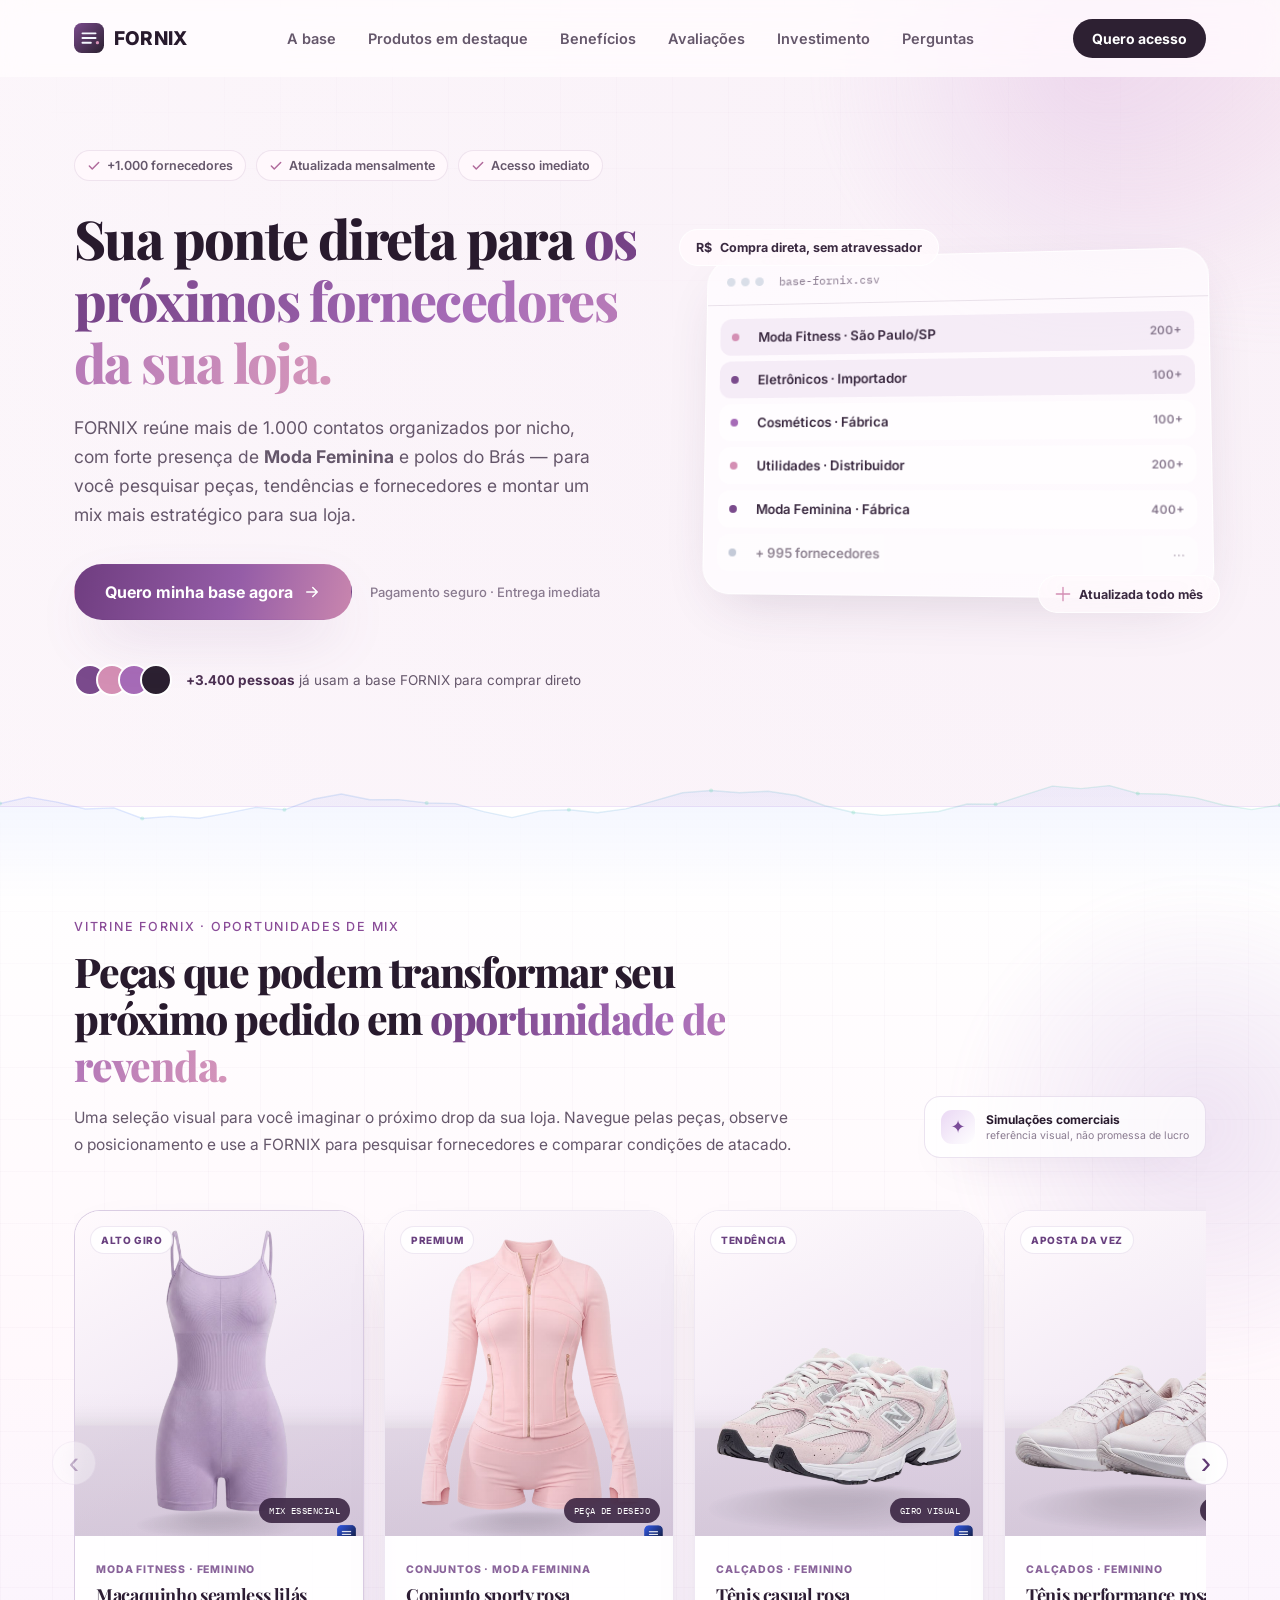
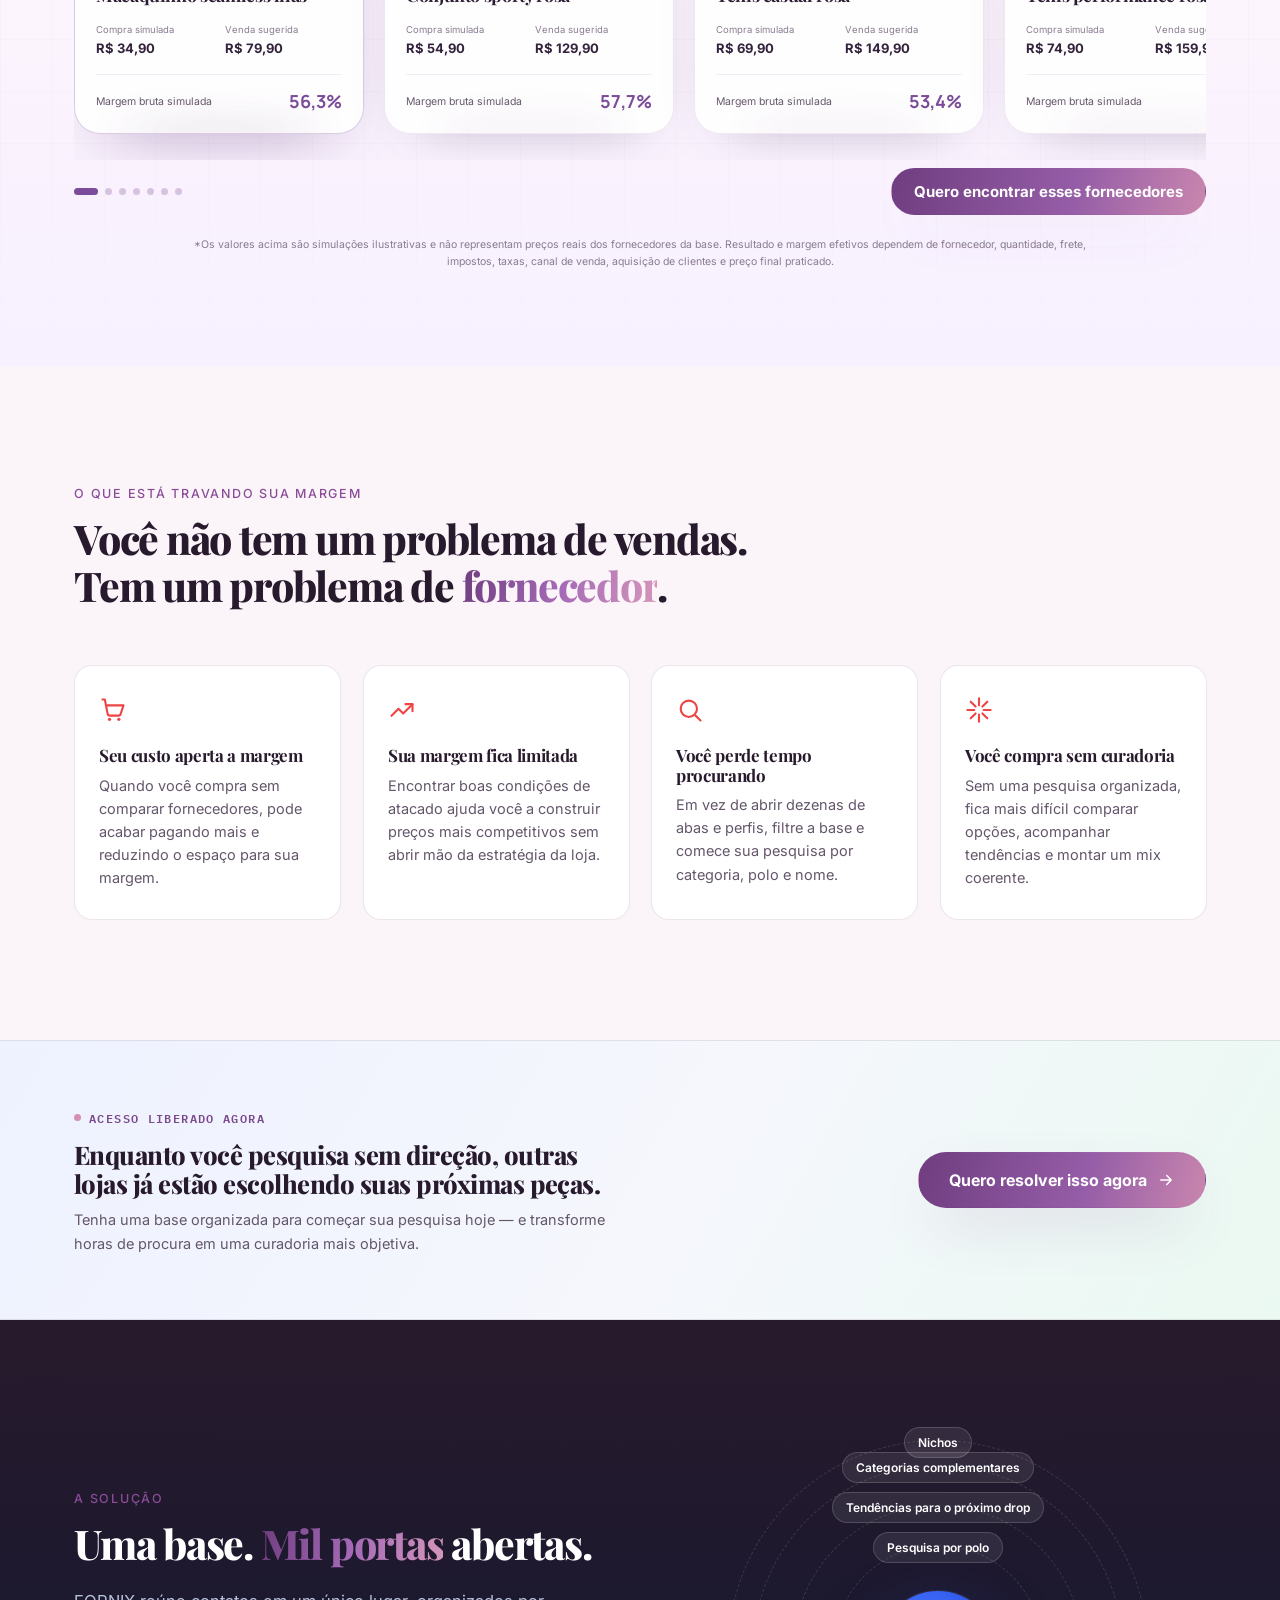
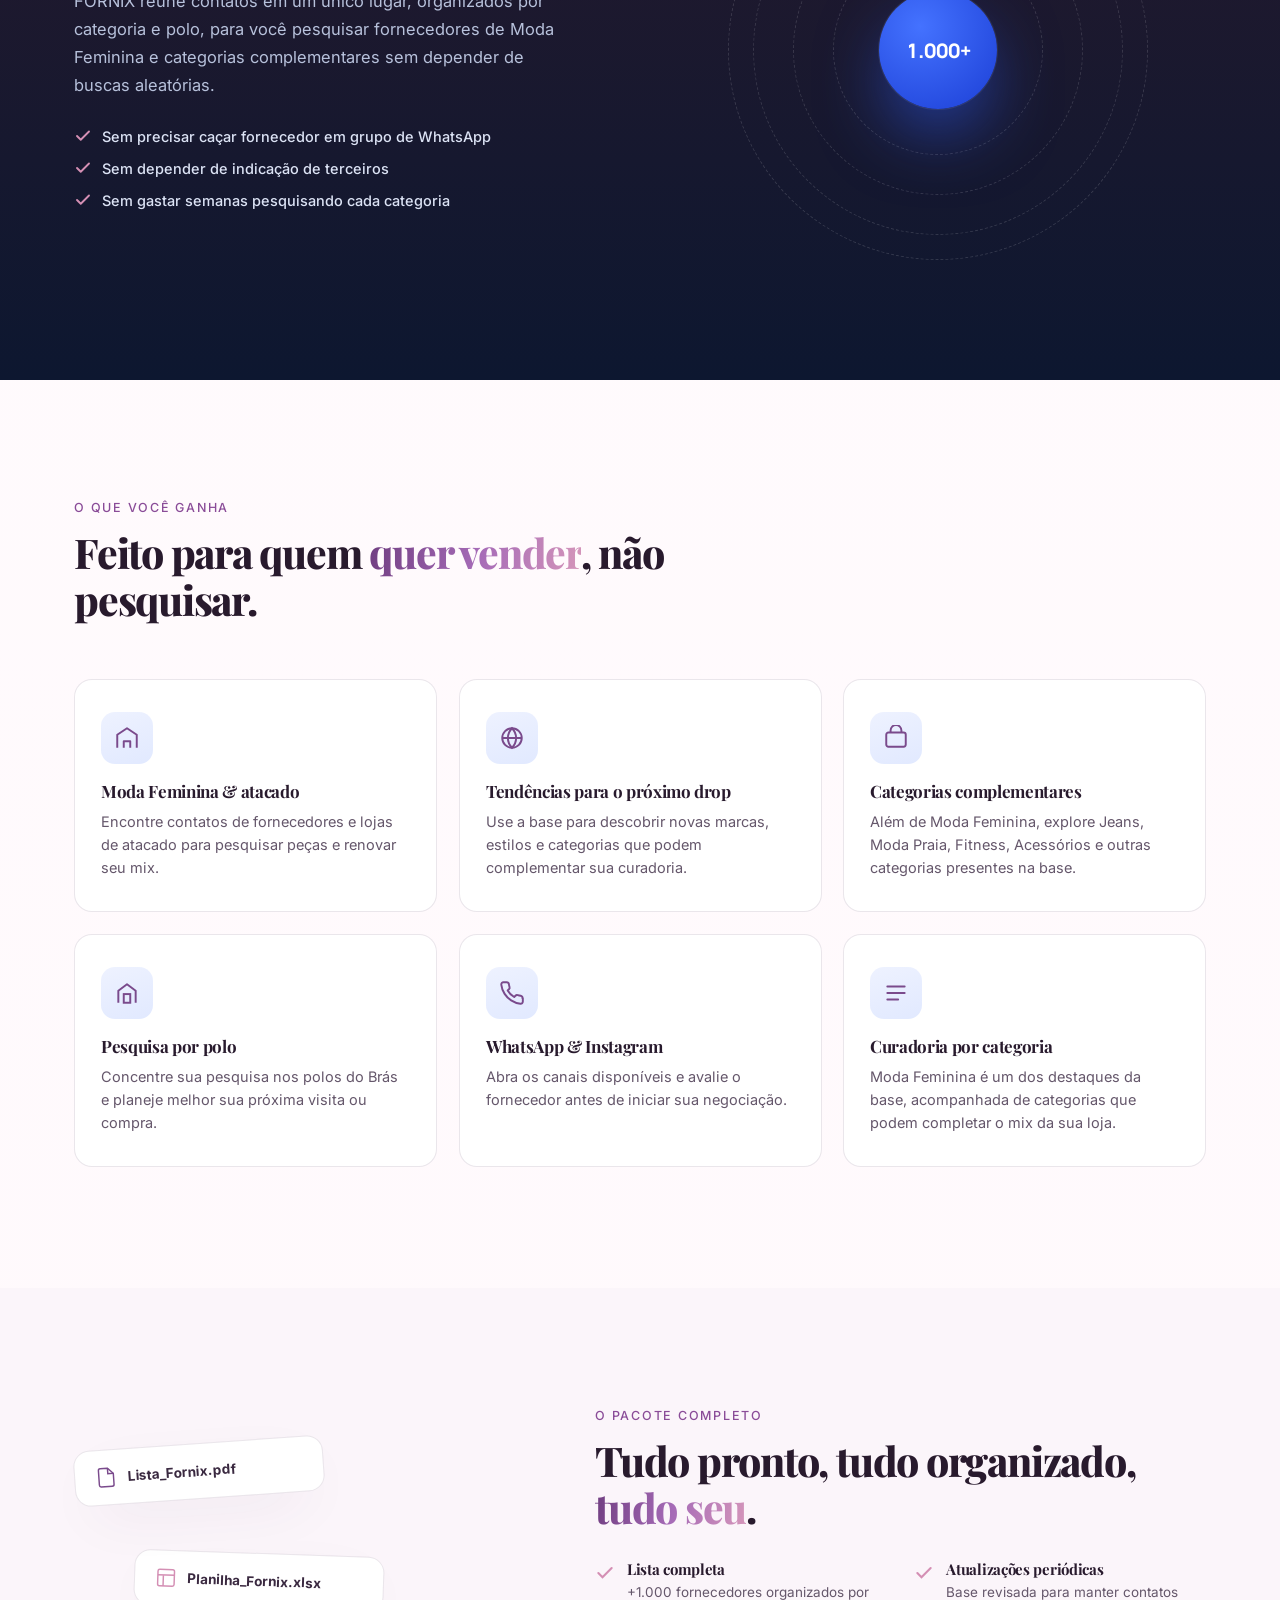
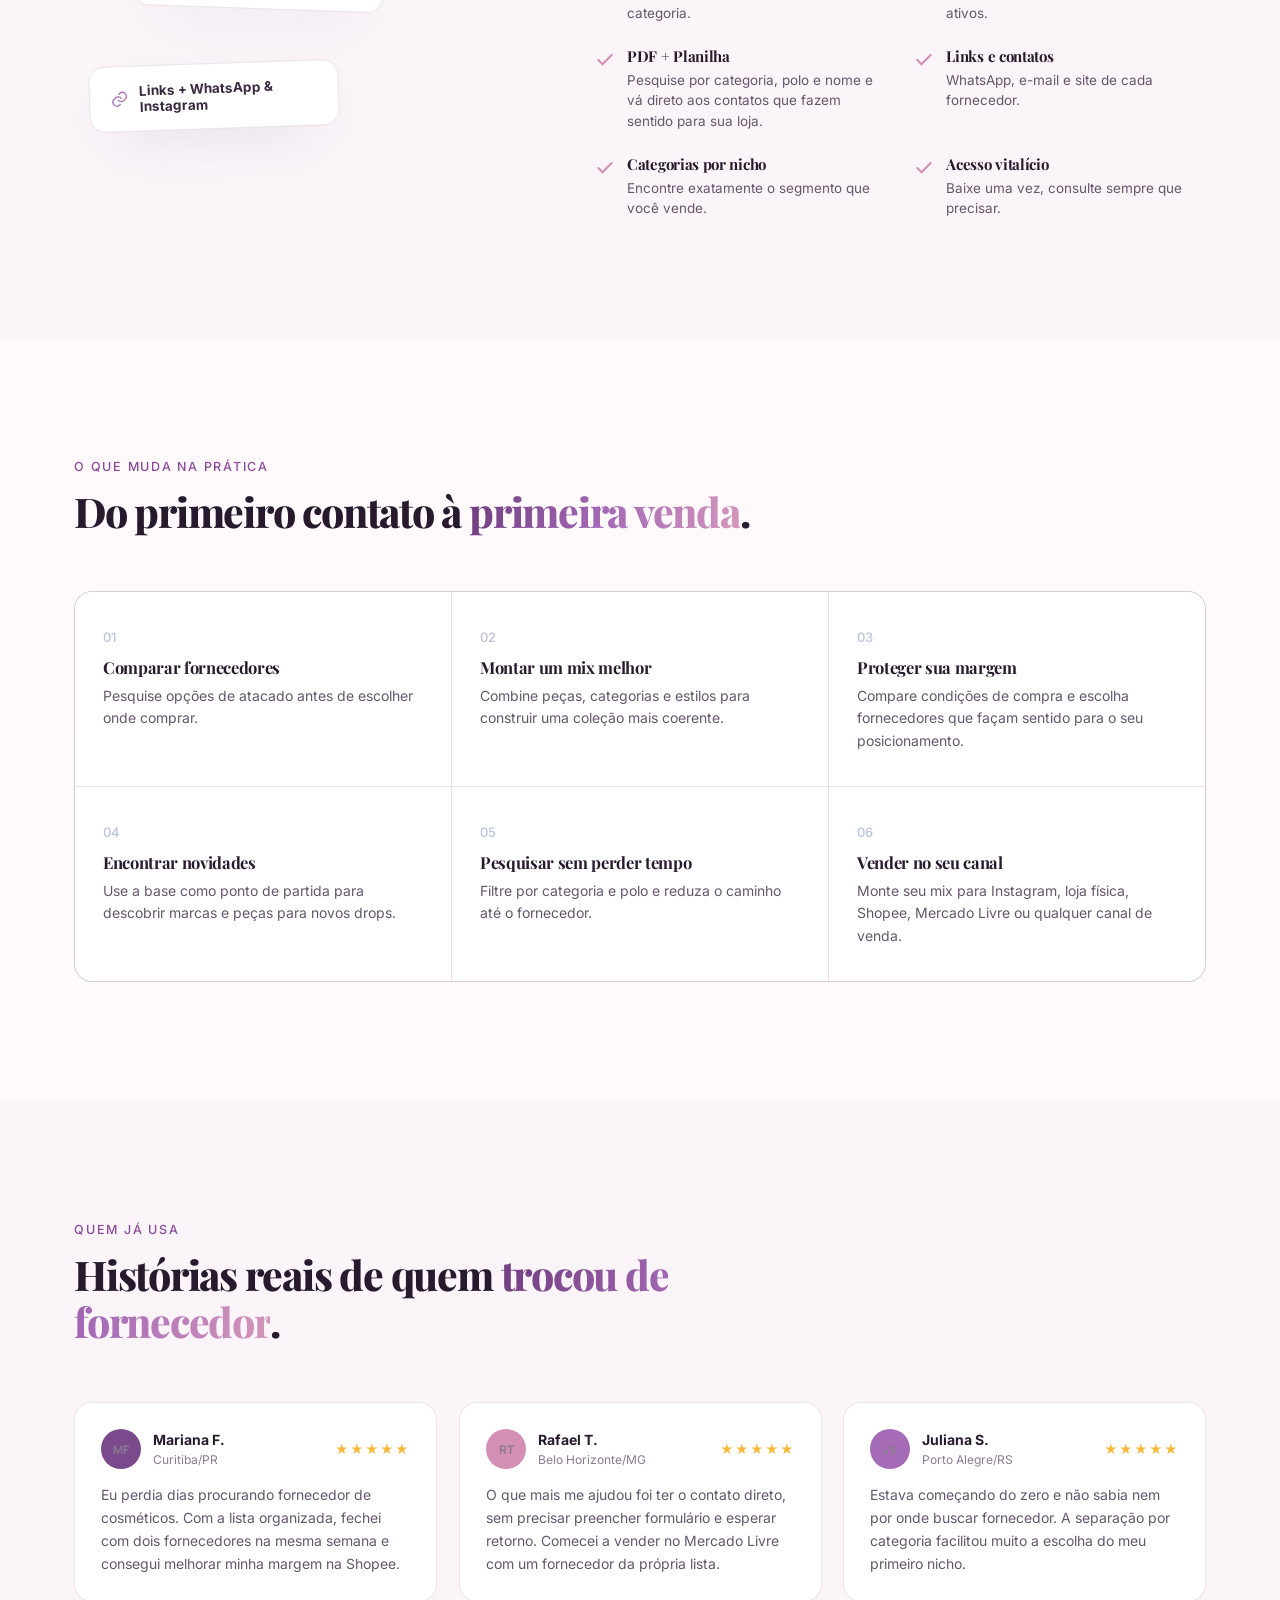
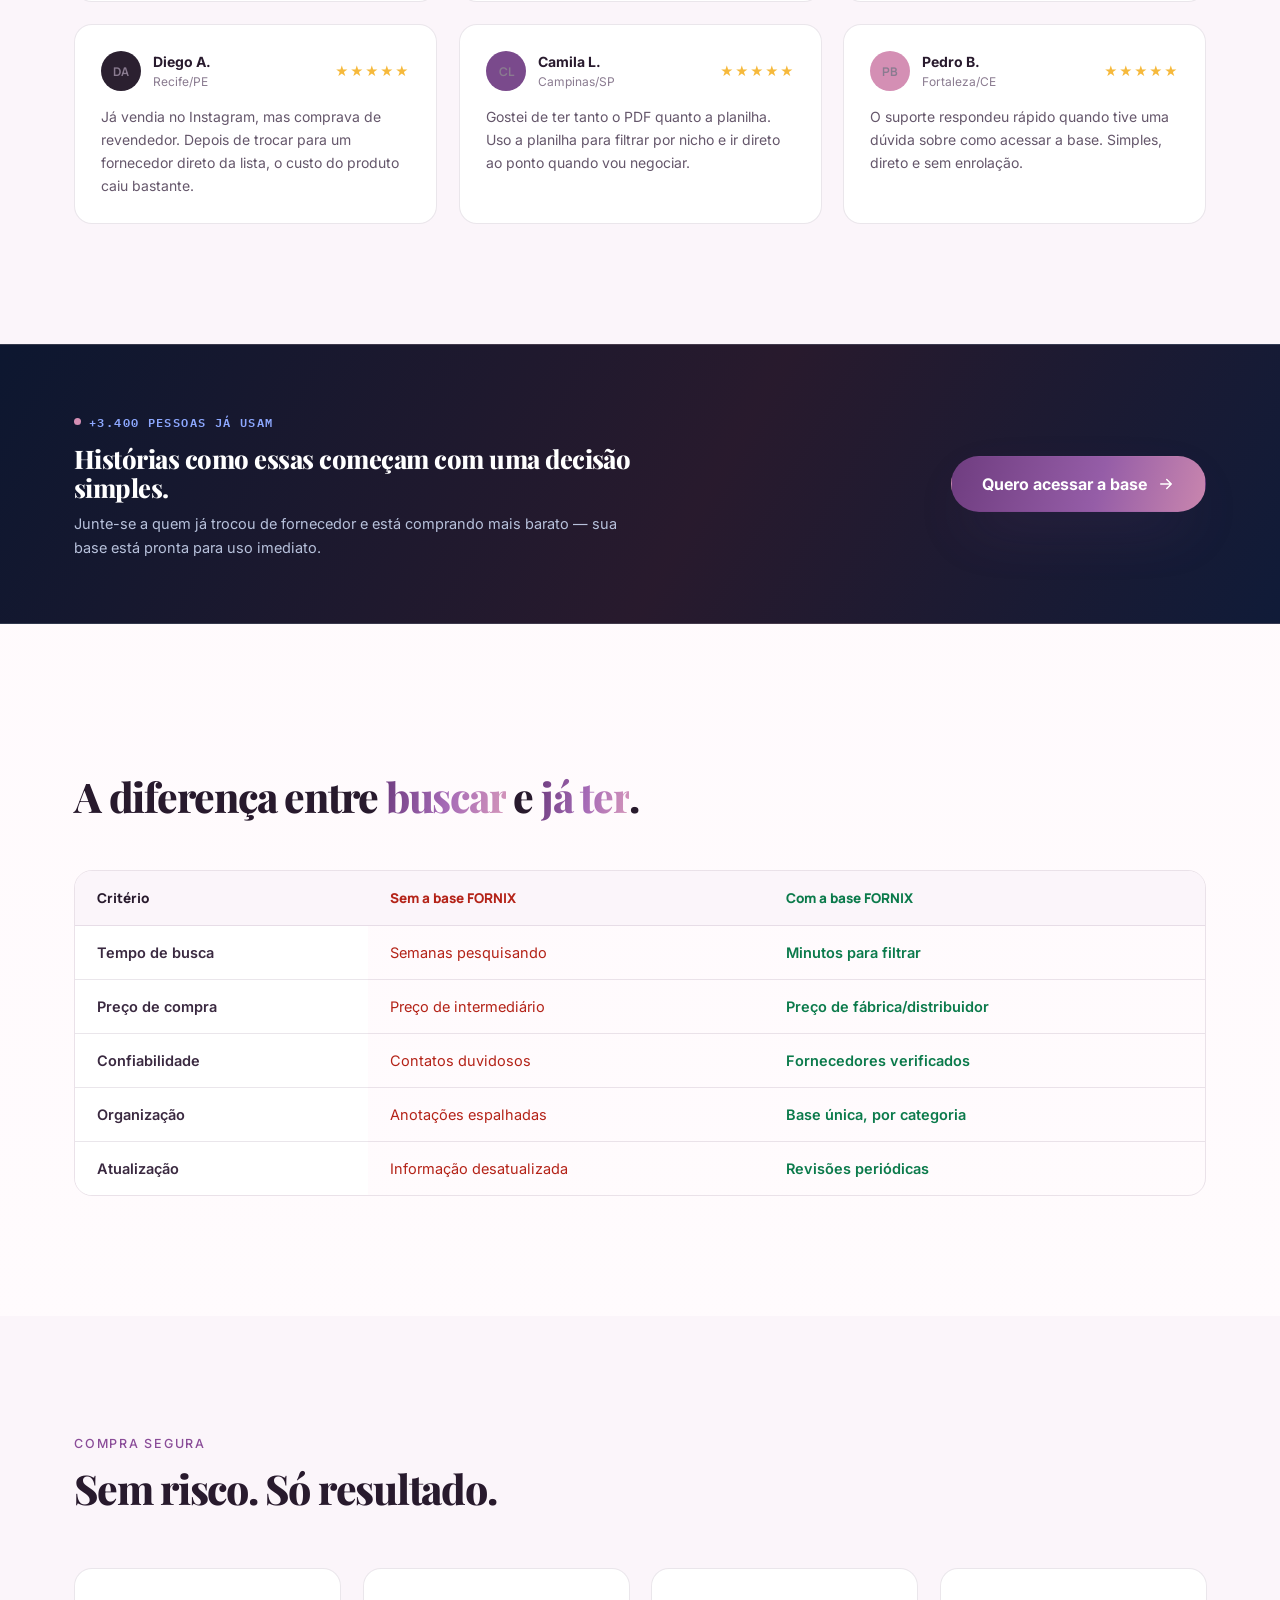
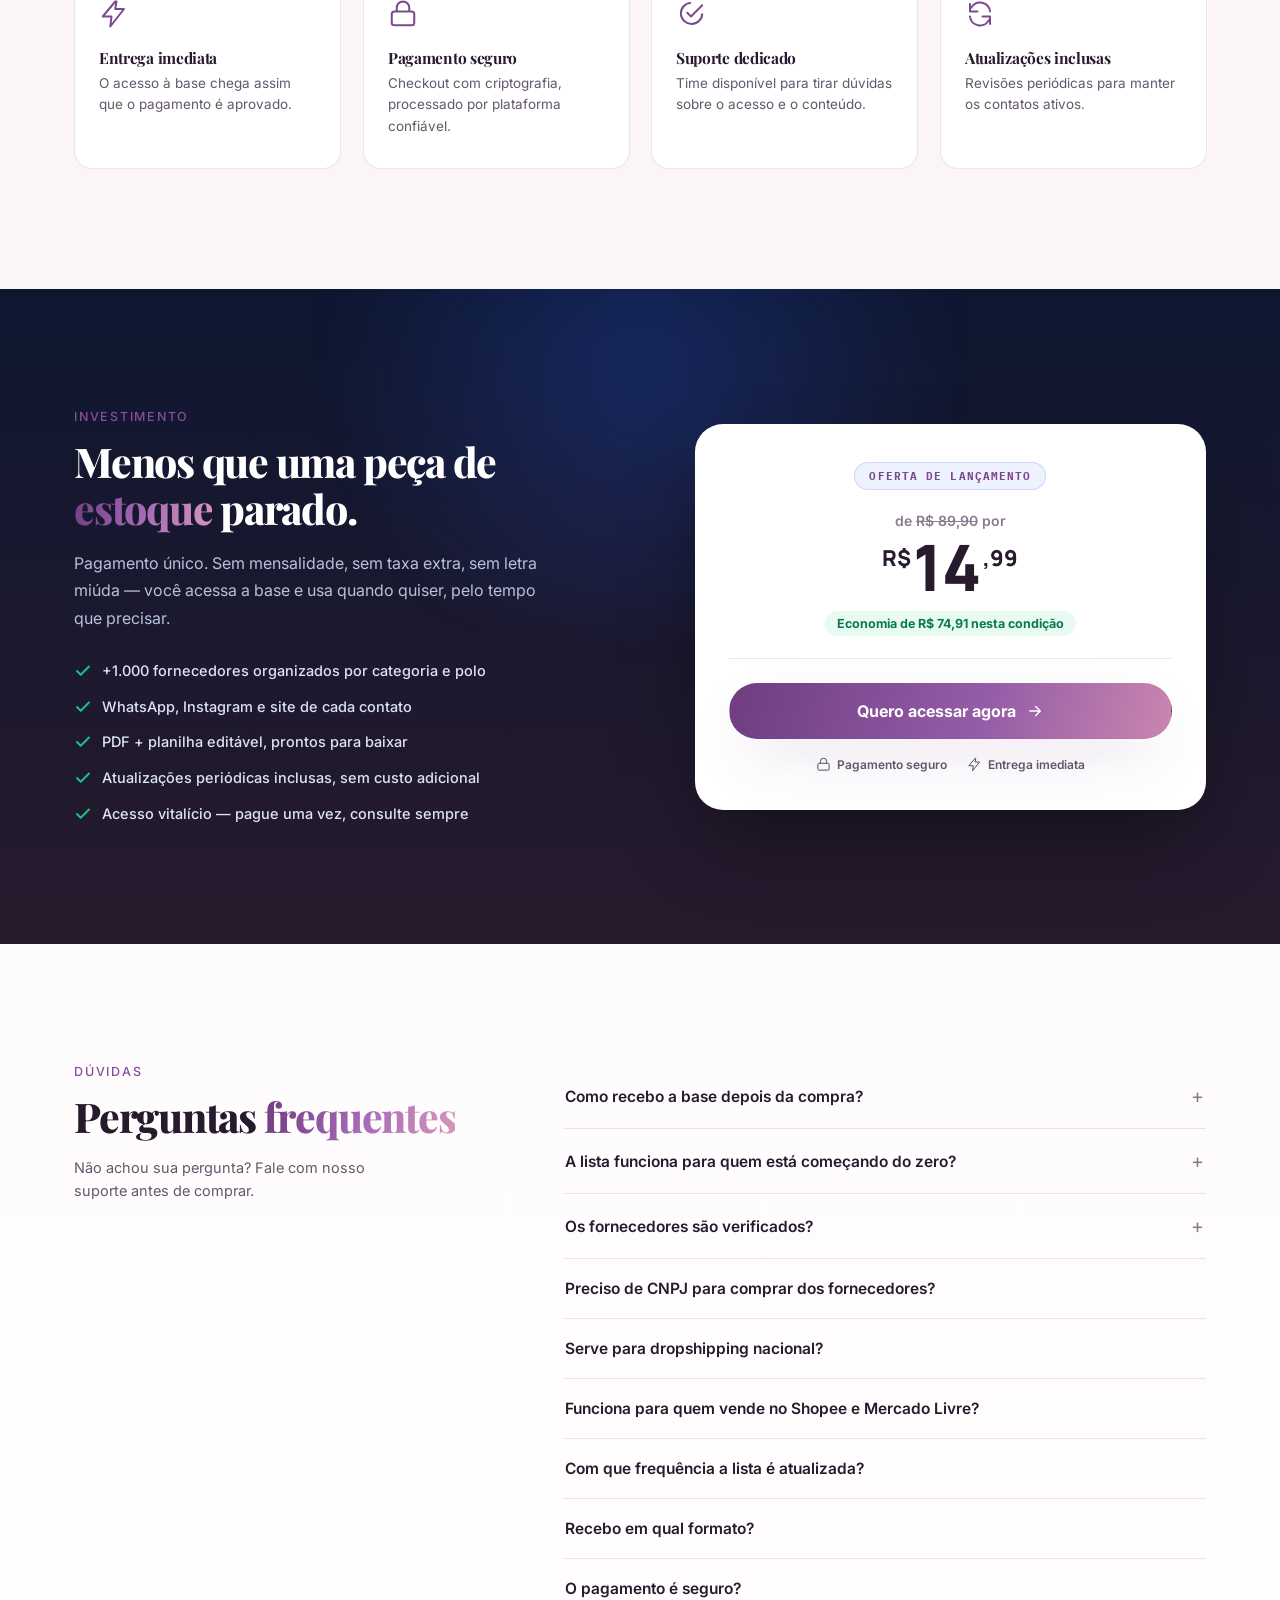
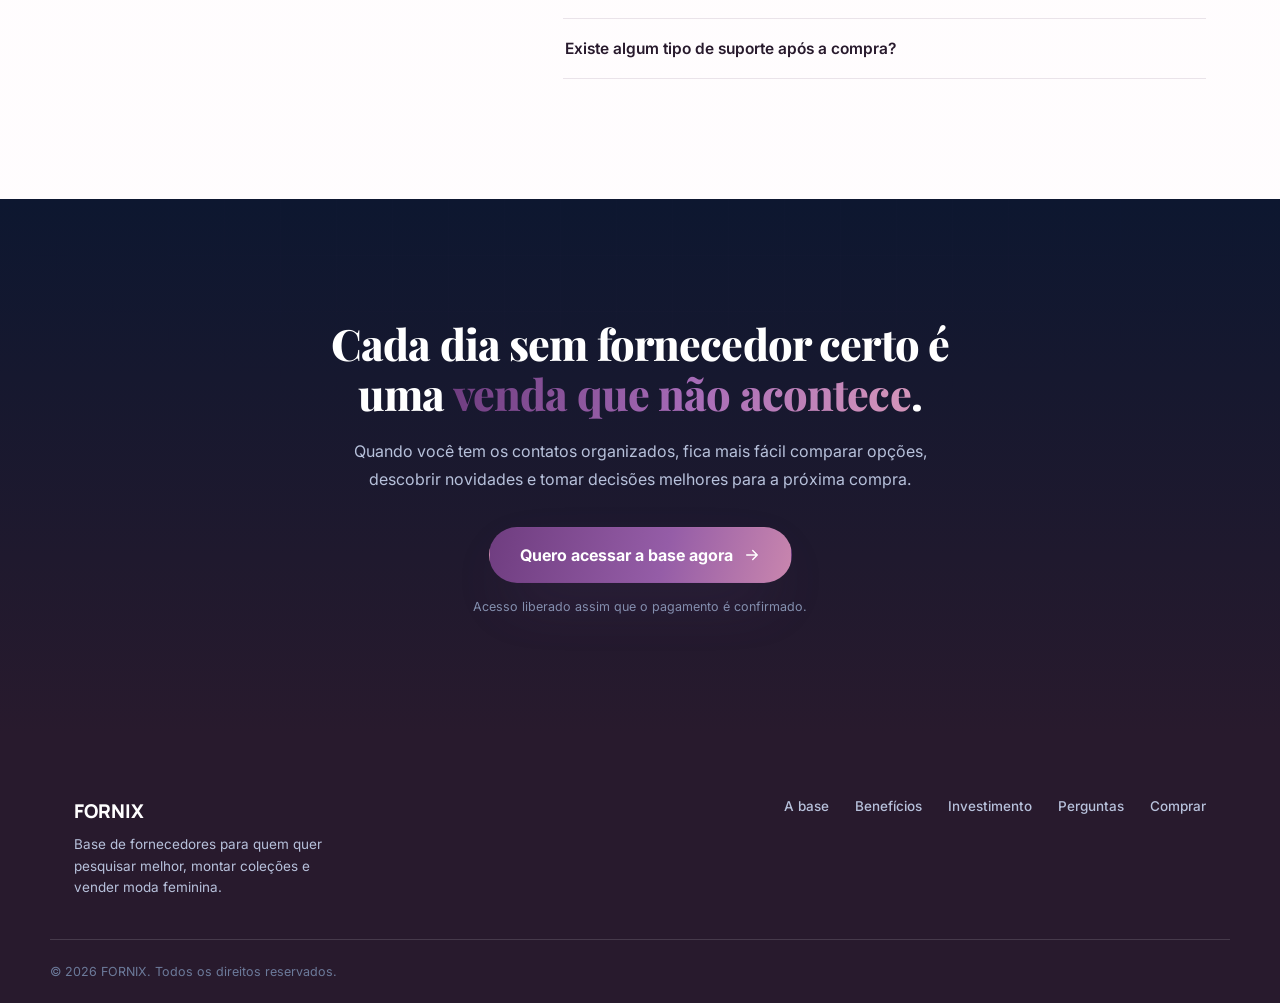
<file: index.html>
<!DOCTYPE html>
<html lang="pt-BR">
<head>
<meta charset="UTF-8">
<meta name="viewport" content="width=device-width, initial-scale=1.0">
<title>FORNIX — Fornecedores de Moda Feminina | Base para sua Loja</title>
<meta name="description" content="Acesse a base FORNIX com mais de 1.000 fornecedores, fábricas, importadores e distribuidores verificados. Compre direto, sem intermediários, e revenda com mais margem no Shopee, Mercado Livre e Instagram.">
<meta name="keywords" content="moda feminina, fornecedores de moda, atacado feminino, roupas femininas, Brás, fornecedores para loja, revenda">
<meta name="robots" content="index, follow">
<link rel="canonical" href="https://SEU-DOMINIO-AQUI.com/">

<!-- Open Graph -->
<meta property="og:type" content="website">
<meta property="og:title" content="FORNIX — Fornecedores de Moda Feminina">
<meta property="og:description" content="Compre direto de fábricas, importadoras e distribuidoras. Mais de 1.000 contatos verificados e organizados por nicho, prontos para você economizar e lucrar mais.">
<meta property="og:image" content="assets/images/og-cover.jpg">
<meta property="og:url" content="https://SEU-DOMINIO-AQUI.com/">
<meta property="og:locale" content="pt_BR">

<!-- Twitter -->
<meta name="twitter:card" content="summary_large_image">
<meta name="twitter:title" content="FORNIX — Fornecedores de Moda Feminina">
<meta name="twitter:description" content="Compre direto de fábricas, importadoras e distribuidoras verificadas. Organize seu negócio com uma base atualizada.">

<!-- Favicons -->
<link rel="icon" type="image/svg+xml" href="favicon.svg">
<link rel="apple-touch-icon" href="favicon.svg">

<!-- Fonts -->
<link rel="preconnect" href="https://fonts.googleapis.com">
<link rel="preconnect" href="https://fonts.gstatic.com" crossorigin>
<link href="https://fonts.googleapis.com/css2?family=Inter:wght@400;500;600;700&family=Manrope:wght@500;700;800&family=IBM+Plex+Mono:wght@400;500&family=Playfair+Display:wght@500;600;700&display=swap" rel="stylesheet">

<link rel="stylesheet" href="style.css">

<!-- Schema.org: Product -->
<script type="application/ld+json">
{
  "@context": "https://schema.org",
  "@type": "Product",
  "name": "FORNIX — Base de Fornecedores",
  "description": "Base digital com mais de 1.000 fornecedores, fábricas, importadores e distribuidores verificados para compra direta e revenda.",
  "brand": { "@type": "Brand", "name": "FORNIX" },
  "offers": {
    "@type": "Offer",
    "priceCurrency": "BRL",
    "availability": "https://schema.org/InStock",
    "url": "https://pay.kiwify.com.br/vUJjeey"
  }
}
</script>

<!-- Schema.org: FAQ -->
<script type="application/ld+json">
{
  "@context": "https://schema.org",
  "@type": "FAQPage",
  "mainEntity": [
    {"@type":"Question","name":"Como recebo a base FORNIX depois da compra?","acceptedAnswer":{"@type":"Answer","text":"O acesso é liberado imediatamente após a confirmação do pagamento, por e-mail e em uma área de acesso exclusiva."}},
    {"@type":"Question","name":"A lista funciona para quem está começando do zero?","acceptedAnswer":{"@type":"Answer","text":"Sim. A base foi organizada por categoria e nível de investimento inicial, facilitando para quem nunca comprou de fornecedor antes."}}
  ]
}
</script>
</head>
<body>

<!-- ===================== FUNDO: gráfico em expansão + progresso ===================== -->
<canvas id="bgChart" aria-hidden="true"></canvas>
<div class="scroll-progress" id="scrollProgress" aria-hidden="true"></div>

<!-- ===================== NAV ===================== -->
<header class="nav" id="nav">
  <div class="container nav__inner">
    <a href="#topo" class="nav__brand" aria-label="FORNIX — página inicial">
      <svg width="30" height="30" viewBox="0 0 64 64" fill="none" aria-hidden="true">
        <rect width="64" height="64" rx="16" fill="url(#navGrad)"/>
        <path d="M18 22h28M18 32h28M18 42h18" stroke="#F4F7FF" stroke-width="4" stroke-linecap="round"/>
        <circle cx="50" cy="42" r="3.5" fill="#D48FB4"/>
        <defs><linearGradient id="navGrad" x1="0" y1="0" x2="1" y2="1">
          <stop offset="0%" stop-color="#7A4A8C"/><stop offset="100%" stop-color="#2B2030"/>
        </linearGradient></defs>
      </svg>
      <span>FORNIX</span>
    </a>
    <nav class="nav__links" aria-label="Navegação principal">
      <a href="#solucao">A base</a>
      <a href="#produtos">Produtos em destaque</a>
      <a href="#beneficios">Benefícios</a>
      <a href="#avaliacoes">Avaliações</a>
      <a href="#preco">Investimento</a>
      <a href="#faq">Perguntas</a>
    </nav>
    <a href="https://pay.kiwify.com.br/vUJjeey" class="btn btn--nav" data-cta="nav">Quero acesso</a>
  </div>
</header>

<main id="topo">

<!-- ===================== 1. HERO ===================== -->
<section class="hero" aria-label="Apresentação">
  <div class="hero__glow" aria-hidden="true"></div>
  <div class="hero__grid" aria-hidden="true"></div>

  <div class="container hero__inner">
    <div class="hero__copy" data-reveal="fade-right">
      <div class="badge-row">
        <span class="badge"><svg width="14" height="14" viewBox="0 0 24 24" fill="none"><path d="M20 6L9 17l-5-5" stroke="#D48FB4" stroke-width="2.5" stroke-linecap="round" stroke-linejoin="round"/></svg>+1.000 fornecedores</span>
        <span class="badge"><svg width="14" height="14" viewBox="0 0 24 24" fill="none"><path d="M20 6L9 17l-5-5" stroke="#D48FB4" stroke-width="2.5" stroke-linecap="round" stroke-linejoin="round"/></svg>Atualizada mensalmente</span>
        <span class="badge"><svg width="14" height="14" viewBox="0 0 24 24" fill="none"><path d="M20 6L9 17l-5-5" stroke="#D48FB4" stroke-width="2.5" stroke-linecap="round" stroke-linejoin="round"/></svg>Acesso imediato</span>
      </div>

      <h1 class="hero__title">Sua ponte direta para <span class="grad-text">os próximos fornecedores da sua loja.</span></h1>
      <p class="hero__subtitle">FORNIX reúne mais de 1.000 contatos organizados por nicho, com forte presença de <b>Moda Feminina</b> e polos do Brás — para você pesquisar peças, tendências e fornecedores e montar um mix mais estratégico para sua loja.</p>

      <div class="hero__actions">
        <a href="https://pay.kiwify.com.br/vUJjeey" class="btn btn--primary btn--lg" data-cta="hero">
          <span>Quero minha base agora</span>
          <svg width="18" height="18" viewBox="0 0 24 24" fill="none"><path d="M5 12h14M13 6l6 6-6 6" stroke="currentColor" stroke-width="2" stroke-linecap="round" stroke-linejoin="round"/></svg>
        </a>
        <span class="hero__hint">Pagamento seguro · Entrega imediata</span>
      </div>

      <div class="hero__proof">
        <div class="avatars" aria-hidden="true">
          <span class="avatar" style="--c:#7A4A8C"></span>
          <span class="avatar" style="--c:#D48FB4"></span>
          <span class="avatar" style="--c:#A66BB7"></span>
          <span class="avatar" style="--c:#2B2030"></span>
        </div>
        <p><strong>+<span class="counter" data-target="3400">3.400</span> pessoas</strong> já usam a base FORNIX para comprar direto</p>
      </div>
    </div>

    <div class="hero__visual" data-reveal="fade-left">
      <div class="dash-card tilt" id="dashCard">
        <div class="dash-card__bar">
          <div class="dash-card__dots"><span></span><span></span><span></span></div>
          <span class="dash-card__title">base-fornix.csv</span>
        </div>
        <div class="dash-card__rows" id="dashRows">
          <div class="dash-row"><span class="dot" style="--c:#D48FB4"></span><span>Moda Fitness · São Paulo/SP</span><span class="mono">200+</span></div>
          <div class="dash-row"><span class="dot" style="--c:#7A4A8C"></span><span>Eletrônicos · Importador</span><span class="mono">100+</span></div>
          <div class="dash-row"><span class="dot" style="--c:#A66BB7"></span><span>Cosméticos · Fábrica</span><span class="mono">100+</span></div>
          <div class="dash-row"><span class="dot" style="--c:#D48FB4"></span><span>Utilidades · Distribuidor</span><span class="mono">200+</span></div>
          <div class="dash-row"><span class="dot" style="--c:#7A4A8C"></span><span>Moda Feminina · Fábrica</span><span class="mono">400+</span></div>
          <div class="dash-row dash-row--ghost"><span class="dot" style="--c:#94A3B8"></span><span>+ 995 fornecedores</span><span class="mono">···</span></div>
        </div>
      </div>
      <div class="float-chip float-chip--top" aria-hidden="true">
        <span class="mono">R$</span> Compra direta, sem atravessador
      </div>
      <div class="float-chip float-chip--bottom" aria-hidden="true">
        <svg width="16" height="16" viewBox="0 0 24 24" fill="none"><path d="M12 2v20M2 12h20" stroke="#D48FB4" stroke-width="2" stroke-linecap="round"/></svg>
        Atualizada todo mês
      </div>
    </div>
  </div>
</section>

<!-- ===================== 2. PRODUTOS EM DESTAQUE ===================== -->
<section class="produtos-showcase" id="produtos" aria-label="Vitrine de produtos com potencial de revenda">
  <div class="produtos-showcase__glow" aria-hidden="true"></div>
  <div class="container">
    <div class="produtos-showcase__head" data-reveal="fade-up">
      <div>
        <p class="eyebrow">Vitrine FORNIX · oportunidades de mix</p>
        <h2 class="section-title">Peças que podem transformar seu próximo pedido em <span class="grad-text">oportunidade de revenda.</span></h2>
        <p class="produtos-showcase__sub">Uma seleção visual para você imaginar o próximo drop da sua loja. Navegue pelas peças, observe o posicionamento e use a FORNIX para pesquisar fornecedores e comparar condições de atacado.</p>
      </div>
      <div class="produtos-showcase__note">
        <span class="produtos-showcase__note-icon">✦</span>
        <span><strong>Simulações comerciais</strong><small>referência visual, não promessa de lucro</small></span>
      </div>
    </div>

    <div class="produtos-carousel" data-product-carousel>
      <button class="produtos-carousel__arrow produtos-carousel__arrow--prev" type="button" aria-label="Produto anterior" data-carousel-prev>‹</button>
      <div class="produtos-carousel__track" data-carousel-track tabindex="0" aria-label="Carrossel de produtos">

        <article class="produto-card produto-card--featured" data-reveal="fade-up">
          <div class="produto-card__visual">
            <span class="produto-card__tag">Alto giro</span>
            <img src="assets/images/products/produto-2.png" alt="Macaquinho fitness lilás feminino" loading="lazy">
            <span class="produto-card__float">MIX ESSENCIAL</span>
          </div>
          <div class="produto-card__body">
            <span class="produto-card__category">Moda Fitness · Feminino</span>
            <h3>Macaquinho seamless lilás</h3>
            <div class="produto-card__numbers"><span>Compra simulada <strong>R$ 34,90</strong></span><span>Venda sugerida <strong>R$ 79,90</strong></span></div>
            <div class="produto-card__margin"><span>Margem bruta simulada</span><strong>56,3%</strong></div>
          </div>
        </article>

        <article class="produto-card" data-reveal="fade-up">
          <div class="produto-card__visual">
            <span class="produto-card__tag">Premium</span>
            <img src="assets/images/products/produto-3.png" alt="Conjunto feminino rosa com jaqueta e short" loading="lazy">
            <span class="produto-card__float">PEÇA DE DESEJO</span>
          </div>
          <div class="produto-card__body">
            <span class="produto-card__category">Conjuntos · Moda Feminina</span>
            <h3>Conjunto sporty rosa</h3>
            <div class="produto-card__numbers"><span>Compra simulada <strong>R$ 54,90</strong></span><span>Venda sugerida <strong>R$ 129,90</strong></span></div>
            <div class="produto-card__margin"><span>Margem bruta simulada</span><strong>57,7%</strong></div>
          </div>
        </article>

        <article class="produto-card" data-reveal="fade-up">
          <div class="produto-card__visual">
            <span class="produto-card__tag">Tendência</span>
            <img src="assets/images/products/produto-4.png" alt="Tênis feminino rosa claro" loading="lazy">
            <span class="produto-card__float">GIRO VISUAL</span>
          </div>
          <div class="produto-card__body">
            <span class="produto-card__category">Calçados · Feminino</span>
            <h3>Tênis casual rosa</h3>
            <div class="produto-card__numbers"><span>Compra simulada <strong>R$ 69,90</strong></span><span>Venda sugerida <strong>R$ 149,90</strong></span></div>
            <div class="produto-card__margin"><span>Margem bruta simulada</span><strong>53,4%</strong></div>
          </div>
        </article>

        <article class="produto-card" data-reveal="fade-up">
          <div class="produto-card__visual">
            <span class="produto-card__tag">Aposta da vez</span>
            <img src="assets/images/products/produto-5.png" alt="Tênis esportivo feminino rosa claro" loading="lazy">
            <span class="produto-card__float">SPORTY CHIC</span>
          </div>
          <div class="produto-card__body">
            <span class="produto-card__category">Calçados · Feminino</span>
            <h3>Tênis performance rosa</h3>
            <div class="produto-card__numbers"><span>Compra simulada <strong>R$ 74,90</strong></span><span>Venda sugerida <strong>R$ 159,90</strong></span></div>
            <div class="produto-card__margin"><span>Margem bruta simulada</span><strong>53,2%</strong></div>
          </div>
        </article>

        <article class="produto-card" data-reveal="fade-up">
          <div class="produto-card__visual">
            <span class="produto-card__tag">Alto giro</span>
            <img src="assets/images/products/produto-6.png" alt="Saia preta feminina em camadas" loading="lazy">
            <span class="produto-card__float">LOOK DE IMPACTO</span>
          </div>
          <div class="produto-card__body">
            <span class="produto-card__category">Saias · Moda Feminina</span>
            <h3>Saia preta em camadas</h3>
            <div class="produto-card__numbers"><span>Compra simulada <strong>R$ 29,90</strong></span><span>Venda sugerida <strong>R$ 69,90</strong></span></div>
            <div class="produto-card__margin"><span>Margem bruta simulada</span><strong>57,2%</strong></div>
          </div>
        </article>

        <article class="produto-card" data-reveal="fade-up">
          <div class="produto-card__visual">
            <span class="produto-card__tag">Fashion</span>
            <img src="assets/images/products/produto-7.png" alt="Vestido curto marrom frente única feminino" loading="lazy">
            <span class="produto-card__float">PEÇA DE DESEJO</span>
          </div>
          <div class="produto-card__body">
            <span class="produto-card__category">Vestidos · Moda Feminina</span>
            <h3>Vestido halter chocolate</h3>
            <div class="produto-card__numbers"><span>Compra simulada <strong>R$ 39,90</strong></span><span>Venda sugerida <strong>R$ 94,90</strong></span></div>
            <div class="produto-card__margin"><span>Margem bruta simulada</span><strong>58,0%</strong></div>
          </div>
        </article>

        <article class="produto-card" data-reveal="fade-up">
          <div class="produto-card__visual">
            <span class="produto-card__tag">Versátil</span>
            <img src="assets/images/products/produto-8.png" alt="Blusa preta feminina com amarração lateral" loading="lazy">
            <span class="produto-card__float">BÁSICO PREMIUM</span>
          </div>
          <div class="produto-card__body">
            <span class="produto-card__category">Blusas · Moda Feminina</span>
            <h3>Blusa drapeada com faixa</h3>
            <div class="produto-card__numbers"><span>Compra simulada <strong>R$ 24,90</strong></span><span>Venda sugerida <strong>R$ 64,90</strong></span></div>
            <div class="produto-card__margin"><span>Margem bruta simulada</span><strong>61,6%</strong></div>
          </div>
        </article>

        <article class="produto-card" data-reveal="fade-up">
          <div class="produto-card__visual">
            <span class="produto-card__tag">Mix essencial</span>
            <img src="assets/images/products/produto-9.png" alt="Calça preta wide leg feminina" loading="lazy">
            <span class="produto-card__float">FÁCIL DE VENDER</span>
          </div>
          <div class="produto-card__body">
            <span class="produto-card__category">Calças · Moda Feminina</span>
            <h3>Calça wide leg alfaiatada</h3>
            <div class="produto-card__numbers"><span>Compra simulada <strong>R$ 44,90</strong></span><span>Venda sugerida <strong>R$ 99,90</strong></span></div>
            <div class="produto-card__margin"><span>Margem bruta simulada</span><strong>55,1%</strong></div>
          </div>
        </article>

        <article class="produto-card" data-reveal="fade-up">
          <div class="produto-card__visual">
            <span class="produto-card__tag">Premium</span>
            <img src="assets/images/products/produto-10.png" alt="Vestido longo azul marinho de um ombro feminino" loading="lazy">
            <span class="produto-card__float">VALOR PERCEBIDO</span>
          </div>
          <div class="produto-card__body">
            <span class="produto-card__category">Vestidos · Moda Feminina</span>
            <h3>Vestido longo assimétrico</h3>
            <div class="produto-card__numbers"><span>Compra simulada <strong>R$ 59,90</strong></span><span>Venda sugerida <strong>R$ 139,90</strong></span></div>
            <div class="produto-card__margin"><span>Margem bruta simulada</span><strong>57,2%</strong></div>
          </div>
        </article>
      </div>
      <button class="produtos-carousel__arrow produtos-carousel__arrow--next" type="button" aria-label="Próximo produto" data-carousel-next>›</button>
    </div>

    <div class="produtos-carousel__footer">
      <div class="produtos-carousel__dots" data-carousel-dots aria-label="Navegação do carrossel"></div>
      <a href="https://pay.kiwify.com.br/vUJjeey" class="btn btn--primary" data-cta="produtos-destaque">Quero encontrar esses fornecedores</a>
    </div>
    <p class="produtos-showcase__disclaimer">*Os valores acima são simulações ilustrativas e não representam preços reais dos fornecedores da base. Resultado e margem efetivos dependem de fornecedor, quantidade, frete, impostos, taxas, canal de venda, aquisição de clientes e preço final praticado.</p>
  </div>
</section>

<!-- ===================== 2. PROBLEMA ===================== -->
<section class="problema" id="problema" aria-label="O problema">
  <div class="container">
    <p class="eyebrow" data-reveal="fade-up">O que está travando sua margem</p>
    <h2 class="section-title" data-reveal="fade-up">Você não tem um problema de vendas. Tem um problema de <span class="grad-text">fornecedor</span>.</h2>

    <div class="problema__grid">
      <div class="problema__card" data-reveal="fade-up">
        <svg width="28" height="28" viewBox="0 0 24 24" fill="none"><path d="M3 3h2l2.4 12.2a2 2 0 0 0 2 1.6h7.2a2 2 0 0 0 2-1.6L21 8H6" stroke="#EF4444" stroke-width="1.8" stroke-linecap="round" stroke-linejoin="round"/><circle cx="9" cy="20" r="1.4" fill="#EF4444"/><circle cx="17" cy="20" r="1.4" fill="#EF4444"/></svg>
        <h3>Seu custo aperta a margem</h3>
        <p>Quando você compra sem comparar fornecedores, pode acabar pagando mais e reduzindo o espaço para sua margem.</p>
      </div>
      <div class="problema__card" data-reveal="fade-up">
        <svg width="28" height="28" viewBox="0 0 24 24" fill="none"><path d="M3 17l6-6 4 4 8-8" stroke="#EF4444" stroke-width="1.8" stroke-linecap="round" stroke-linejoin="round"/><path d="M15 7h6v6" stroke="#EF4444" stroke-width="1.8" stroke-linecap="round" stroke-linejoin="round"/></svg>
        <h3>Sua margem fica limitada</h3>
        <p>Encontrar boas condições de atacado ajuda você a construir preços mais competitivos sem abrir mão da estratégia da loja.</p>
      </div>
      <div class="problema__card" data-reveal="fade-up">
        <svg width="28" height="28" viewBox="0 0 24 24" fill="none"><circle cx="11" cy="11" r="7" stroke="#EF4444" stroke-width="1.8"/><path d="M21 21l-4.3-4.3" stroke="#EF4444" stroke-width="1.8" stroke-linecap="round"/></svg>
        <h3>Você perde tempo procurando</h3>
        <p>Em vez de abrir dezenas de abas e perfis, filtre a base e comece sua pesquisa por categoria, polo e nome.</p>
      </div>
      <div class="problema__card" data-reveal="fade-up">
        <svg width="28" height="28" viewBox="0 0 24 24" fill="none"><path d="M12 2v6M12 16v6M4.9 4.9l4.2 4.2M14.9 14.9l4.2 4.2M2 12h6M16 12h6M4.9 19.1l4.2-4.2M14.9 9.1l4.2-4.2" stroke="#EF4444" stroke-width="1.8" stroke-linecap="round"/></svg>
        <h3>Você compra sem curadoria</h3>
        <p>Sem uma pesquisa organizada, fica mais difícil comparar opções, acompanhar tendências e montar um mix coerente.</p>
      </div>
    </div>
  </div>
</section>

<!-- ===================== CTA INTERMEDIÁRIA 1 ===================== -->
<section class="cta-strip" aria-label="Chamada para ação">
  <div class="container cta-strip__inner" data-reveal="fade-up">
    <div class="cta-strip__copy">
      <span class="cta-strip__badge"><span class="cta-strip__pulse" aria-hidden="true"></span>Acesso liberado agora</span>
      <h3>Enquanto você pesquisa sem direção, outras lojas já estão escolhendo suas próximas peças.</h3>
      <p>Tenha uma base organizada para começar sua pesquisa hoje — e transforme horas de procura em uma curadoria mais objetiva.</p>
    </div>
    <a href="https://pay.kiwify.com.br/vUJjeey" class="btn btn--primary btn--lg" data-cta="meio-problema">
      <span>Quero resolver isso agora</span>
      <svg width="18" height="18" viewBox="0 0 24 24" fill="none"><path d="M5 12h14M13 6l6 6-6 6" stroke="currentColor" stroke-width="2" stroke-linecap="round" stroke-linejoin="round"/></svg>
    </a>
  </div>
</section>

<!-- ===================== 3. SOLUÇÃO ===================== -->
<section class="solucao" id="solucao" aria-label="A solução">
  <div class="hero__grid hero__grid--dark" aria-hidden="true"></div>
  <div class="container solucao__inner">
    <div data-reveal="fade-right">
      <p class="eyebrow eyebrow--light">A solução</p>
      <h2 class="section-title section-title--light">Uma base. <span class="grad-text">Mil portas</span> abertas.</h2>
      <p class="solucao__text">FORNIX reúne contatos em um único lugar, organizados por categoria e polo, para você pesquisar fornecedores de Moda Feminina e categorias complementares sem depender de buscas aleatórias.</p>
      <ul class="solucao__list">
        <li><svg width="18" height="18" viewBox="0 0 24 24" fill="none"><path d="M20 6L9 17l-5-5" stroke="#D48FB4" stroke-width="2.5" stroke-linecap="round" stroke-linejoin="round"/></svg>Sem precisar caçar fornecedor em grupo de WhatsApp</li>
        <li><svg width="18" height="18" viewBox="0 0 24 24" fill="none"><path d="M20 6L9 17l-5-5" stroke="#D48FB4" stroke-width="2.5" stroke-linecap="round" stroke-linejoin="round"/></svg>Sem depender de indicação de terceiros</li>
        <li><svg width="18" height="18" viewBox="0 0 24 24" fill="none"><path d="M20 6L9 17l-5-5" stroke="#D48FB4" stroke-width="2.5" stroke-linecap="round" stroke-linejoin="round"/></svg>Sem gastar semanas pesquisando cada categoria</li>
      </ul>
    </div>
    <div class="solucao__visual" data-reveal="fade-left">
      <div class="orbit-wrap" id="orbitWrap">
        <div class="orbit-core"><span class="counter" data-target="1000">1.000</span>+</div>
        <div class="orbit orbit--1"><span class="orbit-node">Pesquisa por polo</span></div>
        <div class="orbit orbit--2"><span class="orbit-node">Tendências para o próximo drop</span></div>
        <div class="orbit orbit--3"><span class="orbit-node">Categorias complementares</span></div>
        <div class="orbit orbit--4"><span class="orbit-node">Nichos</span></div>
      </div>
    </div>
  </div>
</section>

<!-- ===================== 4. BENEFÍCIOS ===================== -->
<section class="beneficios" id="beneficios" aria-label="Benefícios">
  <div class="container">
    <p class="eyebrow" data-reveal="fade-up">O que você ganha</p>
    <h2 class="section-title" data-reveal="fade-up">Feito para quem <span class="grad-text">quer vender</span>, não pesquisar.</h2>

    <div class="cards-grid">
      <div class="benefit-card tilt" data-reveal="fade-up">
        <div class="benefit-card__icon"><svg width="26" height="26" viewBox="0 0 24 24" fill="none"><path d="M3 21V9l9-6 9 6v12" stroke="#7A4A8C" stroke-width="1.8" stroke-linejoin="round"/><path d="M9 21v-6h6v6" stroke="#7A4A8C" stroke-width="1.8" stroke-linejoin="round"/></svg></div>
        <h3>Moda Feminina & atacado</h3>
        <p>Encontre contatos de fornecedores e lojas de atacado para pesquisar peças e renovar seu mix.</p>
      </div>
      <div class="benefit-card tilt" data-reveal="fade-up">
        <div class="benefit-card__icon"><svg width="26" height="26" viewBox="0 0 24 24" fill="none"><circle cx="12" cy="12" r="9" stroke="#7A4A8C" stroke-width="1.8"/><path d="M3 12h18M12 3c2.5 2.6 3.8 5.8 3.8 9s-1.3 6.4-3.8 9c-2.5-2.6-3.8-5.8-3.8-9S9.5 5.6 12 3z" stroke="#7A4A8C" stroke-width="1.8"/></svg></div>
        <h3>Tendências para o próximo drop</h3>
        <p>Use a base para descobrir novas marcas, estilos e categorias que podem complementar sua curadoria.</p>
      </div>
      <div class="benefit-card tilt" data-reveal="fade-up">
        <div class="benefit-card__icon"><svg width="26" height="26" viewBox="0 0 24 24" fill="none"><rect x="3" y="7" width="18" height="13" rx="2" stroke="#7A4A8C" stroke-width="1.8"/><path d="M7 7V5a5 5 0 0 1 10 0v2" stroke="#7A4A8C" stroke-width="1.8"/></svg></div>
        <h3>Categorias complementares</h3>
        <p>Além de Moda Feminina, explore Jeans, Moda Praia, Fitness, Acessórios e outras categorias presentes na base.</p>
      </div>
      <div class="benefit-card tilt" data-reveal="fade-up">
        <div class="benefit-card__icon"><svg width="26" height="26" viewBox="0 0 24 24" fill="none"><path d="M4 21V10l8-6 8 6v11" stroke="#7A4A8C" stroke-width="1.8" stroke-linejoin="round"/><rect x="9" y="13" width="6" height="8" stroke="#7A4A8C" stroke-width="1.8"/></svg></div>
        <h3>Pesquisa por polo</h3>
        <p>Concentre sua pesquisa nos polos do Brás e planeje melhor sua próxima visita ou compra.</p>
      </div>
      <div class="benefit-card tilt" data-reveal="fade-up">
        <div class="benefit-card__icon"><svg width="26" height="26" viewBox="0 0 24 24" fill="none"><path d="M22 16.9v3a2 2 0 0 1-2.2 2 19.8 19.8 0 0 1-8.6-3.1 19.5 19.5 0 0 1-6-6A19.8 19.8 0 0 1 2.1 4.2 2 2 0 0 1 4.1 2h3a2 2 0 0 1 2 1.7c.1.9.3 1.8.6 2.7a2 2 0 0 1-.5 2.1L8 9.7a16 16 0 0 0 6 6l1.2-1.2a2 2 0 0 1 2.1-.5c.9.3 1.8.5 2.7.6a2 2 0 0 1 1.7 2.3z" stroke="#7A4A8C" stroke-width="1.8" stroke-linejoin="round"/></svg></div>
        <h3>WhatsApp & Instagram</h3>
        <p>Abra os canais disponíveis e avalie o fornecedor antes de iniciar sua negociação.</p>
      </div>
      <div class="benefit-card tilt" data-reveal="fade-up">
        <div class="benefit-card__icon"><svg width="26" height="26" viewBox="0 0 24 24" fill="none"><path d="M4 6h16M4 12h16M4 18h10" stroke="#7A4A8C" stroke-width="1.8" stroke-linecap="round"/></svg></div>
        <h3>Curadoria por categoria</h3>
        <p>Moda Feminina é um dos destaques da base, acompanhada de categorias que podem completar o mix da sua loja.</p>
      </div>
    </div>
  </div>
</section>

<!-- ===================== 5. O QUE VOCÊ RECEBE ===================== -->
<section class="recebe" id="recebe" aria-label="O que você recebe">
  <div class="container recebe__inner">
    <div class="recebe__visual" data-reveal="fade-right">
      <div class="stack-card stack-card--1">
        <svg width="22" height="22" viewBox="0 0 24 24" fill="none"><path d="M14 2H6a2 2 0 0 0-2 2v16a2 2 0 0 0 2 2h12a2 2 0 0 0 2-2V8z" stroke="#7A4A8C" stroke-width="1.6"/><path d="M14 2v6h6" stroke="#7A4A8C" stroke-width="1.6"/></svg>
        <span>Lista_Fornix.pdf</span>
      </div>
      <div class="stack-card stack-card--2">
        <svg width="22" height="22" viewBox="0 0 24 24" fill="none"><rect x="3" y="3" width="18" height="18" rx="2" stroke="#D48FB4" stroke-width="1.6"/><path d="M3 9h18M9 21V9" stroke="#D48FB4" stroke-width="1.6"/></svg>
        <span>Planilha_Fornix.xlsx</span>
      </div>
      <div class="stack-card stack-card--3">
        <svg width="22" height="22" viewBox="0 0 24 24" fill="none"><path d="M10 13a5 5 0 0 0 7.5.5l2-2a5 5 0 0 0-7-7l-1.2 1.1" stroke="#A66BB7" stroke-width="1.6" stroke-linecap="round"/><path d="M14 11a5 5 0 0 0-7.5-.5l-2 2a5 5 0 0 0 7 7l1.1-1.1" stroke="#A66BB7" stroke-width="1.6" stroke-linecap="round"/></svg>
        <span>Links + WhatsApp & Instagram</span>
      </div>
    </div>
    <div data-reveal="fade-left">
      <p class="eyebrow">O pacote completo</p>
      <h2 class="section-title">Tudo pronto, tudo organizado, <span class="grad-text">tudo seu</span>.</h2>
      <div class="recebe__grid">
        <div class="recebe__item">
          <svg width="20" height="20" viewBox="0 0 24 24" fill="none"><path d="M20 6L9 17l-5-5" stroke="#D48FB4" stroke-width="2.5" stroke-linecap="round"/></svg>
          <div><h4>Lista completa</h4><p>+1.000 fornecedores organizados por categoria.</p></div>
        </div>
        <div class="recebe__item">
          <svg width="20" height="20" viewBox="0 0 24 24" fill="none"><path d="M20 6L9 17l-5-5" stroke="#D48FB4" stroke-width="2.5" stroke-linecap="round"/></svg>
          <div><h4>Atualizações periódicas</h4><p>Base revisada para manter contatos ativos.</p></div>
        </div>
        <div class="recebe__item">
          <svg width="20" height="20" viewBox="0 0 24 24" fill="none"><path d="M20 6L9 17l-5-5" stroke="#D48FB4" stroke-width="2.5" stroke-linecap="round"/></svg>
          <div><h4>PDF + Planilha</h4><p>Pesquise por categoria, polo e nome e vá direto aos contatos que fazem sentido para sua loja.</p></div>
        </div>
        <div class="recebe__item">
          <svg width="20" height="20" viewBox="0 0 24 24" fill="none"><path d="M20 6L9 17l-5-5" stroke="#D48FB4" stroke-width="2.5" stroke-linecap="round"/></svg>
          <div><h4>Links e contatos</h4><p>WhatsApp, e-mail e site de cada fornecedor.</p></div>
        </div>
        <div class="recebe__item">
          <svg width="20" height="20" viewBox="0 0 24 24" fill="none"><path d="M20 6L9 17l-5-5" stroke="#D48FB4" stroke-width="2.5" stroke-linecap="round"/></svg>
          <div><h4>Categorias por nicho</h4><p>Encontre exatamente o segmento que você vende.</p></div>
        </div>
        <div class="recebe__item">
          <svg width="20" height="20" viewBox="0 0 24 24" fill="none"><path d="M20 6L9 17l-5-5" stroke="#D48FB4" stroke-width="2.5" stroke-linecap="round"/></svg>
          <div><h4>Acesso vitalício</h4><p>Baixe uma vez, consulte sempre que precisar.</p></div>
        </div>
      </div>
    </div>
  </div>
</section>

<!-- ===================== 6. RESULTADOS ===================== -->
<section class="resultados" id="resultados" aria-label="Resultados possíveis">
  <div class="container">
    <p class="eyebrow" data-reveal="fade-up">O que muda na prática</p>
    <h2 class="section-title" data-reveal="fade-up">Do primeiro contato à <span class="grad-text">primeira venda</span>.</h2>
    <div class="resultados__grid">
      <div class="resultado-card" data-reveal="fade-up">
        <span class="resultado-card__num mono">01</span>
        <h3>Comparar fornecedores</h3>
        <p>Pesquise opções de atacado antes de escolher onde comprar.</p>
      </div>
      <div class="resultado-card" data-reveal="fade-up">
        <span class="resultado-card__num mono">02</span>
        <h3>Montar um mix melhor</h3>
        <p>Combine peças, categorias e estilos para construir uma coleção mais coerente.</p>
      </div>
      <div class="resultado-card" data-reveal="fade-up">
        <span class="resultado-card__num mono">03</span>
        <h3>Proteger sua margem</h3>
        <p>Compare condições de compra e escolha fornecedores que façam sentido para o seu posicionamento.</p>
      </div>
      <div class="resultado-card" data-reveal="fade-up">
        <span class="resultado-card__num mono">04</span>
        <h3>Encontrar novidades</h3>
        <p>Use a base como ponto de partida para descobrir marcas e peças para novos drops.</p>
      </div>
      <div class="resultado-card" data-reveal="fade-up">
        <span class="resultado-card__num mono">05</span>
        <h3>Pesquisar sem perder tempo</h3>
        <p>Filtre por categoria e polo e reduza o caminho até o fornecedor.</p>
      </div>
      <div class="resultado-card" data-reveal="fade-up">
        <span class="resultado-card__num mono">06</span>
        <h3>Vender no seu canal</h3>
        <p>Monte seu mix para Instagram, loja física, Shopee, Mercado Livre ou qualquer canal de venda.</p>
      </div>
    </div>
  </div>
</section>

<!-- ===================== 7. AVALIAÇÕES ===================== -->
<section class="avaliacoes" id="avaliacoes" aria-label="Avaliações de clientes">
  <div class="container">
    <p class="eyebrow" data-reveal="fade-up">Quem já usa</p>
    <h2 class="section-title" data-reveal="fade-up">Histórias reais de quem <span class="grad-text">trocou de fornecedor</span>.</h2>

    <div class="reviews-grid">
      <article class="review-card" data-reveal="fade-up">
        <div class="review-card__head">
          <span class="avatar-ph" style="--c:#7A4A8C">MF</span>
          <div><strong>Mariana F.</strong><span>Curitiba/PR</span></div>
          <div class="stars" aria-label="5 de 5 estrelas">★★★★★</div>
        </div>
        <p>Eu perdia dias procurando fornecedor de cosméticos. Com a lista organizada, fechei com dois fornecedores na mesma semana e consegui melhorar minha margem na Shopee.</p>
      </article>
      <article class="review-card" data-reveal="fade-up">
        <div class="review-card__head">
          <span class="avatar-ph" style="--c:#D48FB4">RT</span>
          <div><strong>Rafael T.</strong><span>Belo Horizonte/MG</span></div>
          <div class="stars" aria-label="5 de 5 estrelas">★★★★★</div>
        </div>
        <p>O que mais me ajudou foi ter o contato direto, sem precisar preencher formulário e esperar retorno. Comecei a vender no Mercado Livre com um fornecedor da própria lista.</p>
      </article>
      <article class="review-card" data-reveal="fade-up">
        <div class="review-card__head">
          <span class="avatar-ph" style="--c:#A66BB7">JS</span>
          <div><strong>Juliana S.</strong><span>Porto Alegre/RS</span></div>
          <div class="stars" aria-label="5 de 5 estrelas">★★★★★</div>
        </div>
        <p>Estava começando do zero e não sabia nem por onde buscar fornecedor. A separação por categoria facilitou muito a escolha do meu primeiro nicho.</p>
      </article>
      <article class="review-card" data-reveal="fade-up">
        <div class="review-card__head">
          <span class="avatar-ph" style="--c:#2B2030">DA</span>
          <div><strong>Diego A.</strong><span>Recife/PE</span></div>
          <div class="stars" aria-label="5 de 5 estrelas">★★★★★</div>
        </div>
        <p>Já vendia no Instagram, mas comprava de revendedor. Depois de trocar para um fornecedor direto da lista, o custo do produto caiu bastante.</p>
      </article>
      <article class="review-card" data-reveal="fade-up">
        <div class="review-card__head">
          <span class="avatar-ph" style="--c:#7A4A8C">CL</span>
          <div><strong>Camila L.</strong><span>Campinas/SP</span></div>
          <div class="stars" aria-label="5 de 5 estrelas">★★★★★</div>
        </div>
        <p>Gostei de ter tanto o PDF quanto a planilha. Uso a planilha para filtrar por nicho e ir direto ao ponto quando vou negociar.</p>
      </article>
      <article class="review-card" data-reveal="fade-up">
        <div class="review-card__head">
          <span class="avatar-ph" style="--c:#D48FB4">PB</span>
          <div><strong>Pedro B.</strong><span>Fortaleza/CE</span></div>
          <div class="stars" aria-label="5 de 5 estrelas">★★★★★</div>
        </div>
        <p>O suporte respondeu rápido quando tive uma dúvida sobre como acessar a base. Simples, direto e sem enrolação.</p>
      </article>
    </div>
  </div>
</section>

<!-- ===================== CTA INTERMEDIÁRIA 2 ===================== -->
<section class="cta-strip cta-strip--dark" aria-label="Chamada para ação">
  <div class="container cta-strip__inner" data-reveal="fade-up">
    <div class="cta-strip__copy">
      <span class="cta-strip__badge"><span class="cta-strip__pulse" aria-hidden="true"></span>+3.400 pessoas já usam</span>
      <h3>Histórias como essas começam com uma decisão simples.</h3>
      <p>Junte-se a quem já trocou de fornecedor e está comprando mais barato — sua base está pronta para uso imediato.</p>
    </div>
    <a href="https://pay.kiwify.com.br/vUJjeey" class="btn btn--primary btn--lg" data-cta="meio-avaliacoes">
      <span>Quero acessar a base</span>
      <svg width="18" height="18" viewBox="0 0 24 24" fill="none"><path d="M5 12h14M13 6l6 6-6 6" stroke="currentColor" stroke-width="2" stroke-linecap="round" stroke-linejoin="round"/></svg>
    </a>
  </div>
</section>

<!-- ===================== 8. COMPARAÇÃO ===================== -->
<section class="comparacao" id="comparacao" aria-label="Comparação">
  <div class="container">
    <p class="eyebrow" data-reveal="fade-up">Antes e depois</p>
    <h2 class="section-title" data-reveal="fade-up">A diferença entre <span class="grad-text">buscar</span> e <span class="grad-text">já ter</span>.</h2>

    <div class="table-wrap" data-reveal="fade-up">
      <table class="compare-table">
        <thead>
          <tr>
            <th scope="col">Critério</th>
            <th scope="col" class="col-bad">Sem a base FORNIX</th>
            <th scope="col" class="col-good">Com a base FORNIX</th>
          </tr>
        </thead>
        <tbody>
          <tr>
            <th scope="row">Tempo de busca</th>
            <td class="col-bad">Semanas pesquisando</td>
            <td class="col-good">Minutos para filtrar</td>
          </tr>
          <tr>
            <th scope="row">Preço de compra</th>
            <td class="col-bad">Preço de intermediário</td>
            <td class="col-good">Preço de fábrica/distribuidor</td>
          </tr>
          <tr>
            <th scope="row">Confiabilidade</th>
            <td class="col-bad">Contatos duvidosos</td>
            <td class="col-good">Fornecedores verificados</td>
          </tr>
          <tr>
            <th scope="row">Organização</th>
            <td class="col-bad">Anotações espalhadas</td>
            <td class="col-good">Base única, por categoria</td>
          </tr>
          <tr>
            <th scope="row">Atualização</th>
            <td class="col-bad">Informação desatualizada</td>
            <td class="col-good">Revisões periódicas</td>
          </tr>
        </tbody>
      </table>
    </div>
  </div>
</section>

<!-- ===================== 9. GARANTIAS ===================== -->
<section class="garantias" id="garantias" aria-label="Garantias">
  <div class="container">
    <p class="eyebrow" data-reveal="fade-up">Compra segura</p>
    <h2 class="section-title" data-reveal="fade-up">Sem risco. Só resultado.</h2>
    <div class="garantias__grid">
      <div class="garantia-card" data-reveal="fade-up">
        <svg width="30" height="30" viewBox="0 0 24 24" fill="none"><path d="M13 2 3 14h7l-1 8 11-14h-7l1-6z" stroke="#7A4A8C" stroke-width="1.6" stroke-linejoin="round"/></svg>
        <h3>Entrega imediata</h3>
        <p>O acesso à base chega assim que o pagamento é aprovado.</p>
      </div>
      <div class="garantia-card" data-reveal="fade-up">
        <svg width="30" height="30" viewBox="0 0 24 24" fill="none"><rect x="3" y="10" width="18" height="11" rx="2" stroke="#7A4A8C" stroke-width="1.6"/><path d="M7 10V7a5 5 0 0 1 10 0v3" stroke="#7A4A8C" stroke-width="1.6"/></svg>
        <h3>Pagamento seguro</h3>
        <p>Checkout com criptografia, processado por plataforma confiável.</p>
      </div>
      <div class="garantia-card" data-reveal="fade-up">
        <svg width="30" height="30" viewBox="0 0 24 24" fill="none"><path d="M21 11.5a8.4 8.4 0 0 1-8.4 8.4A8.4 8.4 0 1 1 12 3.1" stroke="#7A4A8C" stroke-width="1.6"/><path d="M21 5l-9 9-3-3" stroke="#7A4A8C" stroke-width="1.6" stroke-linecap="round" stroke-linejoin="round"/></svg>
        <h3>Suporte dedicado</h3>
        <p>Time disponível para tirar dúvidas sobre o acesso e o conteúdo.</p>
      </div>
      <div class="garantia-card" data-reveal="fade-up">
        <svg width="30" height="30" viewBox="0 0 24 24" fill="none"><path d="M4 4v6h6M20 20v-6h-6" stroke="#7A4A8C" stroke-width="1.6" stroke-linecap="round" stroke-linejoin="round"/><path d="M20 10a8 8 0 0 0-14.9-3.1M4 14a8 8 0 0 0 14.9 3.1" stroke="#7A4A8C" stroke-width="1.6" stroke-linecap="round"/></svg>
        <h3>Atualizações inclusas</h3>
        <p>Revisões periódicas para manter os contatos ativos.</p>
      </div>
    </div>
  </div>
</section>

<!-- ===================== 9B. PREÇO / OFERTA ===================== -->
<section class="pricing" id="preco" aria-label="Investimento">
  <div class="pricing__glow" aria-hidden="true"></div>
  <div class="container pricing__inner" data-reveal="fade-up">
    <div class="pricing__intro">
      <p class="eyebrow">Investimento</p>
      <h2 class="section-title">Menos que uma peça de <span class="grad-text">estoque</span> parado.</h2>
      <p class="pricing__lead">Pagamento único. Sem mensalidade, sem taxa extra, sem letra miúda — você acessa a base e usa quando quiser, pelo tempo que precisar.</p>
      <ul class="pricing__checklist">
        <li><svg width="18" height="18" viewBox="0 0 24 24" fill="none"><path d="M20 6L9 17l-5-5" stroke="#16C784" stroke-width="2.5" stroke-linecap="round" stroke-linejoin="round"/></svg>+1.000 fornecedores organizados por categoria e polo</li>
        <li><svg width="18" height="18" viewBox="0 0 24 24" fill="none"><path d="M20 6L9 17l-5-5" stroke="#16C784" stroke-width="2.5" stroke-linecap="round" stroke-linejoin="round"/></svg>WhatsApp, Instagram e site de cada contato</li>
        <li><svg width="18" height="18" viewBox="0 0 24 24" fill="none"><path d="M20 6L9 17l-5-5" stroke="#16C784" stroke-width="2.5" stroke-linecap="round" stroke-linejoin="round"/></svg>PDF + planilha editável, prontos para baixar</li>
        <li><svg width="18" height="18" viewBox="0 0 24 24" fill="none"><path d="M20 6L9 17l-5-5" stroke="#16C784" stroke-width="2.5" stroke-linecap="round" stroke-linejoin="round"/></svg>Atualizações periódicas inclusas, sem custo adicional</li>
        <li><svg width="18" height="18" viewBox="0 0 24 24" fill="none"><path d="M20 6L9 17l-5-5" stroke="#16C784" stroke-width="2.5" stroke-linecap="round" stroke-linejoin="round"/></svg>Acesso vitalício — pague uma vez, consulte sempre</li>
      </ul>
    </div>

    <div class="pricing__card">
      <span class="pricing__badge">Oferta de lançamento</span>
      <div class="pricing__pricebox">
        <span class="pricing__from">de <s>R$ 89,90</s> por</span>
        <div class="pricing__price"><span class="pricing__currency">R$</span><strong>14</strong><span class="pricing__cents">,99</span></div>
        <span class="pricing__save">Economia de R$ 74,91 nesta condição</span>
      </div>
      <a href="https://pay.kiwify.com.br/vUJjeey" class="btn btn--primary btn--lg pricing__cta" data-cta="pricing-section">
        <span>Quero acessar agora</span>
        <svg width="18" height="18" viewBox="0 0 24 24" fill="none"><path d="M5 12h14M13 6l6 6-6 6" stroke="currentColor" stroke-width="2" stroke-linecap="round" stroke-linejoin="round"/></svg>
      </a>
      <div class="pricing__badges">
        <span><svg width="15" height="15" viewBox="0 0 24 24" fill="none"><rect x="3" y="10" width="18" height="11" rx="2" stroke="#475569" stroke-width="1.6"/><path d="M7 10V7a5 5 0 0 1 10 0v3" stroke="#475569" stroke-width="1.6"/></svg>Pagamento seguro</span>
        <span><svg width="15" height="15" viewBox="0 0 24 24" fill="none"><path d="M13 2 3 14h7l-1 8 11-14h-7l1-6z" stroke="#475569" stroke-width="1.6" stroke-linejoin="round"/></svg>Entrega imediata</span>
      </div>
    </div>
  </div>
</section>

<!-- ===================== 10. FAQ ===================== -->
<section class="faq" id="faq" aria-label="Perguntas frequentes">
  <div class="container faq__inner">
    <div data-reveal="fade-right">
      <p class="eyebrow">Dúvidas</p>
      <h2 class="section-title">Perguntas <span class="grad-text">frequentes</span></h2>
      <p class="faq__sub">Não achou sua pergunta? Fale com nosso suporte antes de comprar.</p>
    </div>

    <div class="accordion" data-reveal="fade-left">
      <div class="acc-item">
        <button class="acc-trigger" aria-expanded="false">Como recebo a base depois da compra?<span class="acc-icon">+</span></button>
        <div class="acc-panel"><p>O acesso é liberado imediatamente após a confirmação do pagamento, por e-mail e em uma área exclusiva.</p></div>
      </div>
      <div class="acc-item">
        <button class="acc-trigger" aria-expanded="false">A lista funciona para quem está começando do zero?<span class="acc-icon">+</span></button>
        <div class="acc-panel"><p>Sim. A base foi organizada por categoria e nível de investimento inicial, o que facilita para quem nunca comprou de fornecedor antes.</p></div>
      </div>
      <div class="acc-item">
        <button class="acc-trigger" aria-expanded="false">Os fornecedores são verificados?<span class="acc-icon">+</span></button>
        <div class="acc-panel"><p>Sim, cada contato passa por uma checagem antes de entrar na base, e a lista é revisada periodicamente.</p></div>
      </div>
      <div class="acc-item">
        <button class="acc-trigger" aria-expanded="false">Preciso de CNPJ para comprar dos fornecedores?</button>
        <div class="acc-panel"><p>Depende do fornecedor. A base indica quais exigem CNPJ e quais aceitam compra como pessoa física.</p></div>
      </div>
      <div class="acc-item">
        <button class="acc-trigger" aria-expanded="false">Serve para dropshipping nacional?</button>
        <div class="acc-panel"><p>Sim, vários fornecedores da base trabalham com envio direto ao cliente final, ideal para esse modelo.</p></div>
      </div>
      <div class="acc-item">
        <button class="acc-trigger" aria-expanded="false">Funciona para quem vende no Shopee e Mercado Livre?</button>
        <div class="acc-panel"><p>Sim, a base foi pensada para quem revende nesses marketplaces, no Instagram ou em loja própria.</p></div>
      </div>
      <div class="acc-item">
        <button class="acc-trigger" aria-expanded="false">Com que frequência a lista é atualizada?</button>
        <div class="acc-panel"><p>A base passa por revisões periódicas para manter os contatos ativos e remover fornecedores inativos.</p></div>
      </div>
      <div class="acc-item">
        <button class="acc-trigger" aria-expanded="false">Recebo em qual formato?</button>
        <div class="acc-panel"><p>Você recebe em PDF e em planilha editável, além dos links diretos de contato de cada fornecedor.</p></div>
      </div>
      <div class="acc-item">
        <button class="acc-trigger" aria-expanded="false">O pagamento é seguro?</button>
        <div class="acc-panel"><p>Sim, o checkout é processado por uma plataforma de pagamentos com criptografia de dados.</p></div>
      </div>
      <div class="acc-item">
        <button class="acc-trigger" aria-expanded="false">Existe algum tipo de suporte após a compra?</button>
        <div class="acc-panel"><p>Sim, nosso suporte está disponível para ajudar com dúvidas sobre o acesso e a navegação na base.</p></div>
      </div>
    </div>
  </div>
</section>

<!-- ===================== 11. ÚLTIMA CHAMADA ===================== -->
<section class="final" id="final" aria-label="Chamada final">
  <div class="hero__grid hero__grid--dark" aria-hidden="true"></div>
  <div class="container final__inner" data-reveal="fade-up">
    <h2 class="final__title">Cada dia sem fornecedor certo é uma <span class="grad-text">venda que não acontece</span>.</h2>
    <p class="final__text">Quando você tem os contatos organizados, fica mais fácil comparar opções, descobrir novidades e tomar decisões melhores para a próxima compra.</p>
    <a href="https://pay.kiwify.com.br/vUJjeey" class="btn btn--primary btn--lg" data-cta="final">
      <span>Quero acessar a base agora</span>
      <svg width="18" height="18" viewBox="0 0 24 24" fill="none"><path d="M5 12h14M13 6l6 6-6 6" stroke="currentColor" stroke-width="2" stroke-linecap="round" stroke-linejoin="round"/></svg>
    </a>
    <p class="final__hint">Acesso liberado assim que o pagamento é confirmado.</p>
  </div>
</section>

</main>

<!-- ===================== FOOTER ===================== -->
<footer class="footer">
  <div class="container footer__inner">
    <div class="footer__brand">
      <span>FORNIX</span>
      <p>Base de fornecedores para quem quer pesquisar melhor, montar coleções e vender moda feminina.</p>
    </div>
    <nav class="footer__links" aria-label="Links do rodapé">
      <a href="#solucao">A base</a>
      <a href="#beneficios">Benefícios</a>
      <a href="#preco">Investimento</a>
      <a href="#faq">Perguntas</a>
      <a href="https://pay.kiwify.com.br/vUJjeey">Comprar</a>
    </nav>
  </div>
  <div class="container footer__bottom">
    <p>© 2026 FORNIX. Todos os direitos reservados.</p>
  </div>
</footer>

<button class="back-to-top" id="backToTop" aria-label="Voltar ao topo">
  <svg width="18" height="18" viewBox="0 0 24 24" fill="none"><path d="M12 19V5M5 12l7-7 7 7" stroke="currentColor" stroke-width="2" stroke-linecap="round" stroke-linejoin="round"/></svg>
</button>


<!-- ===================== POPUP DE OFERTA ===================== -->
<div class="offer-popup" id="offerPopup" aria-hidden="true">
  <div class="offer-popup__backdrop" data-offer-close></div>
  <section class="offer-popup__card" role="dialog" aria-modal="true" aria-labelledby="offerTitle" aria-describedby="offerDesc">
    <button class="offer-popup__close" type="button" aria-label="Fechar oferta" data-offer-close>×</button>
    <div class="offer-popup__badge"><span></span> Oferta de lançamento</div>
    <p class="offer-popup__eyebrow">Uma solução simples para acelerar sua pesquisa de fornecedores</p>
    <h2 id="offerTitle">Pare de procurar no escuro. <span>Comece com uma base pronta.</span></h2>
    <p id="offerDesc" class="offer-popup__desc">Tenha acesso à base FORNIX com mais de 1.000 fornecedores organizados para comparar opções, encontrar novas peças e montar seu próximo mix com muito mais rapidez.</p>

    <div class="offer-popup__pricebox">
      <div class="offer-popup__price-copy">
        <span class="offer-popup__from">de <s>R$ 89,90</s></span>
        <div class="offer-popup__price-line"><span>por apenas</span><strong>R$ 14,99</strong></div>
        <small>pagamento único · acesso imediato</small>
      </div>
      <div class="offer-popup__saving">
        <strong>R$ 74,91</strong>
        <span>de economia nesta condição</span>
      </div>
    </div>

    <ul class="offer-popup__benefits">
      <li>+1.000 contatos organizados</li>
      <li>WhatsApp, Instagram e filtros por categoria</li>
      <li>Base pronta para começar sua pesquisa hoje</li>
    </ul>

    <a href="https://pay.kiwify.com.br/vUJjeey" class="btn btn--primary btn--lg offer-popup__cta" data-cta="popup-oferta">
      <span>Quero acessar por R$ 14,99</span>
      <svg width="18" height="18" viewBox="0 0 24 24" fill="none" aria-hidden="true"><path d="M5 12h14M13 6l6 6-6 6" stroke="currentColor" stroke-width="2" stroke-linecap="round" stroke-linejoin="round"/></svg>
    </a>
    <p class="offer-popup__fineprint">Condição promocional por tempo limitado. Pagamento único, sem mensalidade.</p>
  </section>
</div>

<!-- ===================== BARRA CTA FIXA (mobile) ===================== -->
<div class="mobile-cta-bar" id="mobileCta">
  <span class="mobile-cta-bar__text"><strong>Oferta FORNIX · R$ 14,99</strong><s>R$ 89,90</s> · acesso imediato</span>
  <a href="https://pay.kiwify.com.br/vUJjeey" class="btn btn--primary" data-cta="mobile-bar">Quero por R$ 14,99</a>
</div>

<script src="script.js"></script>
</body>
</html>
</file>
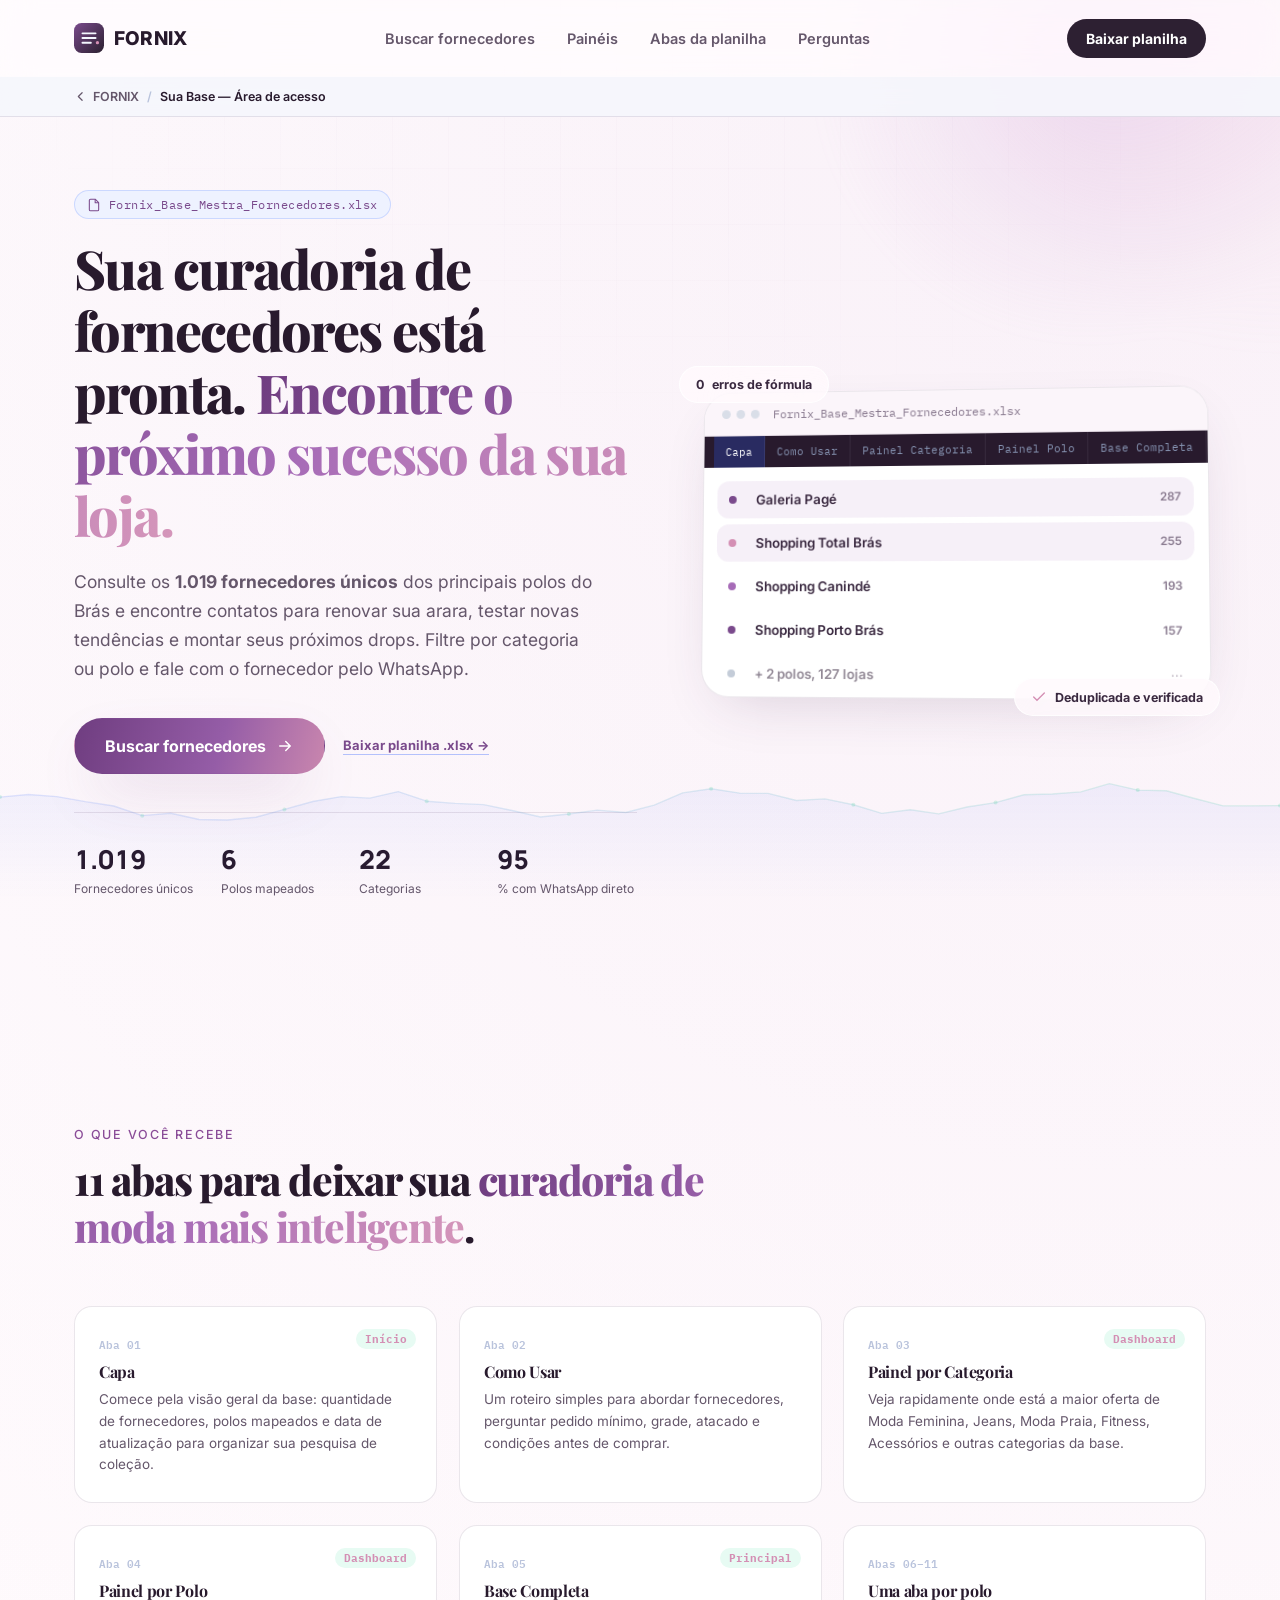
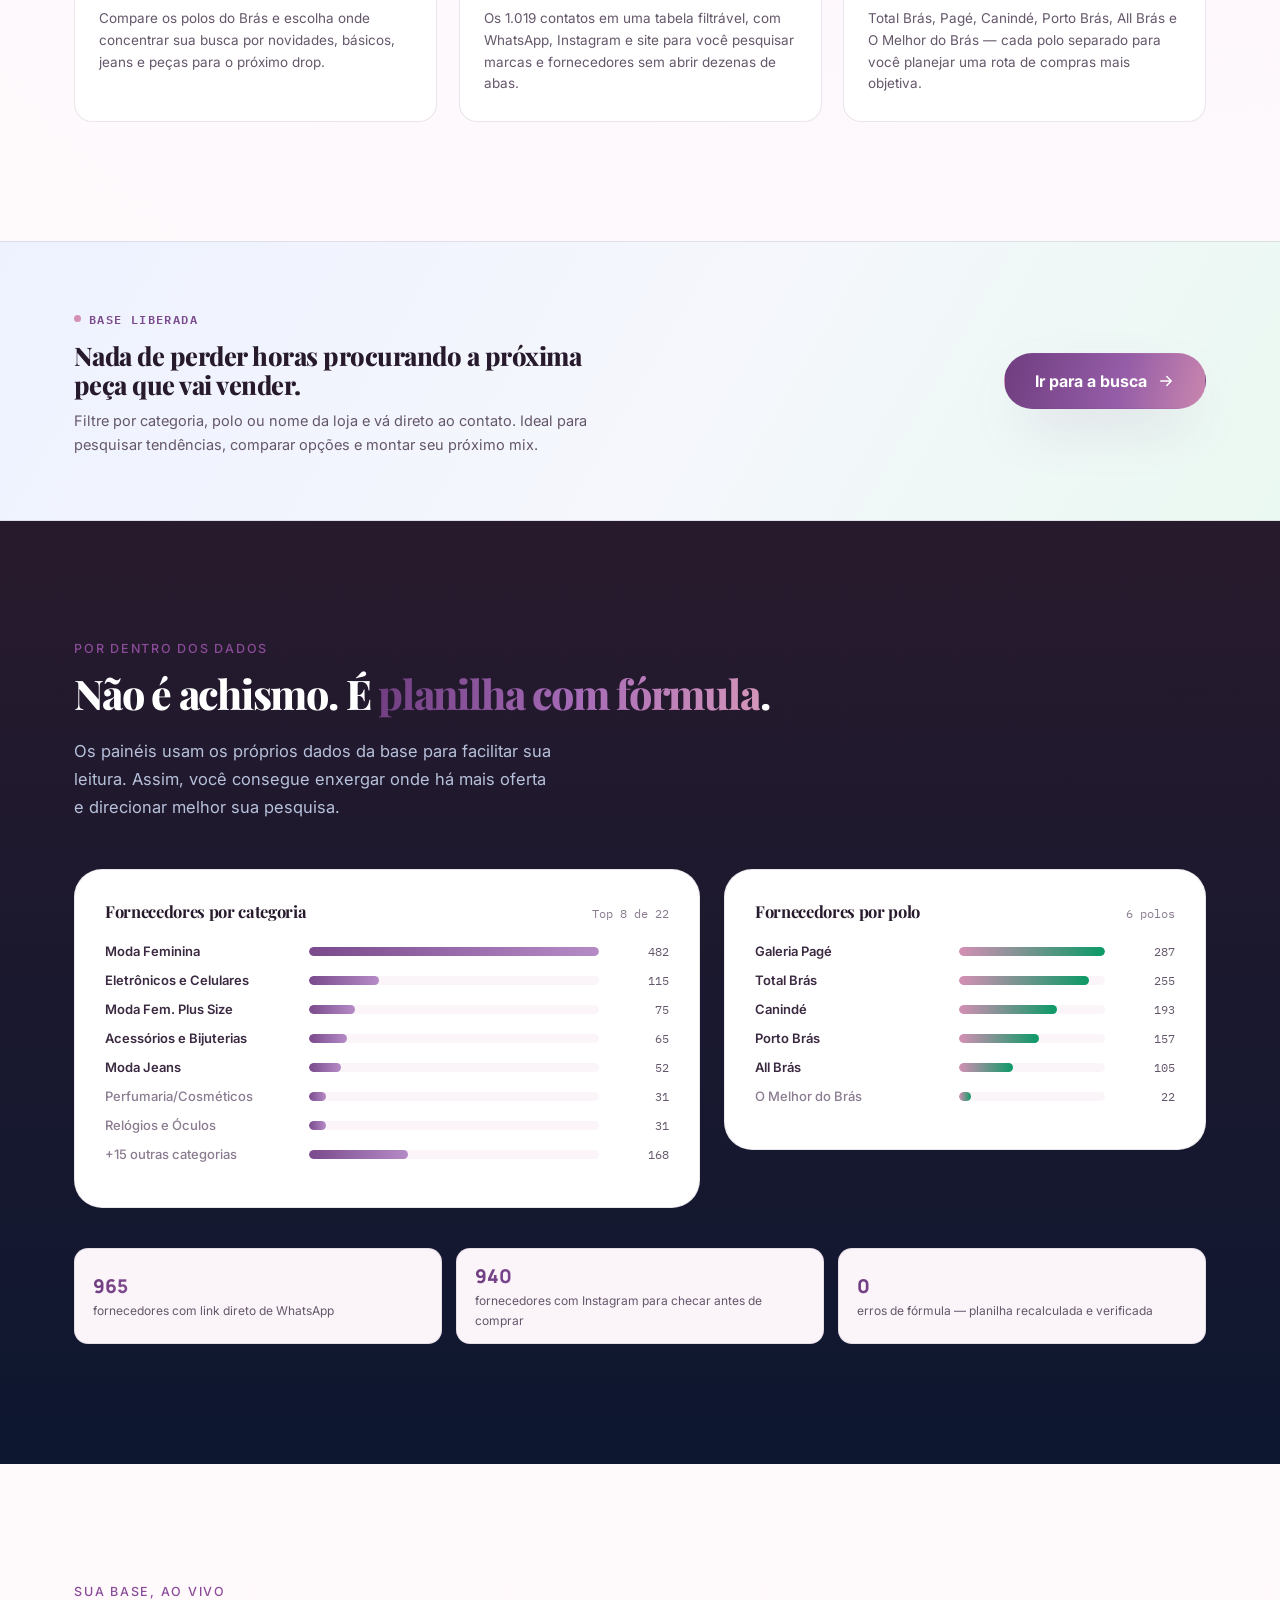
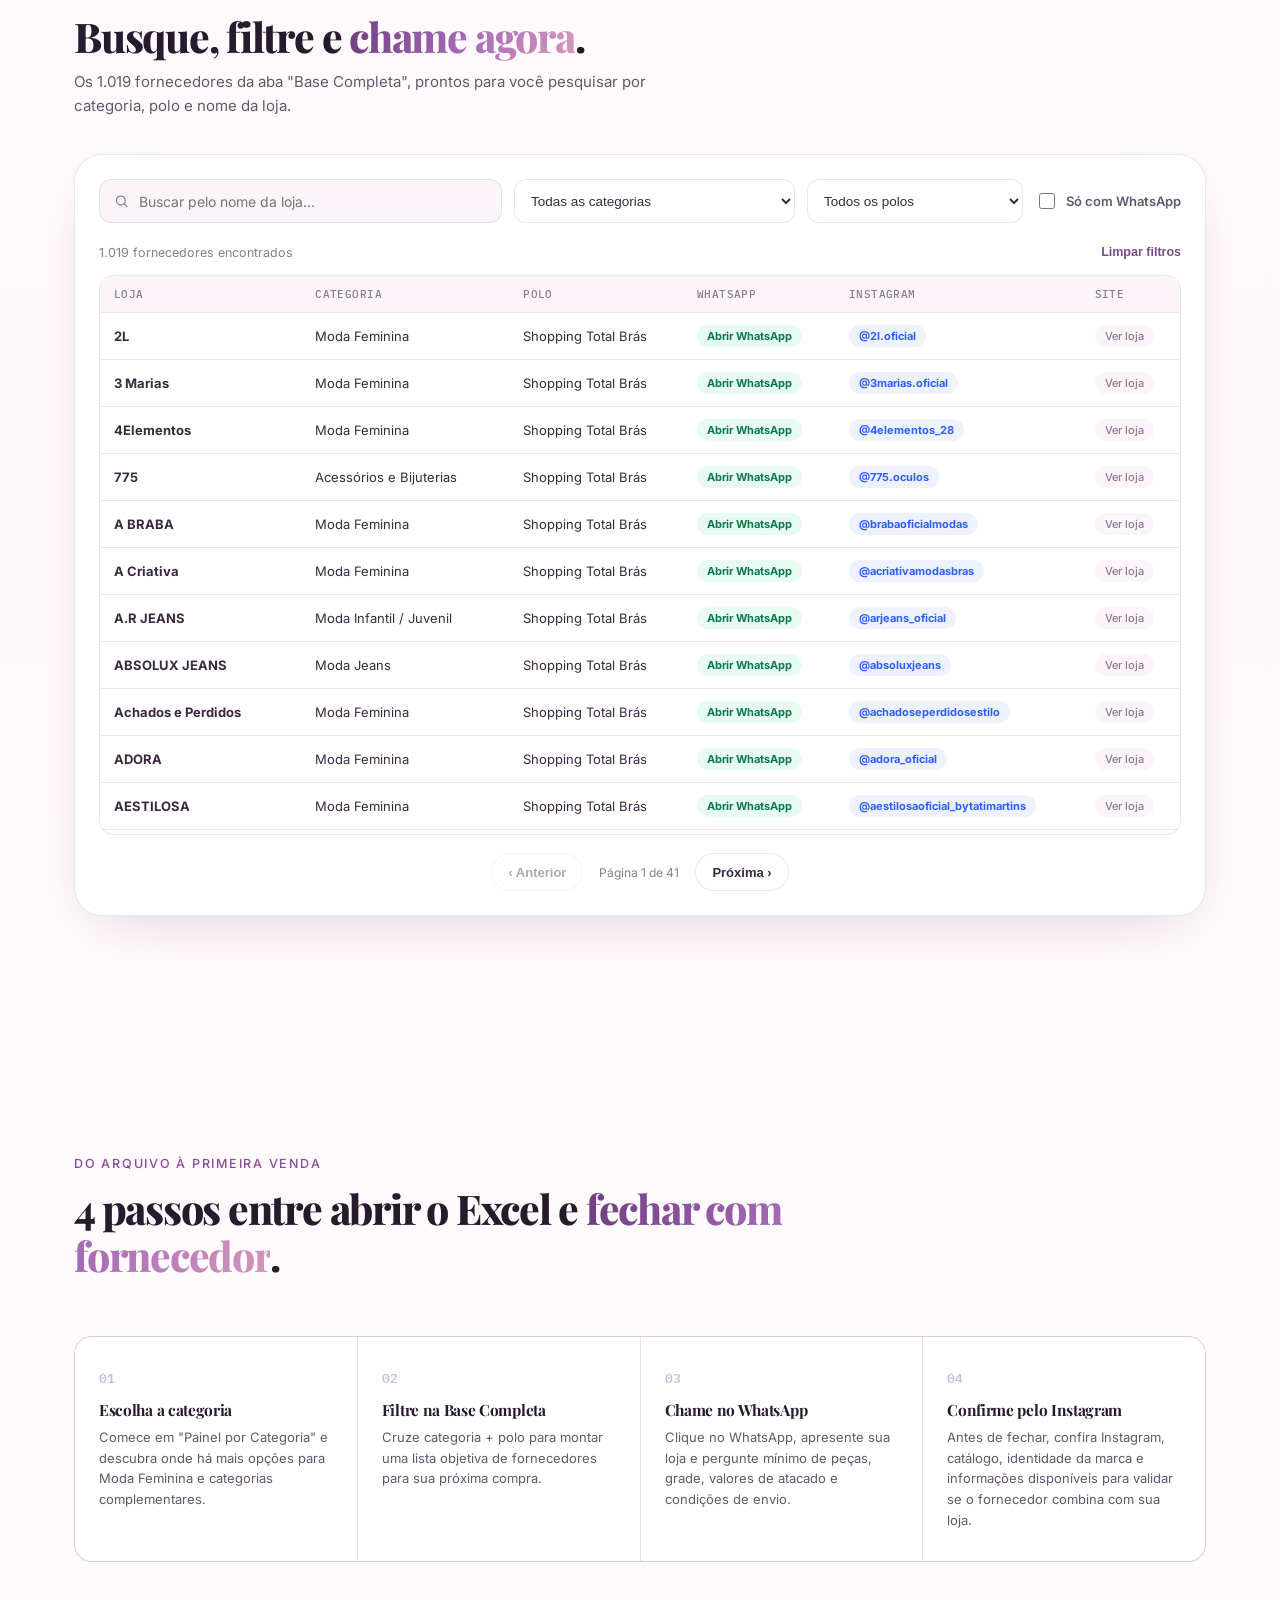
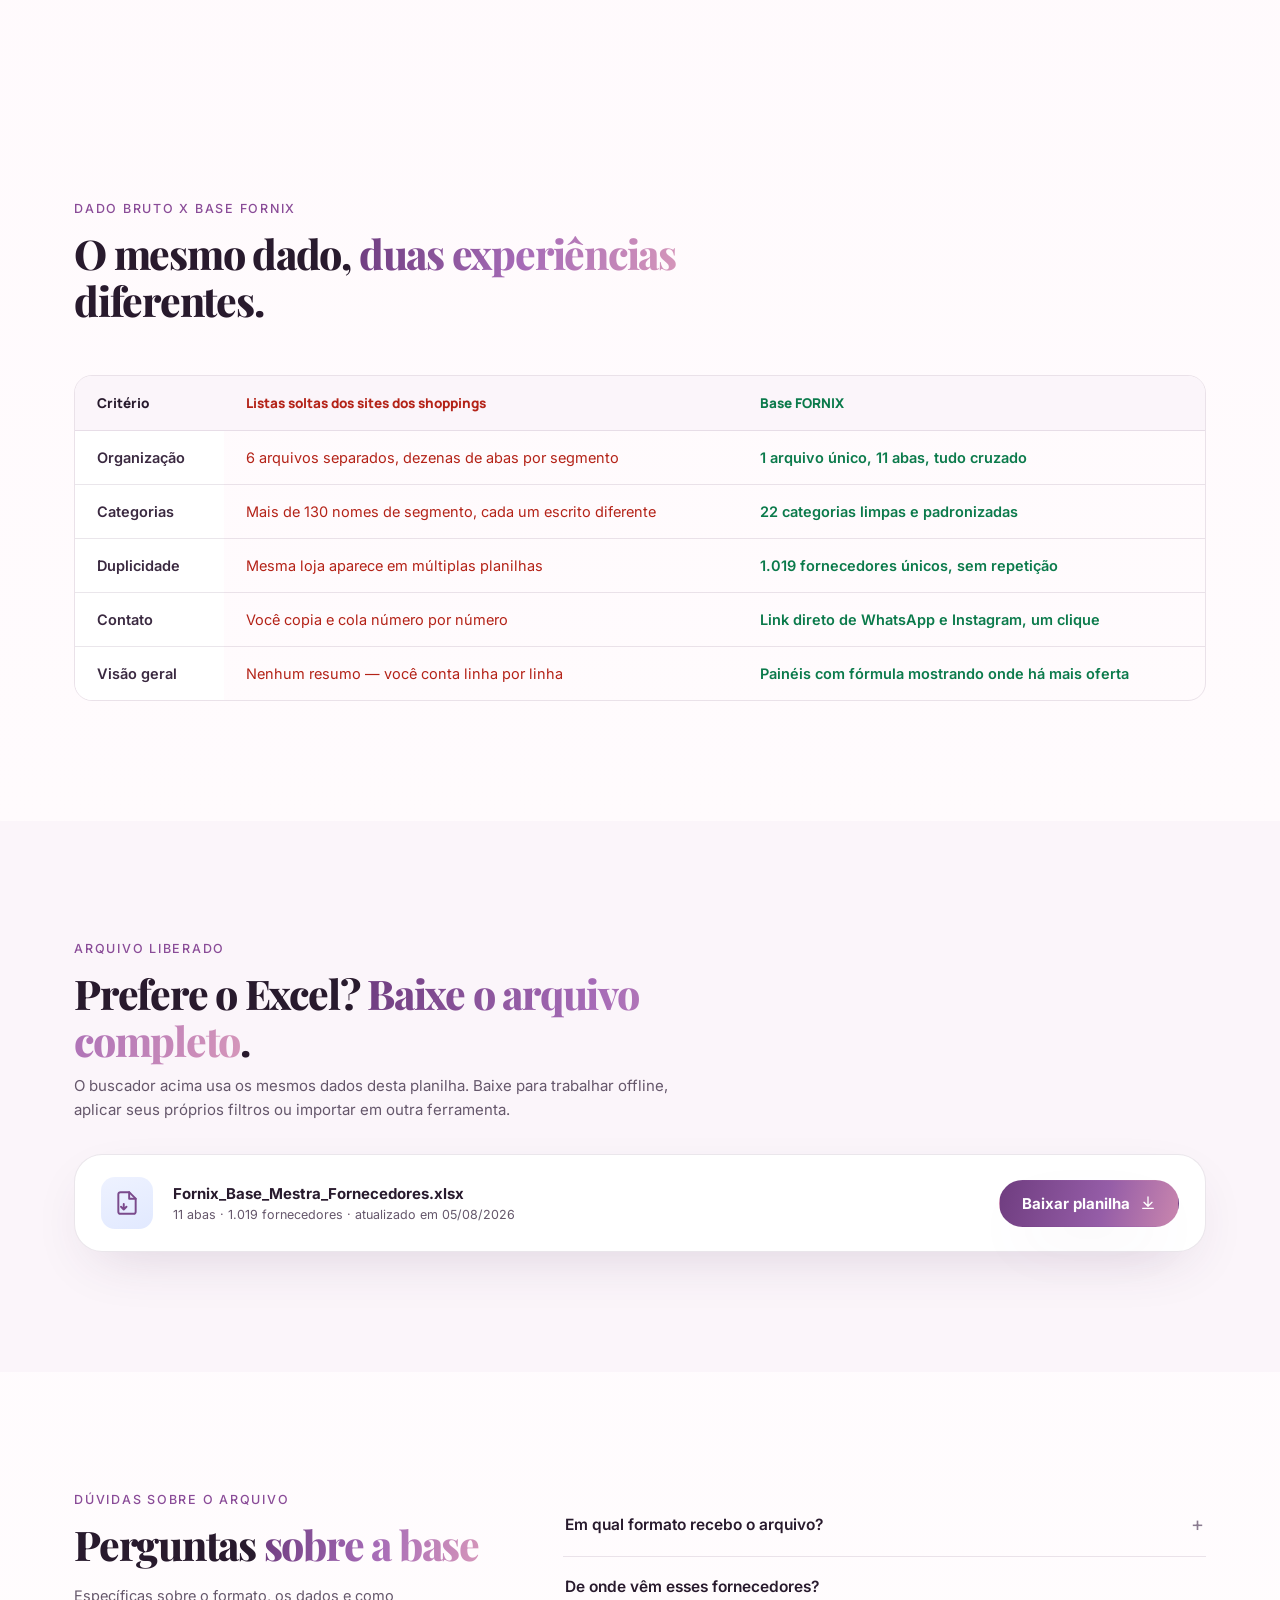
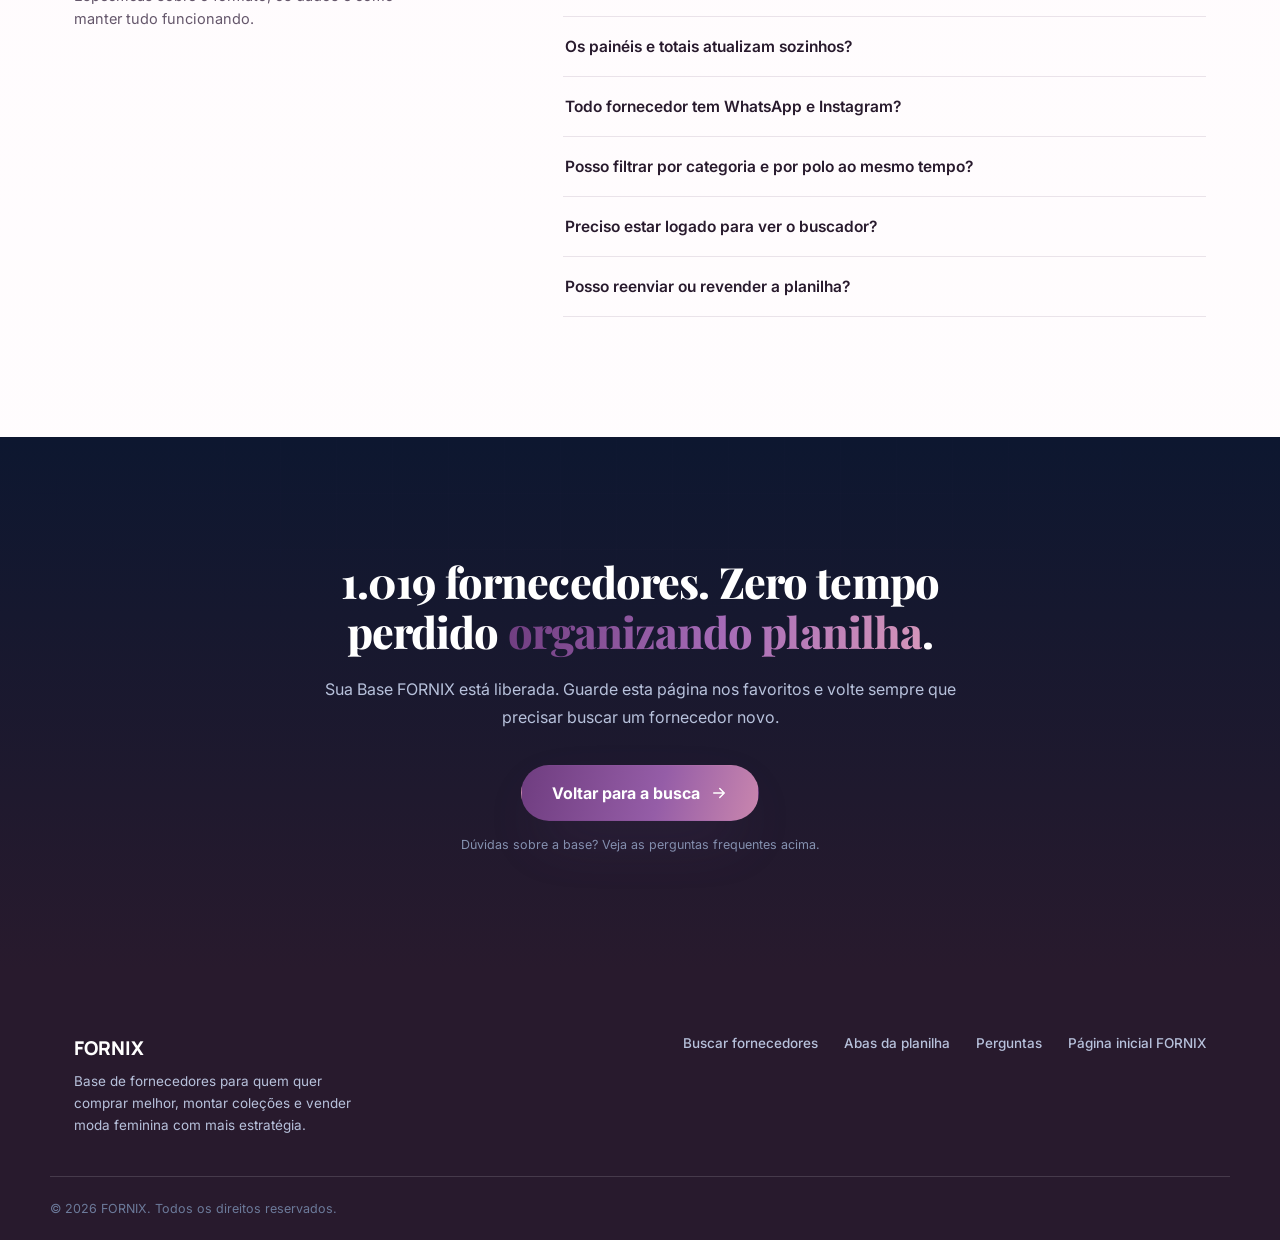
<file: base-fornix.html>
<!DOCTYPE html>
<html lang="pt-BR">
<head>
<meta charset="UTF-8">
<meta name="viewport" content="width=device-width, initial-scale=1.0">
<title>Base FORNIX — Sua área de acesso</title>
<meta name="description" content="Sua Base FORNIX liberada: busque, filtre e consulte os 1.019 fornecedores do Brás com WhatsApp, Instagram e site — direto aqui, sem precisar abrir o Excel.">
<meta name="robots" content="noindex, nofollow">

<link rel="preconnect" href="https://fonts.googleapis.com">
<link rel="preconnect" href="https://fonts.gstatic.com" crossorigin>
<link href="https://fonts.googleapis.com/css2?family=Inter:wght@400;500;600;700&family=Manrope:wght@500;700;800&family=IBM+Plex+Mono:wght@400;500&family=Playfair+Display:wght@500;600;700&display=swap" rel="stylesheet">

<link rel="icon" type="image/svg+xml" href="favicon.svg">
<link rel="stylesheet" href="style.css">
<link rel="stylesheet" href="produto.css">
</head>
<body>

<canvas id="bgChart" aria-hidden="true"></canvas>
<div class="scroll-progress" id="scrollProgress" aria-hidden="true"></div>

<!-- ===================== NAV ===================== -->
<header class="nav" id="nav">
  <div class="container nav__inner">
    <a href="index.html" class="nav__brand" aria-label="FORNIX — página inicial">
      <svg width="30" height="30" viewBox="0 0 64 64" fill="none" aria-hidden="true">
        <rect width="64" height="64" rx="16" fill="url(#navGrad)"/>
        <path d="M18 22h28M18 32h28M18 42h18" stroke="#F4F7FF" stroke-width="4" stroke-linecap="round"/>
        <circle cx="50" cy="42" r="3.5" fill="#D48FB4"/>
        <defs><linearGradient id="navGrad" x1="0" y1="0" x2="1" y2="1">
          <stop offset="0%" stop-color="#7A4A8C"/><stop offset="100%" stop-color="#2B2030"/>
        </linearGradient></defs>
      </svg>
      <span>FORNIX</span>
    </a>
    <nav class="nav__links" aria-label="Navegação principal">
      <a href="#base">Buscar fornecedores</a>
      <a href="#numeros">Painéis</a>
      <a href="#abas">Abas da planilha</a>
      <a href="#faq">Perguntas</a>
    </nav>
    <a href="Fornix_Base_Mestra_Fornecedores.xlsx" download class="btn btn--nav" data-cta="nav-download">Baixar planilha</a>
  </div>
</header>

<!-- breadcrumb -->
<div class="subnav">
  <div class="container subnav__inner">
    <a href="index.html">
      <svg width="13" height="13" viewBox="0 0 24 24" fill="none"><path d="M15 19l-7-7 7-7" stroke="currentColor" stroke-width="2.2" stroke-linecap="round" stroke-linejoin="round"/></svg>
      FORNIX
    </a>
    <span class="subnav__sep">/</span>
    <span class="subnav__current">Sua Base — Área de acesso</span>
  </div>
</div>

<main id="topo">

<!-- ===================== HERO ===================== -->
<section class="hero hero--produto" aria-label="Apresentação do entregável">
  <div class="hero__glow" aria-hidden="true"></div>
  <div class="hero__grid" aria-hidden="true"></div>

  <div class="container hero__inner">
    <div class="hero__copy" data-reveal="fade-right">
      <span class="file-tag">
        <svg width="14" height="14" viewBox="0 0 24 24" fill="none"><path d="M14 2H6a2 2 0 0 0-2 2v16a2 2 0 0 0 2 2h12a2 2 0 0 0 2-2V8z" stroke="#7A4A8C" stroke-width="1.8" stroke-linejoin="round"/><path d="M14 2v6h6" stroke="#7A4A8C" stroke-width="1.8" stroke-linejoin="round"/></svg>
        Fornix_Base_Mestra_Fornecedores.xlsx
      </span>

      <h1 class="hero__title">Sua curadoria de fornecedores está pronta. <span class="grad-text">Encontre o próximo sucesso da sua loja.</span></h1>
      <p class="hero__subtitle">Consulte os <strong>1.019 fornecedores únicos</strong> dos principais polos do Brás e encontre contatos para renovar sua arara, testar novas tendências e montar seus próximos drops. Filtre por categoria ou polo e fale com o fornecedor pelo WhatsApp.</p>

      <div class="hero__actions">
        <a href="#base" class="btn btn--primary btn--lg" data-cta="hero-buscar">
          <span>Buscar fornecedores</span>
          <svg width="18" height="18" viewBox="0 0 24 24" fill="none"><path d="M5 12h14M13 6l6 6-6 6" stroke="currentColor" stroke-width="2" stroke-linecap="round" stroke-linejoin="round"/></svg>
        </a>
        <a href="Fornix_Base_Mestra_Fornecedores.xlsx" download class="hero__hint hero__hint--link" data-cta="hero-download">Baixar planilha .xlsx →</a>
      </div>

      <div class="hero__stats-inline">
        <div><strong class="counter" data-target="1019">1019</strong><span>Fornecedores únicos</span></div>
        <div><strong class="counter" data-target="6">6</strong><span>Polos mapeados</span></div>
        <div><strong class="counter" data-target="22">22</strong><span>Categorias</span></div>
        <div><strong class="counter" data-target="95">95</strong><span>% com WhatsApp direto</span></div>
      </div>
    </div>

    <div class="hero__visual" data-reveal="fade-left">
      <div class="sheet-window tilt" id="dashCard">
        <div class="sheet-window__bar">
          <div class="sheet-window__dots"><span></span><span></span><span></span></div>
          <span class="sheet-window__title">Fornix_Base_Mestra_Fornecedores.xlsx</span>
        </div>
        <div class="sheet-window__tabs">
          <span class="is-active">Capa</span><span>Como Usar</span><span>Painel Categoria</span><span>Painel Polo</span><span>Base Completa</span><span>Total Brás</span><span>Pagé</span><span>+4</span>
        </div>
        <div class="dash-card__rows" id="dashRows">
          <div class="dash-row"><span class="dot" style="--c:#7A4A8C"></span><span>Galeria Pagé</span><span class="mono">287</span></div>
          <div class="dash-row"><span class="dot" style="--c:#D48FB4"></span><span>Shopping Total Brás</span><span class="mono">255</span></div>
          <div class="dash-row"><span class="dot" style="--c:#A66BB7"></span><span>Shopping Canindé</span><span class="mono">193</span></div>
          <div class="dash-row"><span class="dot" style="--c:#7A4A8C"></span><span>Shopping Porto Brás</span><span class="mono">157</span></div>
          <div class="dash-row dash-row--ghost"><span class="dot" style="--c:#94A3B8"></span><span>+ 2 polos, 127 lojas</span><span class="mono">···</span></div>
        </div>
      </div>
      <div class="float-chip float-chip--top" aria-hidden="true">
        <span class="mono">0</span> erros de fórmula
      </div>
      <div class="float-chip float-chip--bottom" aria-hidden="true">
        <svg width="16" height="16" viewBox="0 0 24 24" fill="none"><path d="M20 6L9 17l-5-5" stroke="#D48FB4" stroke-width="2" stroke-linecap="round"/></svg>
        Deduplicada e verificada
      </div>
    </div>
  </div>
</section>

<!-- ===================== ABAS (o que você recebe) ===================== -->
<section class="beneficios" id="abas" aria-label="O que você recebe">
  <div class="container">
    <p class="eyebrow" data-reveal="fade-up">O que você recebe</p>
    <h2 class="section-title" data-reveal="fade-up">11 abas para deixar sua <span class="grad-text">curadoria de moda mais inteligente</span>.</h2>

    <div class="cards-grid">
      <div class="tab-card" data-reveal="fade-up">
        <span class="tab-card__badge">Início</span>
        <span class="tab-card__index">Aba 01</span>
        <h3>Capa</h3>
        <p>Comece pela visão geral da base: quantidade de fornecedores, polos mapeados e data de atualização para organizar sua pesquisa de coleção.</p>
      </div>
      <div class="tab-card" data-reveal="fade-up">
        <span class="tab-card__index">Aba 02</span>
        <h3>Como Usar</h3>
        <p>Um roteiro simples para abordar fornecedores, perguntar pedido mínimo, grade, atacado e condições antes de comprar.</p>
      </div>
      <div class="tab-card" data-reveal="fade-up">
        <span class="tab-card__badge">Dashboard</span>
        <span class="tab-card__index">Aba 03</span>
        <h3>Painel por Categoria</h3>
        <p>Veja rapidamente onde está a maior oferta de Moda Feminina, Jeans, Moda Praia, Fitness, Acessórios e outras categorias da base.</p>
      </div>
      <div class="tab-card" data-reveal="fade-up">
        <span class="tab-card__badge">Dashboard</span>
        <span class="tab-card__index">Aba 04</span>
        <h3>Painel por Polo</h3>
        <p>Compare os polos do Brás e escolha onde concentrar sua busca por novidades, básicos, jeans e peças para o próximo drop.</p>
      </div>
      <div class="tab-card" data-reveal="fade-up">
        <span class="tab-card__badge">Principal</span>
        <span class="tab-card__index">Aba 05</span>
        <h3>Base Completa</h3>
        <p>Os 1.019 contatos em uma tabela filtrável, com WhatsApp, Instagram e site para você pesquisar marcas e fornecedores sem abrir dezenas de abas.</p>
      </div>
      <div class="tab-card" data-reveal="fade-up">
        <span class="tab-card__index">Abas 06–11</span>
        <h3>Uma aba por polo</h3>
        <p>Total Brás, Pagé, Canindé, Porto Brás, All Brás e O Melhor do Brás — cada polo separado para você planejar uma rota de compras mais objetiva.</p>
      </div>
    </div>
  </div>
</section>

<!-- ===================== CTA INTERMEDIÁRIA ===================== -->
<section class="cta-strip" aria-label="Ir para o buscador">
  <div class="container cta-strip__inner" data-reveal="fade-up">
    <div class="cta-strip__copy">
      <span class="cta-strip__badge"><span class="cta-strip__pulse" aria-hidden="true"></span>Base liberada</span>
      <h3>Nada de perder horas procurando a próxima peça que vai vender.</h3>
      <p>Filtre por categoria, polo ou nome da loja e vá direto ao contato. Ideal para pesquisar tendências, comparar opções e montar seu próximo mix.</p>
    </div>
    <a href="#base" class="btn btn--primary btn--lg" data-cta="meio-buscar">
      <span>Ir para a busca</span>
      <svg width="18" height="18" viewBox="0 0 24 24" fill="none"><path d="M5 12h14M13 6l6 6-6 6" stroke="currentColor" stroke-width="2" stroke-linecap="round" stroke-linejoin="round"/></svg>
    </a>
  </div>
</section>

<!-- ===================== NÚMEROS ===================== -->
<section class="solucao" id="numeros" aria-label="Os números da base">
  <div class="hero__grid hero__grid--dark" aria-hidden="true"></div>
  <div class="container">
    <p class="eyebrow eyebrow--light" data-reveal="fade-up">Por dentro dos dados</p>
    <h2 class="section-title section-title--light" data-reveal="fade-up">Não é achismo. É <span class="grad-text">planilha com fórmula</span>.</h2>
    <p class="solucao__text" data-reveal="fade-up">Os painéis usam os próprios dados da base para facilitar sua leitura. Assim, você consegue enxergar onde há mais oferta e direcionar melhor sua pesquisa.</p>

    <div class="panels-grid" style="margin-top:48px;">
      <div class="rank-panel tilt" data-reveal="fade-up">
        <div class="rank-panel__head">
          <h3>Fornecedores por categoria</h3>
          <span>Top 8 de 22</span>
        </div>
        <div class="rank-row">
          <span class="rank-row__label">Moda Feminina</span>
          <div class="rank-row__track"><div class="rank-row__fill" data-w="100"></div></div>
          <span class="rank-row__val">482</span>
        </div>
        <div class="rank-row">
          <span class="rank-row__label">Eletrônicos e Celulares</span>
          <div class="rank-row__track"><div class="rank-row__fill" data-w="24"></div></div>
          <span class="rank-row__val">115</span>
        </div>
        <div class="rank-row">
          <span class="rank-row__label">Moda Fem. Plus Size</span>
          <div class="rank-row__track"><div class="rank-row__fill" data-w="16"></div></div>
          <span class="rank-row__val">75</span>
        </div>
        <div class="rank-row">
          <span class="rank-row__label">Acessórios e Bijuterias</span>
          <div class="rank-row__track"><div class="rank-row__fill" data-w="13"></div></div>
          <span class="rank-row__val">65</span>
        </div>
        <div class="rank-row">
          <span class="rank-row__label">Moda Jeans</span>
          <div class="rank-row__track"><div class="rank-row__fill" data-w="11"></div></div>
          <span class="rank-row__val">52</span>
        </div>
        <div class="rank-row rank-row--muted">
          <span class="rank-row__label">Perfumaria/Cosméticos</span>
          <div class="rank-row__track"><div class="rank-row__fill" data-w="6"></div></div>
          <span class="rank-row__val">31</span>
        </div>
        <div class="rank-row rank-row--muted">
          <span class="rank-row__label">Relógios e Óculos</span>
          <div class="rank-row__track"><div class="rank-row__fill" data-w="6"></div></div>
          <span class="rank-row__val">31</span>
        </div>
        <div class="rank-row rank-row--muted">
          <span class="rank-row__label">+15 outras categorias</span>
          <div class="rank-row__track"><div class="rank-row__fill" data-w="34"></div></div>
          <span class="rank-row__val">168</span>
        </div>
      </div>

      <div class="rank-panel tilt" data-reveal="fade-up">
        <div class="rank-panel__head">
          <h3>Fornecedores por polo</h3>
          <span>6 polos</span>
        </div>
        <div class="rank-row">
          <span class="rank-row__label">Galeria Pagé</span>
          <div class="rank-row__track"><div class="rank-row__fill rank-row__fill--green" data-w="100"></div></div>
          <span class="rank-row__val">287</span>
        </div>
        <div class="rank-row">
          <span class="rank-row__label">Total Brás</span>
          <div class="rank-row__track"><div class="rank-row__fill rank-row__fill--green" data-w="89"></div></div>
          <span class="rank-row__val">255</span>
        </div>
        <div class="rank-row">
          <span class="rank-row__label">Canindé</span>
          <div class="rank-row__track"><div class="rank-row__fill rank-row__fill--green" data-w="67"></div></div>
          <span class="rank-row__val">193</span>
        </div>
        <div class="rank-row">
          <span class="rank-row__label">Porto Brás</span>
          <div class="rank-row__track"><div class="rank-row__fill rank-row__fill--green" data-w="55"></div></div>
          <span class="rank-row__val">157</span>
        </div>
        <div class="rank-row">
          <span class="rank-row__label">All Brás</span>
          <div class="rank-row__track"><div class="rank-row__fill rank-row__fill--green" data-w="37"></div></div>
          <span class="rank-row__val">105</span>
        </div>
        <div class="rank-row rank-row--muted">
          <span class="rank-row__label">O Melhor do Brás</span>
          <div class="rank-row__track"><div class="rank-row__fill rank-row__fill--green" data-w="8"></div></div>
          <span class="rank-row__val">22</span>
        </div>
      </div>
    </div>

    <div class="quality-strip" data-reveal="fade-up">
      <div class="quality-chip"><div><strong class="grad-text">965</strong><span>fornecedores com link direto de WhatsApp</span></div></div>
      <div class="quality-chip"><div><strong class="grad-text">940</strong><span>fornecedores com Instagram para checar antes de comprar</span></div></div>
      <div class="quality-chip"><div><strong class="grad-text">0</strong><span>erros de fórmula — planilha recalculada e verificada</span></div></div>
    </div>
  </div>
</section>

<!-- ===================== EXPLORADOR — BASE COMPLETA (ao vivo) ===================== -->
<section class="explorer" id="base" aria-label="Buscar fornecedores na base completa">
  <div class="container">
    <p class="eyebrow" data-reveal="fade-up">Sua base, ao vivo</p>
    <h2 class="section-title" data-reveal="fade-up">Busque, filtre e <span class="grad-text">chame agora</span>.</h2>
    <p class="explorer__sub" data-reveal="fade-up">Os 1.019 fornecedores da aba "Base Completa", prontos para você pesquisar por categoria, polo e nome da loja.</p>

    <div class="explorer__panel" data-reveal="fade-up">
      <div class="explorer__toolbar">
        <label class="explorer__search">
          <svg width="16" height="16" viewBox="0 0 24 24" fill="none" aria-hidden="true"><circle cx="11" cy="11" r="7" stroke="currentColor" stroke-width="2"/><path d="M21 21l-4.3-4.3" stroke="currentColor" stroke-width="2" stroke-linecap="round"/></svg>
          <input type="text" id="fxSearch" placeholder="Buscar pelo nome da loja..." autocomplete="off">
        </label>
        <select id="fxCat" aria-label="Filtrar por categoria">
          <option value="all">Todas as categorias</option>
        </select>
        <select id="fxPolo" aria-label="Filtrar por polo">
          <option value="all">Todos os polos</option>
        </select>
        <label class="explorer__toggle">
          <input type="checkbox" id="fxWpp">
          Só com WhatsApp
        </label>
      </div>

      <div class="explorer__meta">
        <span id="fxCount">Carregando fornecedores…</span>
        <button type="button" id="fxReset" class="explorer__reset">Limpar filtros</button>
      </div>

      <div class="explorer__tablewrap">
        <table class="explorer__table">
          <thead>
            <tr><th>Loja</th><th>Categoria</th><th>Polo</th><th>WhatsApp</th><th>Instagram</th><th>Site</th></tr>
          </thead>
          <tbody id="fxBody">
            <tr><td colspan="6" class="explorer__loading">Carregando a base completa…</td></tr>
          </tbody>
        </table>
      </div>

      <div class="explorer__pagination">
        <button type="button" id="fxPrev" aria-label="Página anterior">‹ Anterior</button>
        <span id="fxPageInfo" class="mono">—</span>
        <button type="button" id="fxNext" aria-label="Próxima página">Próxima ›</button>
      </div>
    </div>
  </div>
</section>

<!-- ===================== COMO USAR EM 4 PASSOS ===================== -->
<section class="resultados" aria-label="Como usar a base">
  <div class="container">
    <p class="eyebrow" data-reveal="fade-up">Do arquivo à primeira venda</p>
    <h2 class="section-title" data-reveal="fade-up">4 passos entre abrir o Excel e <span class="grad-text">fechar com fornecedor</span>.</h2>

    <div class="steps-row" data-reveal="fade-up">
      <div class="step-card">
        <h3>Escolha a categoria</h3>
        <p>Comece em "Painel por Categoria" e descubra onde há mais opções para Moda Feminina e categorias complementares.</p>
      </div>
      <div class="step-card">
        <h3>Filtre na Base Completa</h3>
        <p>Cruze categoria + polo para montar uma lista objetiva de fornecedores para sua próxima compra.</p>
      </div>
      <div class="step-card">
        <h3>Chame no WhatsApp</h3>
        <p>Clique no WhatsApp, apresente sua loja e pergunte mínimo de peças, grade, valores de atacado e condições de envio.</p>
      </div>
      <div class="step-card">
        <h3>Confirme pelo Instagram</h3>
        <p>Antes de fechar, confira Instagram, catálogo, identidade da marca e informações disponíveis para validar se o fornecedor combina com sua loja.</p>
      </div>
    </div>
  </div>
</section>

<!-- ===================== COMPARAÇÃO ===================== -->
<section class="comparacao" aria-label="Comparação com dado bruto">
  <div class="container">
    <p class="eyebrow" data-reveal="fade-up">Dado bruto x Base FORNIX</p>
    <h2 class="section-title" data-reveal="fade-up">O mesmo dado, <span class="grad-text">duas experiências</span> diferentes.</h2>

    <div class="table-wrap" data-reveal="fade-up">
      <table class="compare-table">
        <thead>
          <tr>
            <th scope="col">Critério</th>
            <th scope="col" class="col-bad">Listas soltas dos sites dos shoppings</th>
            <th scope="col" class="col-good">Base FORNIX</th>
          </tr>
        </thead>
        <tbody>
          <tr>
            <th scope="row">Organização</th>
            <td class="col-bad">6 arquivos separados, dezenas de abas por segmento</td>
            <td class="col-good">1 arquivo único, 11 abas, tudo cruzado</td>
          </tr>
          <tr>
            <th scope="row">Categorias</th>
            <td class="col-bad">Mais de 130 nomes de segmento, cada um escrito diferente</td>
            <td class="col-good">22 categorias limpas e padronizadas</td>
          </tr>
          <tr>
            <th scope="row">Duplicidade</th>
            <td class="col-bad">Mesma loja aparece em múltiplas planilhas</td>
            <td class="col-good">1.019 fornecedores únicos, sem repetição</td>
          </tr>
          <tr>
            <th scope="row">Contato</th>
            <td class="col-bad">Você copia e cola número por número</td>
            <td class="col-good">Link direto de WhatsApp e Instagram, um clique</td>
          </tr>
          <tr>
            <th scope="row">Visão geral</th>
            <td class="col-bad">Nenhum resumo — você conta linha por linha</td>
            <td class="col-good">Painéis com fórmula mostrando onde há mais oferta</td>
          </tr>
        </tbody>
      </table>
    </div>
  </div>
</section>

<!-- ===================== DOWNLOAD DA PLANILHA ===================== -->
<section class="garantias" aria-label="Baixar a planilha completa">
  <div class="container">
    <p class="eyebrow" data-reveal="fade-up">Arquivo liberado</p>
    <h2 class="section-title" data-reveal="fade-up">Prefere o Excel? <span class="grad-text">Baixe o arquivo completo</span>.</h2>
    <p class="explorer__sub" data-reveal="fade-up">O buscador acima usa os mesmos dados desta planilha. Baixe para trabalhar offline, aplicar seus próprios filtros ou importar em outra ferramenta.</p>

    <div class="download-card" data-reveal="fade-up" style="margin-top:32px;">
      <div class="download-card__icon">
        <svg width="26" height="26" viewBox="0 0 24 24" fill="none"><path d="M14 2H6a2 2 0 0 0-2 2v16a2 2 0 0 0 2 2h12a2 2 0 0 0 2-2V8z" stroke="#7A4A8C" stroke-width="1.8" stroke-linejoin="round"/><path d="M14 2v6h6M9 13v5M9 18l-2.5-2.5M9 18l2.5-2.5" stroke="#7A4A8C" stroke-width="1.8" stroke-linecap="round" stroke-linejoin="round"/></svg>
      </div>
      <div class="download-card__body">
        <strong>Fornix_Base_Mestra_Fornecedores.xlsx</strong>
        <span>11 abas · 1.019 fornecedores · atualizado em 05/08/2026</span>
      </div>
      <a href="Fornix_Base_Mestra_Fornecedores.xlsx" download class="btn btn--primary" data-cta="download-produto">
        <span>Baixar planilha</span>
        <svg width="16" height="16" viewBox="0 0 24 24" fill="none"><path d="M12 3v13M6 11l6 6 6-6" stroke="currentColor" stroke-width="2" stroke-linecap="round" stroke-linejoin="round"/><path d="M4 20h16" stroke="currentColor" stroke-width="2" stroke-linecap="round"/></svg>
      </a>
    </div>
  </div>
</section>

<!-- ===================== FAQ ===================== -->
<section class="faq" id="faq" aria-label="Perguntas frequentes sobre a base">
  <div class="container faq__inner">
    <div data-reveal="fade-right">
      <p class="eyebrow">Dúvidas sobre o arquivo</p>
      <h2 class="section-title">Perguntas <span class="grad-text">sobre a base</span></h2>
      <p class="faq__sub">Específicas sobre o formato, os dados e como manter tudo funcionando.</p>
    </div>

    <div class="accordion" data-reveal="fade-left">
      <div class="acc-item">
        <button class="acc-trigger" aria-expanded="false">Em qual formato recebo o arquivo?<span class="acc-icon">+</span></button>
        <div class="acc-panel"><p>Um único arquivo .xlsx que abre no Excel, Google Sheets, Numbers ou LibreOffice, sem instalar nada.</p></div>
      </div>
      <div class="acc-item">
        <button class="acc-trigger" aria-expanded="false">De onde vêm esses fornecedores?</button>
        <div class="acc-panel"><p>Dos principais polos atacadistas do Brás — Shopping Total Brás, Galeria Pagé, Shopping Canindé, Porto Brás, All Brás e o diretório O Melhor do Brás — consolidados, limpos e sem duplicidade.</p></div>
      </div>
      <div class="acc-item">
        <button class="acc-trigger" aria-expanded="false">Os painéis e totais atualizam sozinhos?</button>
        <div class="acc-panel"><p>Sim. As abas "Painel por Categoria" e "Painel por Polo" usam fórmulas — se você adicionar ou remover uma linha na Base Completa, os números se recalculam.</p></div>
      </div>
      <div class="acc-item">
        <button class="acc-trigger" aria-expanded="false">Todo fornecedor tem WhatsApp e Instagram?</button>
        <div class="acc-panel"><p>94,7% da base tem link direto de WhatsApp e 92,2% tem Instagram. Quando um contato não está disponível, a célula fica em branco em vez de mostrar informação inventada.</p></div>
      </div>
      <div class="acc-item">
        <button class="acc-trigger" aria-expanded="false">Posso filtrar por categoria e por polo ao mesmo tempo?</button>
        <div class="acc-panel"><p>Sim. No buscador desta página você combina categoria, polo e busca por nome ao mesmo tempo — e na aba "Base Completa" do Excel cada coluna também tem filtro próprio.</p></div>
      </div>
      <div class="acc-item">
        <button class="acc-trigger" aria-expanded="false">Preciso estar logado para ver o buscador?</button>
        <div class="acc-panel"><p>Não. Esta página é o seu acesso — guarde o link ou adicione aos favoritos para consultar sempre que precisar.</p></div>
      </div>
      <div class="acc-item">
        <button class="acc-trigger" aria-expanded="false">Posso reenviar ou revender a planilha?</button>
        <div class="acc-panel"><p>A base é para seu uso comercial de compra e revenda. Redistribuir o arquivo completo para terceiros não é autorizado.</p></div>
      </div>
    </div>
  </div>
</section>

<!-- ===================== ÚLTIMA CHAMADA ===================== -->
<section class="final" id="final" aria-label="Chamada final">
  <div class="hero__grid hero__grid--dark" aria-hidden="true"></div>
  <div class="container final__inner" data-reveal="fade-up">
    <h2 class="final__title">1.019 fornecedores. Zero tempo perdido <span class="grad-text">organizando planilha</span>.</h2>
    <p class="final__text">Sua Base FORNIX está liberada. Guarde esta página nos favoritos e volte sempre que precisar buscar um fornecedor novo.</p>
    <a href="#base" class="btn btn--primary btn--lg" data-cta="final-buscar">
      <span>Voltar para a busca</span>
      <svg width="18" height="18" viewBox="0 0 24 24" fill="none"><path d="M5 12h14M13 6l6 6-6 6" stroke="currentColor" stroke-width="2" stroke-linecap="round" stroke-linejoin="round"/></svg>
    </a>
    <p class="final__hint">Dúvidas sobre a base? Veja as perguntas frequentes acima.</p>
  </div>
</section>

</main>

<!-- ===================== FOOTER ===================== -->
<footer class="footer">
  <div class="container footer__inner">
    <div class="footer__brand">
      <span>FORNIX</span>
      <p>Base de fornecedores para quem quer comprar melhor, montar coleções e vender moda feminina com mais estratégia.</p>
    </div>
    <nav class="footer__links" aria-label="Links do rodapé">
      <a href="#base">Buscar fornecedores</a>
      <a href="#abas">Abas da planilha</a>
      <a href="#faq">Perguntas</a>
      <a href="index.html">Página inicial FORNIX</a>
    </nav>
  </div>
  <div class="container footer__bottom">
    <p>© 2026 FORNIX. Todos os direitos reservados.</p>
  </div>
</footer>

<button class="back-to-top" id="backToTop" aria-label="Voltar ao topo">
  <svg width="18" height="18" viewBox="0 0 24 24" fill="none"><path d="M12 19V5M5 12l7-7 7 7" stroke="currentColor" stroke-width="2" stroke-linecap="round" stroke-linejoin="round"/></svg>
</button>

<script src="data.js"></script>
<script src="script.js"></script>
<script>
  // Anima as barras do painel de ranking ao entrar na viewport (reaproveita o padrão de reveal do script.js)
  (function () {
    var bars = document.querySelectorAll(".rank-row__fill");
    if (!("IntersectionObserver" in window) || !bars.length) {
      bars.forEach(function (b) { b.style.width = (b.getAttribute("data-w") || 0) + "%"; });
      return;
    }
    var obs = new IntersectionObserver(function (entries) {
      entries.forEach(function (entry) {
        if (!entry.isIntersecting) return;
        var panel = entry.target;
        panel.querySelectorAll(".rank-row__fill").forEach(function (b, i) {
          setTimeout(function () { b.style.width = (b.getAttribute("data-w") || 0) + "%"; }, i * 90);
        });
        obs.unobserve(panel);
      });
    }, { threshold: 0.35 });
    document.querySelectorAll(".rank-panel").forEach(function (p) { obs.observe(p); });
  })();
</script>
<script>
  /* ==========================================================================
     FORNIX — explorador da Base Completa (busca + filtros + paginação)
     Roda 100% no navegador sobre window.FORNIX_DATA (gerado a partir do .xlsx).
     ========================================================================== */
  (function () {
    "use strict";

    var DATA = window.FORNIX_DATA || [];
    var PER_PAGE = 25;

    var els = {
      search: document.getElementById("fxSearch"),
      cat: document.getElementById("fxCat"),
      polo: document.getElementById("fxPolo"),
      wpp: document.getElementById("fxWpp"),
      reset: document.getElementById("fxReset"),
      count: document.getElementById("fxCount"),
      body: document.getElementById("fxBody"),
      prev: document.getElementById("fxPrev"),
      next: document.getElementById("fxNext"),
      pageInfo: document.getElementById("fxPageInfo")
    };

    if (!els.body) return; // seção não presente nesta página

    var state = { q: "", cat: "all", polo: "all", wppOnly: false, page: 1 };
    var filtered = DATA;

    function normalize(str) {
      return (str || "")
        .toString()
        .toLowerCase()
        .normalize("NFD")
        .replace(/[\u0300-\u036f]/g, "");
    }

    function uniqueSorted(arr) {
      return Array.from(new Set(arr.filter(Boolean))).sort(function (a, b) {
        return a.localeCompare(b, "pt-BR");
      });
    }

    function populateSelect(select, values) {
      values.forEach(function (v) {
        var opt = document.createElement("option");
        opt.value = v;
        opt.textContent = v;
        select.appendChild(opt);
      });
    }

    function escapeHtml(str) {
      var div = document.createElement("div");
      div.textContent = str == null ? "" : str;
      return div.innerHTML;
    }

    function applyFilters() {
      var q = normalize(state.q);
      filtered = DATA.filter(function (r) {
        if (state.cat !== "all" && r.cat !== state.cat) return false;
        if (state.polo !== "all" && r.polo !== state.polo) return false;
        if (state.wppOnly && !r.wpp) return false;
        if (q && normalize(r.loja).indexOf(q) === -1) return false;
        return true;
      });
      state.page = 1;
      render();
    }

    function totalPages() {
      return Math.max(1, Math.ceil(filtered.length / PER_PAGE));
    }

    function renderRows() {
      var start = (state.page - 1) * PER_PAGE;
      var pageItems = filtered.slice(start, start + PER_PAGE);

      if (!pageItems.length) {
        els.body.innerHTML = '<tr><td colspan="6" class="explorer__empty">Nenhum fornecedor encontrado com esses filtros. Tente ajustar a busca.</td></tr>';
        return;
      }

      var html = pageItems.map(function (r) {
        var wpp = r.wpp
          ? '<a class="pill pill--wpp" href="' + escapeHtml(r.wpp) + '" target="_blank" rel="noopener">Abrir WhatsApp</a>'
          : '<span class="pill pill--muted">—</span>';
        var insta = r.insta
          ? '<a class="pill pill--insta" href="' + escapeHtml(r.insta) + '" target="_blank" rel="noopener">' + escapeHtml(r.insta_h || "Instagram") + '</a>'
          : '<span class="pill pill--muted">—</span>';
        var site = r.site
          ? '<a class="pill pill--muted" href="' + escapeHtml(r.site) + '" target="_blank" rel="noopener">Ver loja</a>'
          : '<span class="pill pill--muted">—</span>';

        return "<tr>" +
          "<td><strong>" + escapeHtml(r.loja) + "</strong></td>" +
          "<td>" + escapeHtml(r.cat) + "</td>" +
          "<td>" + escapeHtml(r.polo) + "</td>" +
          "<td>" + wpp + "</td>" +
          "<td>" + insta + "</td>" +
          "<td>" + site + "</td>" +
          "</tr>";
      }).join("");

      els.body.innerHTML = html;
    }

    function render() {
      renderRows();
      var total = filtered.length;
      els.count.textContent = total.toLocaleString("pt-BR") + (total === 1 ? " fornecedor encontrado" : " fornecedores encontrados") +
        (total !== DATA.length ? " de " + DATA.length.toLocaleString("pt-BR") : "");
      els.pageInfo.textContent = "Página " + state.page + " de " + totalPages();
      els.prev.disabled = state.page <= 1;
      els.next.disabled = state.page >= totalPages();
    }

    function debounce(fn, wait) {
      var t;
      return function () {
        var args = arguments;
        clearTimeout(t);
        t = setTimeout(function () { fn.apply(null, args); }, wait);
      };
    }

    function init() {
      if (!DATA.length) {
        els.count.textContent = "Não foi possível carregar os dados.";
        els.body.innerHTML = '<tr><td colspan="6" class="explorer__empty">Recarregue a página para tentar novamente.</td></tr>';
        return;
      }

      populateSelect(els.cat, uniqueSorted(DATA.map(function (r) { return r.cat; })));
      populateSelect(els.polo, uniqueSorted(DATA.map(function (r) { return r.polo; })));

      els.search.addEventListener("input", debounce(function (e) {
        state.q = e.target.value;
        applyFilters();
      }, 180));

      els.cat.addEventListener("change", function (e) { state.cat = e.target.value; applyFilters(); });
      els.polo.addEventListener("change", function (e) { state.polo = e.target.value; applyFilters(); });
      els.wpp.addEventListener("change", function (e) { state.wppOnly = e.target.checked; applyFilters(); });

      els.reset.addEventListener("click", function () {
        state = { q: "", cat: "all", polo: "all", wppOnly: false, page: 1 };
        els.search.value = "";
        els.cat.value = "all";
        els.polo.value = "all";
        els.wpp.checked = false;
        applyFilters();
      });

      els.prev.addEventListener("click", function () {
        if (state.page > 1) { state.page--; render(); els.body.closest(".explorer__panel").scrollIntoView({ behavior: "smooth", block: "start" }); }
      });
      els.next.addEventListener("click", function () {
        if (state.page < totalPages()) { state.page++; render(); els.body.closest(".explorer__panel").scrollIntoView({ behavior: "smooth", block: "start" }); }
      });

      filtered = DATA;
      render();
    }

    init();
  })();
</script>
</body>
</html>
</file>
<file: style.css>
:root{--white:#FFFFFF;--bg-soft:#F5F7FC;--ink:#0B1220;--ink-2:#14213D;--blue:#2F5FFF;--blue-2:#7C5CFF;--green:#16C784;--gray-500:#64748B;--gray-600:#475569;--line:rgba(11,18,32,0.08);--line-dark:rgba(244,247,255,0.12);--f-display:'Manrope',system-ui,sans-serif;--f-body:'Inter',system-ui,sans-serif;--f-mono:'IBM Plex Mono','SFMono-Regular',monospace;--container:1180px;--radius-sm:10px;--radius-md:18px;--radius-lg:28px;--shadow-soft:0 20px 60px -20px rgba(11,18,32,0.18);--shadow-lift:0 30px 80px -24px rgba(47,95,255,0.35);--ease:cubic-bezier(.16,.8,.24,1)}*,::after,::before{box-sizing:border-box}html{scroll-behavior:smooth}@media (prefers-reduced-motion:reduce){html{scroll-behavior:auto}*,::after,::before{animation-duration:0s!important;animation-iteration-count:1!important;transition-duration:0s!important;scroll-behavior:auto!important}}body{margin:0;font-family:var(--f-body);color:var(--ink);background:var(--white);-webkit-font-smoothing:antialiased;text-rendering:optimizeLegibility;overflow-x:hidden}img{max-width:100%;display:block}a{color:inherit;text-decoration:none}ul{list-style:none;margin:0;padding:0}h1,h2,h3,h4{font-family:var(--f-display);margin:0;line-height:1.15;letter-spacing:-.02em}p{margin:0}.mono{font-family:var(--f-mono)}.container{max-width:var(--container);margin:0 auto;padding:0 24px}:focus-visible{outline:2.5px solid var(--blue);outline-offset:3px;border-radius:6px}.grad-text{background:linear-gradient(100deg,var(--blue),var(--blue-2));-webkit-background-clip:text;background-clip:text;color:transparent}.btn{display:inline-flex;align-items:center;justify-content:center;gap:10px;font-family:var(--f-body);font-weight:700;font-size:15px;padding:13px 22px;border-radius:100px;border:1px solid transparent;cursor:pointer;position:relative;overflow:hidden;transition:transform .35s var(--ease),box-shadow .35s var(--ease),background .35s var(--ease);isolation:isolate}.btn svg{transition:transform .3s var(--ease)}.btn:hover svg{transform:translateX(3px)}.btn--primary{color:#fff;background:linear-gradient(100deg,var(--blue),#1c3fd6);box-shadow:var(--shadow-lift)}.btn--primary::after{content:"";position:absolute;inset:0;z-index:-1;border-radius:inherit;background:radial-gradient(120px 60px at var(--mx,50%) var(--my,50%),rgba(22,199,132,.55),transparent 70%);opacity:0;transition:opacity .35s var(--ease)}.btn--primary:hover::after{opacity:1}.btn--primary:hover{transform:translateY(-2px) scale(1.015)}.btn--primary:active{transform:translateY(0) scale(.99)}.btn--lg{padding:17px 30px;font-size:16px}.btn--nav{background:var(--ink);color:#fff;padding:10px 18px;font-size:14px}.btn--nav:hover{background:var(--blue);transform:translateY(-1px)}.btn .ripple{position:absolute;border-radius:50%;background:rgba(255,255,255,.5);transform:scale(0);animation:ripple .6s var(--ease) forwards;pointer-events:none}@keyframes ripple{to{transform:scale(3);opacity:0}}[data-reveal]{opacity:0;transition:opacity .9s var(--ease),transform .9s var(--ease);will-change:transform,opacity}[data-reveal=fade-up]{transform:translateY(36px)}[data-reveal=fade-right]{transform:translateX(-40px)}[data-reveal=fade-left]{transform:translateX(40px)}[data-reveal].is-visible{opacity:1;transform:none}.nav{position:fixed;top:0;left:0;right:0;z-index:100;background:rgba(255,255,255,.7);backdrop-filter:blur(16px) saturate(160%);-webkit-backdrop-filter:blur(16px) saturate(160%);border-bottom:1px solid transparent;transition:border-color .4s var(--ease),background .4s var(--ease)}.nav.is-scrolled{border-bottom-color:var(--line);background:rgba(255,255,255,.85)}.nav__inner{display:flex;align-items:center;justify-content:space-between;height:76px}.nav__brand{display:flex;align-items:center;gap:10px;font-family:var(--f-display);font-weight:800;font-size:19px;letter-spacing:-.01em}.nav__links{display:flex;gap:32px;font-size:14.5px;font-weight:600;color:var(--gray-600)}.nav__links a{position:relative;padding:4px 0}.nav__links a::after{content:"";position:absolute;left:0;bottom:-2px;width:0;height:2px;background:var(--blue);transition:width .3s var(--ease)}.nav__links a:hover{color:var(--ink)}.nav__links a:hover::after{width:100%}@media (max-width:860px){.nav__links{display:none}}.hero{position:relative;padding:150px 0 110px;overflow:hidden;background:var(--white)}.hero__glow{position:absolute;top:-220px;right:-160px;width:640px;height:640px;border-radius:50%;background:radial-gradient(circle,rgba(47,95,255,.2),transparent 65%);filter:blur(10px);pointer-events:none}.hero__grid{position:absolute;inset:0;pointer-events:none;opacity:.5;background-image:linear-gradient(to right,rgba(11,18,32,.045) 1px,transparent 1px),linear-gradient(to bottom,rgba(11,18,32,.045) 1px,transparent 1px);background-size:56px 56px;mask-image:radial-gradient(ellipse 60% 50% at 50% 0%,black 40%,transparent 90%)}.hero__grid--dark{background-image:linear-gradient(to right,rgba(244,247,255,.06) 1px,transparent 1px),linear-gradient(to bottom,rgba(244,247,255,.06) 1px,transparent 1px)}.hero__inner{position:relative;display:grid;grid-template-columns:1.05fr 0.95fr;gap:60px;align-items:center}.badge-row{display:flex;flex-wrap:wrap;gap:10px;margin-bottom:26px}.badge{display:inline-flex;align-items:center;gap:6px;font-size:12.5px;font-weight:600;color:var(--gray-600);background:var(--bg-soft);border:1px solid var(--line);padding:7px 12px;border-radius:100px}.hero__title{font-size:clamp(2.4rem, 4.2vw, 3.6rem);font-weight:800}.hero__subtitle{margin-top:22px;font-size:17.5px;line-height:1.65;color:var(--gray-600);max-width:520px}.hero__actions{display:flex;align-items:center;gap:18px;margin-top:34px;flex-wrap:wrap}.hero__hint{font-size:13px;color:var(--gray-500);font-weight:500}.hero__proof{display:flex;align-items:center;gap:14px;margin-top:44px}.avatars{display:flex}.avatar{width:32px;height:32px;border-radius:50%;background:var(--c);border:2.5px solid #fff;margin-left:-10px}.avatar:first-child{margin-left:0}.hero__proof p{font-size:13.5px;color:var(--gray-600)}.hero__proof strong{color:var(--ink)}.hero__visual{position:relative}.dash-card{position:relative;border-radius:var(--radius-lg);background:rgba(255,255,255,.6);border:1px solid rgba(255,255,255,.6);box-shadow:var(--shadow-soft);backdrop-filter:blur(18px) saturate(180%);-webkit-backdrop-filter:blur(18px) saturate(180%);padding:0 0 18px;transform:perspective(1000px) rotateX(4deg) rotateY(-6deg);transition:transform .2s var(--ease)}.dash-card__bar{display:flex;align-items:center;gap:10px;padding:16px 20px;border-bottom:1px solid var(--line)}.dash-card__dots{display:flex;gap:6px}.dash-card__dots span{width:9px;height:9px;border-radius:50%;background:#d9dee8}.dash-card__title{margin-left:6px;font-family:var(--f-mono);font-size:12px;color:var(--gray-500)}.dash-card__rows{padding:14px 14px 4px;display:flex;flex-direction:column;gap:6px}.dash-row{display:grid;grid-template-columns:16px 1fr auto;align-items:center;gap:12px;padding:11px 12px;border-radius:12px;font-size:13.5px;font-weight:600;color:var(--ink-2);background:rgba(255,255,255,.55);transition:background .25s var(--ease),transform .25s var(--ease)}.dash-row .dot{width:8px;height:8px;border-radius:50%;background:var(--c)}.dash-row .mono{font-size:11.5px;color:var(--gray-500)}.dash-row:hover{background:rgba(47,95,255,.08);transform:translateX(3px)}.dash-row--ghost{opacity:.55;font-style:normal}.float-chip{position:absolute;display:flex;align-items:center;gap:8px;background:rgba(255,255,255,.75);border:1px solid rgba(255,255,255,.7);backdrop-filter:blur(14px);-webkit-backdrop-filter:blur(14px);box-shadow:var(--shadow-soft);border-radius:100px;padding:10px 16px;font-size:12.5px;font-weight:700;color:var(--ink-2);animation:float 6s ease-in-out infinite}.float-chip--top{top:-22px;left:-18px;animation-delay:0s}.float-chip--bottom{bottom:-18px;right:-14px;animation-delay:-3s}@keyframes float{0%,100%{transform:translateY(0)}50%{transform:translateY(-10px)}}@media (max-width:980px){.hero__inner{grid-template-columns:1fr}.hero{padding:130px 0 80px}.hero__visual{margin-top:40px}.dash-card{transform:none}}section{padding:120px 0}.eyebrow{font-family:var(--f-mono);font-size:12.5px;letter-spacing:.14em;text-transform:uppercase;color:var(--blue);font-weight:500;margin-bottom:14px}.eyebrow--light{color:#8da8ff}.section-title{font-size:clamp(1.9rem, 3.2vw, 2.7rem);font-weight:800;max-width:720px}.section-title--light{color:#fff}.problema{background:var(--bg-soft)}.problema__grid{margin-top:56px;display:grid;grid-template-columns:repeat(4,1fr);gap:22px}.problema__card{background:#fff;border:1px solid var(--line);border-radius:var(--radius-md);padding:30px 24px;transition:transform .35s var(--ease),box-shadow .35s var(--ease)}.problema__card:hover{transform:translateY(-6px);box-shadow:var(--shadow-soft)}.problema__card h3{font-size:17px;margin:18px 0 8px}.problema__card p{font-size:14.5px;color:var(--gray-600);line-height:1.6}@media (max-width:980px){.problema__grid{grid-template-columns:repeat(2,1fr)}}@media (max-width:600px){.problema__grid{grid-template-columns:1fr}}.solucao{position:relative;background:linear-gradient(180deg,var(--ink),#0d1730);overflow:hidden}.solucao__inner{position:relative;display:grid;grid-template-columns:1fr 1fr;gap:60px;align-items:center}.solucao__text{margin-top:20px;color:#b7c1db;font-size:16.5px;line-height:1.7;max-width:480px}.solucao__list{margin-top:28px;display:flex;flex-direction:column;gap:14px}.solucao__list li{display:flex;align-items:center;gap:10px;font-size:14.5px;color:#dce3f5;font-weight:500}.orbit-wrap{position:relative;width:100%;max-width:420px;aspect-ratio:1;margin:0 auto}.orbit-core{position:absolute;top:50%;left:50%;transform:translate(-50%,-50%);width:118px;height:118px;border-radius:50%;background:radial-gradient(circle at 35% 30%,#4472ff,#1c3fd6);color:#fff;font-family:var(--f-display);font-weight:800;font-size:20px;display:flex;align-items:center;justify-content:center;box-shadow:0 0 0 1px rgba(255,255,255,.08),0 30px 70px -10px rgba(47,95,255,.6);z-index:2}.orbit{position:absolute;top:50%;left:50%;border:1px dashed rgba(255,255,255,.14);border-radius:50%;transform:translate(-50%,-50%);animation:spin linear infinite}.orbit--1{width:210px;height:210px;animation-duration:18s}.orbit--2{width:290px;height:290px;animation-duration:26s;animation-direction:reverse}.orbit--3{width:370px;height:370px;animation-duration:34s}.orbit--4{width:420px;height:420px;animation-duration:42s;animation-direction:reverse}@keyframes spin{to{transform:translate(-50%,-50%) rotate(360deg)}}.orbit-node{position:absolute;top:-14px;left:50%;transform:translate(-50%,0);background:rgba(255,255,255,.08);border:1px solid rgba(255,255,255,.16);backdrop-filter:blur(6px);color:#fff;font-size:12px;font-weight:600;padding:7px 13px;border-radius:100px;white-space:nowrap;animation:spin linear infinite;animation-duration:inherit;animation-direction:inherit}.orbit-node{animation-name:counterspin}@keyframes counterspin{to{transform:translate(-50%,0) rotate(-360deg)}}@media (max-width:980px){.solucao__inner{grid-template-columns:1fr}.orbit-wrap{margin-top:20px}}.cards-grid{margin-top:56px;display:grid;grid-template-columns:repeat(3,1fr);gap:22px}.benefit-card{background:#fff;border:1px solid var(--line);border-radius:var(--radius-md);padding:32px 26px;transition:transform .3s var(--ease),box-shadow .3s var(--ease),border-color .3s var(--ease)}.benefit-card:hover{box-shadow:var(--shadow-soft);border-color:rgba(47,95,255,.25)}.benefit-card__icon{width:52px;height:52px;border-radius:14px;display:flex;align-items:center;justify-content:center;background:linear-gradient(160deg,#eef2ff,#e1e9ff);margin-bottom:18px}.benefit-card h3{font-size:17px;margin-bottom:8px}.benefit-card p{font-size:14.5px;color:var(--gray-600);line-height:1.6}@media (max-width:980px){.cards-grid{grid-template-columns:repeat(2,1fr)}}@media (max-width:600px){.cards-grid{grid-template-columns:1fr}}.recebe{background:var(--bg-soft)}.recebe__inner{display:grid;grid-template-columns:0.85fr 1.15fr;gap:70px;align-items:center}.recebe__visual{position:relative;height:340px}.stack-card{position:absolute;display:flex;align-items:center;gap:10px;background:#fff;border:1px solid var(--line);border-radius:16px;padding:16px 20px;font-size:13.5px;font-weight:700;color:var(--ink-2);box-shadow:var(--shadow-soft);width:250px}.stack-card--1{top:0;left:0;transform:rotate(-4deg);z-index:3}.stack-card--2{top:110px;left:60px;transform:rotate(2deg);z-index:2}.stack-card--3{top:220px;left:15px;transform:rotate(-2deg);z-index:1}.recebe__grid{margin-top:30px;display:grid;grid-template-columns:1fr 1fr;gap:24px 28px}.recebe__item{display:flex;gap:12px;align-items:flex-start}.recebe__item svg{flex-shrink:0;margin-top:2px}.recebe__item h4{font-size:15px;margin-bottom:4px}.recebe__item p{font-size:13.5px;color:var(--gray-600);line-height:1.55}@media (max-width:980px){.recebe__inner{grid-template-columns:1fr}.recebe__grid{grid-template-columns:1fr}.recebe__visual{height:260px;margin-bottom:10px}}.resultados__grid{margin-top:56px;display:grid;grid-template-columns:repeat(3,1fr);gap:1px;background:var(--line);border:1px solid var(--line);border-radius:var(--radius-md);overflow:hidden}.resultado-card{background:#fff;padding:34px 28px;transition:background .3s var(--ease)}.resultado-card:hover{background:var(--bg-soft)}.resultado-card__num{color:#b9c3dc;font-size:13px;font-weight:500}.resultado-card h3{font-size:16.5px;margin:12px 0 8px}.resultado-card p{font-size:14px;color:var(--gray-600);line-height:1.6}@media (max-width:980px){.resultados__grid{grid-template-columns:1fr 1fr}}@media (max-width:600px){.resultados__grid{grid-template-columns:1fr}}.avaliacoes{background:var(--bg-soft)}.reviews-grid{margin-top:56px;display:grid;grid-template-columns:repeat(3,1fr);gap:22px}.review-card{background:#fff;border:1px solid var(--line);border-radius:var(--radius-md);padding:26px;transition:transform .3s var(--ease),box-shadow .3s var(--ease)}.review-card:hover{transform:translateY(-4px);box-shadow:var(--shadow-soft)}.review-card__head{display:flex;align-items:center;gap:12px;margin-bottom:14px}.avatar-ph{width:40px;height:40px;border-radius:50%;flex-shrink:0;background:var(--c);color:#fff;font-family:var(--f-display);font-weight:700;font-size:13px;display:flex;align-items:center;justify-content:center}.review-card__head strong{display:block;font-size:14px}.review-card__head span{font-size:12px;color:var(--gray-500)}.stars{margin-left:auto;color:#f6b93b;font-size:13px;letter-spacing:1px}.review-card p{font-size:14px;color:var(--gray-600);line-height:1.65}@media (max-width:980px){.reviews-grid{grid-template-columns:1fr 1fr}}@media (max-width:640px){.reviews-grid{grid-template-columns:1fr}}.table-wrap{margin-top:50px;overflow-x:auto;border-radius:var(--radius-md);border:1px solid var(--line)}.compare-table{width:100%;border-collapse:collapse;min-width:560px}.compare-table td,.compare-table th{padding:18px 22px;text-align:left;font-size:14.5px;border-bottom:1px solid var(--line)}.compare-table thead th{font-family:var(--f-display);font-weight:800;font-size:13.5px;background:var(--bg-soft)}.compare-table tbody th{font-weight:600;color:var(--ink-2);background:#fff}.col-bad{color:#b42318}.col-good{color:#0b7a4b;font-weight:600}.compare-table tbody tr:last-child td,.compare-table tbody tr:last-child th{border-bottom:none}.garantias{background:var(--bg-soft)}.garantias__grid{margin-top:56px;display:grid;grid-template-columns:repeat(4,1fr);gap:22px}.garantia-card{background:#fff;border:1px solid var(--line);border-radius:var(--radius-md);padding:30px 24px;text-align:left}.garantia-card h3{font-size:15.5px;margin:16px 0 6px}.garantia-card p{font-size:13.5px;color:var(--gray-600);line-height:1.6}@media (max-width:980px){.garantias__grid{grid-template-columns:1fr 1fr}}@media (max-width:600px){.garantias__grid{grid-template-columns:1fr}}.faq__inner{display:grid;grid-template-columns:0.8fr 1.2fr;gap:60px;align-items:start}.faq__sub{margin-top:16px;font-size:14.5px;color:var(--gray-600);max-width:320px;line-height:1.6}.acc-item{border-bottom:1px solid var(--line)}.acc-trigger{width:100%;display:flex;align-items:center;justify-content:space-between;gap:16px;background:0 0;border:none;text-align:left;cursor:pointer;font-family:var(--f-body);font-size:15.5px;font-weight:600;color:var(--ink);padding:20px 2px;transition:color .25s var(--ease)}.acc-trigger:hover{color:var(--blue)}.acc-icon{font-size:20px;font-weight:400;color:var(--gray-500);transition:transform .3s var(--ease);flex-shrink:0}.acc-trigger[aria-expanded=true] .acc-icon{transform:rotate(45deg);color:var(--blue)}.acc-panel{max-height:0;overflow:hidden;transition:max-height .4s var(--ease)}.acc-panel p{padding:0 2px 20px;font-size:14.5px;color:var(--gray-600);line-height:1.65;max-width:560px}@media (max-width:900px){.faq__inner{grid-template-columns:1fr}}.final{position:relative;background:linear-gradient(180deg,#0d1730,var(--ink));overflow:hidden;text-align:center}.final__inner{position:relative;max-width:680px;margin:0 auto}.final__title{color:#fff;font-size:clamp(1.9rem, 3.6vw, 2.7rem);font-weight:800}.final__text{margin-top:20px;color:#b7c1db;font-size:16px;line-height:1.7}.final .btn{margin-top:34px}.final__hint{margin-top:16px;font-size:12.5px;color:#8592b0}.footer{background:var(--ink);color:#b7c1db;padding:64px 0 0}.footer__inner{display:flex;justify-content:space-between;align-items:flex-start;gap:40px;flex-wrap:wrap;padding-bottom:40px;border-bottom:1px solid var(--line-dark)}.footer__brand span{font-family:var(--f-display);font-weight:800;font-size:19px;color:#fff}.footer__brand p{margin-top:10px;font-size:13.5px;max-width:280px;line-height:1.6}.footer__links{display:flex;gap:26px;font-size:13.5px;font-weight:500}.footer__links a:hover{color:#fff}.footer__bottom{padding:24px 0;font-size:12.5px;color:#6c7a9a}.back-to-top{position:fixed;right:22px;bottom:22px;width:46px;height:46px;border-radius:50%;background:var(--ink);color:#fff;border:none;cursor:pointer;display:flex;align-items:center;justify-content:center;opacity:0;pointer-events:none;transform:translateY(10px);transition:opacity .3s var(--ease),transform .3s var(--ease),background .3s var(--ease);z-index:90}.back-to-top.is-visible{opacity:1;pointer-events:auto;transform:none}.back-to-top:hover{background:var(--blue)}.tilt{transition:transform .25s var(--ease);transform-style:preserve-3d;will-change:transform}.scroll-progress{position:fixed;top:0;left:0;height:3px;width:0%;background:linear-gradient(90deg,var(--blue),var(--green));z-index:110;pointer-events:none;box-shadow:0 0 12px rgba(47,95,255,.45)}#bgChart{position:fixed;inset:0;width:100vw;height:100vh;z-index:1;pointer-events:none;display:block}.counter{font-variant-numeric:tabular-nums}.hero__glow{will-change:transform}.cta-strip{position:relative;padding:64px 0;overflow:hidden;z-index:2;background:linear-gradient(120deg,#eef2ff,#f5f7fc 55%,#eaf9f1);border-top:1px solid var(--line);border-bottom:1px solid var(--line)}.cta-strip--dark{background:linear-gradient(120deg,#0d1730,var(--ink) 55%,#101b38);border-top:1px solid var(--line-dark);border-bottom:1px solid var(--line-dark)}.cta-strip__inner{position:relative;display:flex;align-items:center;justify-content:space-between;gap:28px;flex-wrap:wrap}.cta-strip__copy{max-width:560px}.cta-strip__badge{display:inline-flex;align-items:center;gap:8px;font-family:var(--f-mono);font-size:11.5px;letter-spacing:.12em;text-transform:uppercase;color:var(--blue);margin-bottom:12px;font-weight:600}.cta-strip--dark .cta-strip__badge{color:#8da8ff}.cta-strip__pulse{width:7px;height:7px;border-radius:50%;background:var(--green);flex-shrink:0;animation:pulseDot 1.8s ease-out infinite}@keyframes pulseDot{0%{box-shadow:0 0 0 0 rgba(22,199,132,.55)}70%{box-shadow:0 0 0 10px rgba(22,199,132,0)}100%{box-shadow:0 0 0 0 rgba(22,199,132,0)}}.cta-strip__copy h3{font-size:clamp(1.25rem,2.3vw,1.6rem);font-weight:800}.cta-strip--dark .cta-strip__copy h3{color:#fff}.cta-strip__copy p{margin-top:10px;font-size:14.5px;color:var(--gray-600);line-height:1.6}.cta-strip--dark .cta-strip__copy p{color:#b7c1db}.cta-strip .btn{flex-shrink:0}@media (max-width:760px){.cta-strip{padding:48px 0}.cta-strip__inner{flex-direction:column;text-align:center;align-items:center}.cta-strip__copy{max-width:none}}.mobile-cta-bar{position:fixed;left:0;right:0;bottom:0;z-index:95;display:none;align-items:center;justify-content:space-between;gap:12px;padding:12px 14px;padding-bottom:calc(12px + env(safe-area-inset-bottom,0px));background:rgba(11,18,32,.94);backdrop-filter:blur(14px);-webkit-backdrop-filter:blur(14px);border-top:1px solid var(--line-dark);transform:translateY(100%);transition:transform .4s var(--ease)}.mobile-cta-bar.is-visible{transform:translateY(0)}.mobile-cta-bar__text{color:#fff;font-size:12px;line-height:1.35}.mobile-cta-bar__text strong{display:block;font-size:13.5px}.mobile-cta-bar .btn{flex-shrink:0;padding:11px 16px;font-size:13px;white-space:nowrap}@media (max-width:760px){.mobile-cta-bar{display:flex}}

/* =========================================================
   FORNIX FEMININA — editorial fashion theme
   ========================================================= */
:root{
  --white:#FFFDFE;
  --bg-soft:#FBF5FA;
  --ink:#281A2D;
  --ink-2:#3A2940;
  --blue:#7A4A8C;
  --blue-2:#B58BC6;
  --green:#D48FB4;
  --gray-500:#8A7B90;
  --gray-600:#65576B;
  --line:rgba(86,55,94,.12);
  --line-dark:rgba(255,255,255,.14);
  --shadow-soft:0 20px 60px -22px rgba(72,40,80,.20);
  --shadow-lift:0 28px 75px -24px rgba(122,74,140,.32);
}
body{
  background:
    radial-gradient(circle at 90% 2%,rgba(226,193,224,.20),transparent 28%),
    linear-gradient(180deg,#FFFDFE 0%,#FFF9FC 48%,#FFFDFE 100%);
}
.grad-text{
  background:linear-gradient(100deg,#6F3D80 0%,#A66BB7 52%,#D596BA 100%);
  -webkit-background-clip:text;background-clip:text;color:transparent;
}
.nav{background:rgba(255,253,254,.78)}
.nav.is-scrolled{background:rgba(255,253,254,.92);border-bottom-color:rgba(122,74,140,.12)}
.nav__brand{letter-spacing:.01em}
.nav__links a::after{background:#A66BB7}
.btn--primary{
  background:linear-gradient(105deg,#6F3D80,#955DA7 58%,#C986AE);
  box-shadow:0 24px 60px -22px rgba(122,74,140,.48);
}
.btn--primary::after{background:radial-gradient(120px 60px at var(--mx,50%) var(--my,50%),rgba(255,231,245,.62),transparent 70%)}
.btn--nav{background:#2D2032}
.btn--nav:hover{background:#7A4A8C}
.hero{background:transparent}
.hero__glow{
  background:
    radial-gradient(circle at 45% 45%,rgba(209,161,216,.26),transparent 55%),
    radial-gradient(circle at 75% 30%,rgba(239,192,216,.22),transparent 58%);
}
.hero__grid{
  background-image:
    linear-gradient(to right,rgba(122,74,140,.035) 1px,transparent 1px),
    linear-gradient(to bottom,rgba(122,74,140,.035) 1px,transparent 1px);
}
.badge{background:#FFF8FC;border-color:rgba(122,74,140,.12)}
.badge svg path{stroke:#B06A9B!important}
.eyebrow{color:#8A4C98}
.hero__title,.section-title{letter-spacing:-.03em}
.hero__proof strong{color:#4C3152}
.avatar{border-color:#fff}
.float-chip{
  background:rgba(255,249,253,.84);
  border-color:rgba(255,255,255,.86);
}
.dash-card,.sheet-window{
  background:rgba(255,253,255,.72);
  border-color:rgba(255,255,255,.9);
}
.dash-card__rows,.sheet-window__table td{color:var(--ink-2)}
.dash-row:hover,.dash-row[style]{background:rgba(166,107,183,.10)!important}
.dash-row .dot{background:var(--c)}
.sheet-window__tabs{background:#34253A}
.sheet-window__tabs span.is-active{background:rgba(181,139,198,.22)}
.file-tag{
  color:#78458A;background:#FFF1F8;border-color:rgba(166,107,183,.20)
}
.subnav{background:rgba(251,245,250,.90)}
.tab-card:hover{border-color:rgba(166,107,183,.28)}
.tab-card__badge{color:#98527E;background:#FCECF5}
.rank-row__fill{background:linear-gradient(90deg,#7A4A8C,#C18BC9)}
.rank-row__fill--green{background:linear-gradient(90deg,#C878A5,#E0A9C7)}
.quality-chip{background:#FFF9FC}
.download-card__icon{background:linear-gradient(160deg,#F8EAF5,#EBD8EE)}
.explorer__search{background:#FFF9FC}
.explorer__table tr:hover td{background:rgba(166,107,183,.045)}
.explorer__toggle input{accent-color:#8A4C98}
.explorer__reset{color:#8A4C98}
.pill--insta{background:#F7EAF5;color:#82458E}
.pill--wpp{background:#FCECF5;color:#98527E}
.section-dark,.dark-section{background:#2B2030}
footer{background:#2B2030}
.hero__stats-inline{border-top-color:rgba(122,74,140,.12)}
/* subtle fashion-editorial typography */
h1,h2,h3,h4{font-family:'Playfair Display',Georgia,serif}
.nav__brand,.btn,.badge,.eyebrow,.mono,.file-tag,.nav__links{font-family:var(--f-body)}
p,.hero__subtitle{font-family:var(--f-body)}
@media (max-width:700px){
  .hero__title{font-size:clamp(2.15rem,11vw,3.1rem)}
}

/* ===================== CARROSSEL DE PRODUTOS · MODA FEMININA ===================== */
.produtos-showcase{position:relative;overflow:hidden;background:linear-gradient(180deg,#fff 0%,#fff8fc 48%,#f7f0ff 100%);padding:112px 0 96px;border-top:1px solid rgba(123,76,153,.08)}
.produtos-showcase__glow{position:absolute;width:520px;height:520px;right:-180px;top:60px;border-radius:50%;background:radial-gradient(circle,rgba(161,117,196,.17),transparent 68%);filter:blur(10px);pointer-events:none}
.produtos-showcase__head{position:relative;display:flex;align-items:flex-end;justify-content:space-between;gap:40px;margin-bottom:42px}
.produtos-showcase__sub{max-width:720px;margin-top:16px;font-size:15.5px;line-height:1.7;color:var(--gray-600)}
.produtos-showcase__note{flex:0 0 auto;display:flex;align-items:center;gap:11px;padding:13px 16px;border:1px solid rgba(123,76,153,.15);background:rgba(255,255,255,.72);backdrop-filter:blur(12px);border-radius:16px;box-shadow:0 18px 45px -28px rgba(82,42,105,.4)}
.produtos-showcase__note-icon{display:grid;place-items:center;width:34px;height:34px;border-radius:11px;background:linear-gradient(135deg,#ead8f4,#fff);color:#7b4c99;font-size:18px}
.produtos-showcase__note strong,.produtos-showcase__note small{display:block}.produtos-showcase__note strong{font-size:12px;color:var(--ink)}.produtos-showcase__note small{font-size:10.5px;color:var(--gray-500);margin-top:2px}
.produtos-carousel{position:relative}
.produtos-carousel__track{display:grid;grid-auto-flow:column;grid-auto-columns:minmax(290px,31.5%);gap:20px;overflow-x:auto;scroll-snap-type:x mandatory;scroll-behavior:smooth;padding:10px 6px 26px 2px;scrollbar-width:none;-ms-overflow-style:none}
.produtos-carousel__track::-webkit-scrollbar{display:none}
.produto-card{scroll-snap-align:start;min-width:0;background:rgba(255,255,255,.86);border:1px solid rgba(123,76,153,.12);border-radius:26px;overflow:hidden;box-shadow:0 20px 55px -34px rgba(60,32,76,.38);transition:transform .35s var(--ease),box-shadow .35s var(--ease),border-color .35s var(--ease)}
.produto-card:hover{transform:translateY(-7px);box-shadow:0 28px 70px -35px rgba(92,47,115,.48);border-color:rgba(123,76,153,.28)}
.produto-card--featured{border-color:rgba(123,76,153,.25);box-shadow:0 28px 70px -35px rgba(123,76,153,.38)}
.produto-card__visual{height:300px;position:relative;display:flex;align-items:center;justify-content:center;background:linear-gradient(145deg,#f7f4f8,#ece8ef);overflow:hidden}
.produto-card__visual::after{content:"";position:absolute;inset:0;background:linear-gradient(180deg,rgba(255,255,255,.06),transparent 55%,rgba(71,35,88,.08));pointer-events:none}
.produto-card__visual img{width:100%;height:100%;object-fit:cover;object-position:center;transition:transform .55s var(--ease);filter:saturate(.94)}
.produto-card:hover .produto-card__visual img{transform:scale(1.045)}
.produto-card__tag{position:absolute;z-index:2;top:15px;left:15px;padding:7px 10px;border-radius:999px;background:rgba(255,255,255,.82);border:1px solid rgba(123,76,153,.12);color:#69407f;font-size:10px;font-weight:800;letter-spacing:.06em;text-transform:uppercase;backdrop-filter:blur(10px)}
.produto-card__float{position:absolute;z-index:2;right:13px;bottom:13px;padding:7px 10px;border-radius:999px;background:rgba(45,23,53,.82);color:#fff;font-family:var(--f-mono);font-size:9px;letter-spacing:.05em;backdrop-filter:blur(8px)}
.produto-card__body{padding:21px 21px 20px}
.produto-card__category{font-size:10.5px;text-transform:uppercase;letter-spacing:.08em;color:#89639a;font-weight:800}
.produto-card h3{font-size:18px;margin:8px 0 17px;color:#2d1d34}
.produto-card__numbers{display:grid;grid-template-columns:1fr 1fr;gap:12px;padding-bottom:16px;border-bottom:1px solid rgba(123,76,153,.1)}
.produto-card__numbers span{font-size:9.5px;color:var(--gray-500);line-height:1.45}.produto-card__numbers strong{display:block;color:#33223b;font-size:13px;margin-top:3px}
.produto-card__margin{display:flex;align-items:center;justify-content:space-between;gap:10px;margin-top:14px}.produto-card__margin span{font-size:10.5px;color:var(--gray-600)}.produto-card__margin strong{font-family:var(--f-display);font-size:18px;color:#7b4c99}
.produtos-carousel__arrow{position:absolute;z-index:5;top:43%;width:44px;height:44px;border:1px solid rgba(123,76,153,.16);border-radius:50%;background:rgba(255,255,255,.9);color:#5f3972;font-size:31px;line-height:1;display:grid;place-items:center;box-shadow:0 15px 35px -20px rgba(65,34,80,.45);cursor:pointer;backdrop-filter:blur(10px);transition:transform .25s var(--ease),background .25s var(--ease)}
.produtos-carousel__arrow:hover{transform:scale(1.08);background:#fff}.produtos-carousel__arrow--prev{left:-22px}.produtos-carousel__arrow--next{right:-22px}
.produtos-carousel__footer{display:flex;align-items:center;justify-content:space-between;gap:20px;margin-top:8px}
.produtos-carousel__dots{display:flex;align-items:center;gap:7px}.produtos-carousel__dots button{width:7px;height:7px;border:0;border-radius:50%;padding:0;background:#d6c4de;cursor:pointer;transition:all .25s var(--ease)}.produtos-carousel__dots button.is-active{width:24px;border-radius:99px;background:#7b4c99}
.produtos-showcase__disclaimer{max-width:920px;margin:22px auto 0;text-align:center;font-size:10.5px;line-height:1.55;color:#8a7c90}
@media (max-width:980px){.produtos-showcase__head{align-items:flex-start;flex-direction:column}.produtos-showcase__note{margin-top:-8px}.produtos-carousel__track{grid-auto-columns:minmax(290px,43%)}.produtos-carousel__arrow--prev{left:-10px}.produtos-carousel__arrow--next{right:-10px}}
@media (max-width:640px){.produtos-showcase{padding:84px 0 72px}.produtos-showcase__head{gap:22px;margin-bottom:26px}.produtos-showcase__sub{font-size:14px}.produtos-showcase__note{width:100%}.produtos-carousel__track{grid-auto-columns:82%;gap:14px;padding-right:14px}.produto-card__visual{height:330px}.produtos-carousel__arrow{width:38px;height:38px;font-size:26px;top:39%}.produtos-carousel__arrow--prev{left:-4px}.produtos-carousel__arrow--next{right:-4px}.produtos-carousel__footer{align-items:stretch;flex-direction:column}.produtos-carousel__dots{justify-content:center}}

/* =========================================================
   FORNIX · refinamento da vitrine 2026-08
   Mantém a estrutura original e adiciona profundidade sutil.
   ========================================================= */
.produtos-showcase::before{
  content:"";position:absolute;inset:0;pointer-events:none;
  background:linear-gradient(90deg,rgba(122,74,140,.028) 1px,transparent 1px),linear-gradient(rgba(122,74,140,.028) 1px,transparent 1px);
  background-size:52px 52px;mask-image:linear-gradient(to bottom,transparent,black 18%,black 76%,transparent)
}
.produtos-carousel__track{align-items:stretch;overscroll-behavior-inline:contain}
.produto-card{position:relative;isolation:isolate;transform:translateZ(0)}
.produto-card::before{content:"";position:absolute;z-index:-1;left:16%;right:16%;bottom:-10px;height:26px;border-radius:50%;background:rgba(73,39,84,.16);filter:blur(18px);opacity:.42;transition:opacity .35s var(--ease),transform .35s var(--ease)}
.produto-card:hover::before,.produto-card.is-current::before{opacity:.66;transform:scaleX(1.08)}
.produto-card.is-current{border-color:rgba(123,76,153,.28);box-shadow:0 30px 72px -36px rgba(92,47,115,.46)}
.produto-card__visual{height:325px;background:linear-gradient(150deg,#fffafd 0%,#f1e8f4 55%,#eadff0 100%)}
.produto-card__visual img{object-fit:cover;object-position:center center;transform:translateY(0) scale(1.001)}
.produto-card:hover .produto-card__visual img,.produto-card.is-current .produto-card__visual img{transform:translateY(-4px) scale(1.025)}
.produto-card__tag,.produto-card__float{transition:transform .4s var(--ease),box-shadow .4s var(--ease)}
.produto-card:hover .produto-card__tag{transform:translateY(-2px)}
.produto-card:hover .produto-card__float{transform:translateY(-4px)}
.produtos-carousel__arrow:disabled{opacity:.35;cursor:not-allowed}
.produtos-carousel__track:focus-visible{outline-offset:8px}
@media (hover:hover) and (prefers-reduced-motion:no-preference){
  .produto-card.is-current .produto-card__tag{animation:fornixBadgeFloat 4.8s ease-in-out infinite}
  .produto-card.is-current .produto-card__float{animation:fornixBadgeFloat 5.4s ease-in-out -1.6s infinite}
}
@keyframes fornixBadgeFloat{0%,100%{transform:translateY(0)}50%{transform:translateY(-5px)}}
@media (max-width:640px){
  .produtos-carousel__track{grid-auto-columns:86%;scroll-padding-inline:2px}
  .produto-card__visual{height:360px}
  .produto-card__body{padding:19px 18px 18px}
  .produto-card h3{font-size:19px}
  .produto-card__numbers{gap:8px}
}

/* ===================== PRICING / OFERTA (seção fixa da página) ===================== */
.pricing{position:relative;background:linear-gradient(180deg,#0d1730,var(--ink));overflow:hidden}
.pricing__glow{position:absolute;top:-180px;left:50%;transform:translateX(-50%);width:820px;height:520px;border-radius:50%;background:radial-gradient(circle,rgba(47,95,255,.22),transparent 65%);filter:blur(20px);pointer-events:none}
.pricing__inner{position:relative;display:grid;grid-template-columns:1.05fr .95fr;gap:56px;align-items:center}
.pricing__intro .section-title{color:#fff}
.pricing__lead{margin-top:18px;color:#b7c1db;font-size:16px;line-height:1.7;max-width:480px}
.pricing__checklist{margin-top:28px;display:flex;flex-direction:column;gap:14px}
.pricing__checklist li{display:flex;align-items:flex-start;gap:10px;font-size:14.5px;color:#dce3f5;font-weight:500;line-height:1.5}
.pricing__checklist svg{flex-shrink:0;margin-top:2px}
.pricing__card{position:relative;background:#fff;border-radius:var(--radius-lg);padding:38px 34px;box-shadow:0 40px 90px -20px rgba(0,0,0,.45);text-align:center}
.pricing__badge{display:inline-flex;align-items:center;font-family:var(--f-mono);font-size:11px;letter-spacing:.1em;text-transform:uppercase;font-weight:700;color:var(--blue);background:#eef2ff;border:1px solid rgba(47,95,255,.18);padding:6px 14px;border-radius:100px}
.pricing__pricebox{margin-top:22px;padding-bottom:22px;border-bottom:1px solid var(--line)}
.pricing__from{display:block;font-size:14px;color:var(--gray-500);font-weight:600}
.pricing__from s{color:var(--gray-500)}
.pricing__price{display:flex;align-items:flex-start;justify-content:center;gap:2px;margin-top:6px;color:var(--ink)}
.pricing__price strong{font-family:var(--f-display);font-weight:800;font-size:64px;line-height:1}
.pricing__currency{font-family:var(--f-display);font-weight:800;font-size:22px;margin-top:8px}
.pricing__cents{font-family:var(--f-display);font-weight:800;font-size:22px;margin-top:8px}
.pricing__save{display:inline-block;margin-top:12px;font-size:12.5px;font-weight:700;color:#0b7a4b;background:#e7fbf3;padding:5px 12px;border-radius:100px}
.pricing__cta{width:100%;margin-top:24px}
.pricing__badges{display:flex;justify-content:center;gap:20px;margin-top:18px;flex-wrap:wrap}
.pricing__badges span{display:inline-flex;align-items:center;gap:6px;font-size:12px;font-weight:600;color:var(--gray-600)}
@media (max-width:980px){.pricing__inner{grid-template-columns:1fr}.pricing__intro{text-align:center}.pricing__intro .section-title{max-width:none}.pricing__lead{margin-inline:auto}.pricing__checklist{align-items:flex-start;max-width:420px;margin-inline:auto;text-align:left}}
@media (max-width:480px){.pricing__card{padding:30px 22px}.pricing__price strong{font-size:52px}}

/* ===================== POPUP DE OFERTA (exit-intent / timed) ===================== */
.offer-popup{position:fixed;inset:0;z-index:200;display:flex;align-items:center;justify-content:center;padding:20px;visibility:hidden;opacity:0;transition:opacity .35s var(--ease),visibility .35s var(--ease)}
.offer-popup.is-open{visibility:visible;opacity:1}
.offer-popup__backdrop{position:absolute;inset:0;background:rgba(9,13,24,.6);backdrop-filter:blur(4px)}
.offer-popup__card{position:relative;width:100%;max-width:440px;max-height:90vh;overflow-y:auto;background:#fff;border-radius:var(--radius-lg);padding:36px 32px 30px;box-shadow:0 50px 100px -20px rgba(0,0,0,.5);text-align:center;transform:translateY(24px) scale(.97);transition:transform .35s var(--ease)}
.offer-popup.is-open .offer-popup__card{transform:translateY(0) scale(1)}
.offer-popup__close{position:absolute;top:14px;right:14px;width:34px;height:34px;border-radius:50%;border:none;background:var(--bg-soft);color:var(--gray-600);font-size:20px;line-height:1;cursor:pointer;display:flex;align-items:center;justify-content:center;transition:background .2s var(--ease)}
.offer-popup__close:hover{background:var(--line)}
.offer-popup__badge{display:inline-flex;align-items:center;gap:7px;font-family:var(--f-mono);font-size:11px;letter-spacing:.1em;text-transform:uppercase;font-weight:700;color:var(--blue);background:#eef2ff;border:1px solid rgba(47,95,255,.18);padding:6px 14px;border-radius:100px;margin-bottom:16px}
.offer-popup__badge span{width:7px;height:7px;border-radius:50%;background:var(--green);animation:pulseDot 1.8s ease-out infinite}
.offer-popup__eyebrow{font-size:12.5px;color:var(--gray-500);font-weight:600;margin-bottom:6px}
.offer-popup__card h2{font-size:22px;font-weight:800;line-height:1.25}
.offer-popup__card h2 span{color:var(--blue)}
.offer-popup__desc{margin-top:12px;font-size:14px;color:var(--gray-600);line-height:1.6}
.offer-popup__pricebox{display:flex;align-items:center;justify-content:space-between;gap:14px;margin-top:22px;padding:16px 18px;background:var(--bg-soft);border-radius:16px;text-align:left}
.offer-popup__from{display:block;font-size:12.5px;color:var(--gray-500);font-weight:600}
.offer-popup__price-line{display:flex;align-items:baseline;gap:6px;margin-top:2px}
.offer-popup__price-line span{font-size:13px;color:var(--gray-600);font-weight:600}
.offer-popup__price-line strong{font-family:var(--f-display);font-weight:800;font-size:30px;color:var(--ink)}
.offer-popup__price-copy small{display:block;margin-top:2px;font-size:11px;color:var(--gray-500)}
.offer-popup__saving{text-align:right;flex-shrink:0}
.offer-popup__saving strong{display:block;font-family:var(--f-display);font-weight:800;font-size:15px;color:#0b7a4b}
.offer-popup__saving span{font-size:10.5px;color:var(--gray-500)}
.offer-popup__benefits{margin-top:18px;text-align:left;display:flex;flex-direction:column;gap:9px}
.offer-popup__benefits li{position:relative;padding-left:22px;font-size:13.5px;color:var(--ink-2);font-weight:500}
.offer-popup__benefits li::before{content:"";position:absolute;left:0;top:6px;width:14px;height:14px;border-radius:50%;background:#e7fbf3;box-shadow:inset 0 0 0 1px rgba(11,122,75,.25)}
.offer-popup__benefits li::after{content:"";position:absolute;left:4px;top:9px;width:6px;height:3px;border-left:1.6px solid #0b7a4b;border-bottom:1.6px solid #0b7a4b;transform:rotate(-45deg)}
.offer-popup__cta{width:100%;margin-top:22px}
.offer-popup__fineprint{margin-top:14px;font-size:11px;color:var(--gray-500);line-height:1.5}
@media (max-width:480px){.offer-popup__card{padding:28px 22px 24px}.offer-popup__pricebox{flex-direction:column;align-items:flex-start;gap:10px}.offer-popup__saving{text-align:left}}
</file>
<file: produto.css>
.subnav{position:fixed;top:76px;left:0;right:0;z-index:99;background:rgba(245,247,252,.9);backdrop-filter:blur(10px);border-bottom:1px solid var(--line);font-size:12.5px;font-weight:600;color:var(--gray-600)}.subnav__inner{display:flex;align-items:center;gap:8px;height:40px}.subnav a{color:var(--gray-600);display:flex;align-items:center;gap:6px}.subnav a:hover{color:var(--blue)}.subnav__sep{color:#b9c3dc}.subnav__current{color:var(--ink)}.hero--produto{padding-top:190px}.hero--produto .hero__copy,.hero--produto .hero__inner,.hero--produto .hero__visual{min-width:0}.hero--produto .hero__visual .sheet-window{min-width:0;max-width:100%}.hero--produto .dash-card__rows{min-width:0}.hero--produto .dash-row{min-width:0}.hero--produto .dash-row>span:not(.dot):not(.mono){min-width:0;overflow:hidden;text-overflow:ellipsis;white-space:nowrap}.file-tag{display:inline-flex;align-items:center;gap:8px;font-family:var(--f-mono);font-size:11.5px;letter-spacing:.04em;color:var(--blue);background:#eef2ff;border:1px solid rgba(47,95,255,.18);padding:6px 12px;border-radius:100px;margin-bottom:18px;max-width:100%;overflow-wrap:anywhere;white-space:normal}.file-tag svg{flex-shrink:0}@media (max-width:480px){.file-tag{font-size:10px}}.hero__stats-inline{display:flex;flex-wrap:wrap;gap:28px;margin-top:38px;padding-top:28px;border-top:1px solid var(--line)}.hero__stats-inline div{min-width:110px}.hero__stats-inline strong{display:block;font-family:var(--f-display);font-weight:800;font-size:26px;color:var(--ink)}.hero__stats-inline span{font-size:12px;color:var(--gray-600)}.sheet-window{border-radius:var(--radius-lg);background:#fff;border:1px solid var(--line);box-shadow:var(--shadow-soft);overflow:hidden;transform:perspective(1200px) rotateX(3deg) rotateY(-5deg);transition:transform .2s var(--ease)}.sheet-window__bar{display:flex;align-items:center;gap:10px;padding:14px 18px;background:var(--bg-soft);border-bottom:1px solid var(--line)}.sheet-window__dots{display:flex;gap:6px}.sheet-window__dots span{width:9px;height:9px;border-radius:50%;background:#d9dee8}.sheet-window__title{font-family:var(--f-mono);font-size:11.5px;color:var(--gray-500);margin-left:4px;overflow:hidden;text-overflow:ellipsis;white-space:nowrap;min-width:0}.sheet-window__tabs{display:flex;gap:0;overflow-x:auto;background:var(--ink);padding:0 10px}.sheet-window__tabs span{font-family:var(--f-mono);font-size:10.5px;color:#8592b0;padding:9px 12px;white-space:nowrap;border-right:1px solid rgba(244,247,255,.08)}.sheet-window__tabs span.is-active{color:#fff;background:rgba(47,95,255,.25)}.sheet-window__table{width:100%;border-collapse:collapse;font-size:12px}.sheet-window__table th{text-align:left;font-family:var(--f-mono);font-weight:500;font-size:10.5px;text-transform:uppercase;letter-spacing:.04em;color:var(--gray-500);background:var(--bg-soft);padding:9px 14px;border-bottom:1px solid var(--line)}.sheet-window__table td{padding:11px 14px;border-bottom:1px solid var(--line);color:var(--ink-2)}.sheet-window__table tr:last-child td{border-bottom:none}.pill{display:inline-flex;align-items:center;gap:5px;font-size:11px;font-weight:700;padding:4px 10px;border-radius:100px}.pill--wpp{background:#e7fbf3;color:#0b7a4b}.pill--insta{background:#eef2ff;color:#2f5fff}.pill--muted{background:var(--bg-soft);color:var(--gray-500);font-weight:500}.tab-card{background:#fff;border:1px solid var(--line);border-radius:var(--radius-md);padding:26px 24px;transition:transform .3s var(--ease),box-shadow .3s var(--ease),border-color .3s var(--ease);position:relative}.tab-card:hover{transform:translateY(-5px);box-shadow:var(--shadow-soft);border-color:rgba(47,95,255,.25)}.tab-card__index{font-family:var(--f-mono);font-size:11px;color:#b9c3dc;font-weight:600}.tab-card h3{font-size:16px;margin:10px 0 8px}.tab-card p{font-size:13.5px;color:var(--gray-600);line-height:1.6}.tab-card__badge{position:absolute;top:22px;right:20px;font-family:var(--f-mono);font-size:10.5px;font-weight:700;color:var(--green);background:#e7fbf3;padding:3px 9px;border-radius:100px}.rank-panel{background:#fff;border:1px solid var(--line);border-radius:var(--radius-lg);padding:32px 30px}.rank-panel__head{display:flex;align-items:baseline;justify-content:space-between;gap:12px;margin-bottom:22px;flex-wrap:wrap}.rank-panel__head h3{font-size:16.5px}.rank-panel__head span{font-family:var(--f-mono);font-size:11.5px;color:var(--gray-500)}.rank-row{display:grid;grid-template-columns:190px 1fr 56px;align-items:center;gap:14px;margin-bottom:13px}.rank-row__label{font-size:13px;font-weight:600;color:var(--ink-2);white-space:nowrap;overflow:hidden;text-overflow:ellipsis}.rank-row__track{height:9px;border-radius:100px;background:var(--bg-soft);overflow:hidden}.rank-row__fill{height:100%;border-radius:100px;background:linear-gradient(90deg,var(--blue),var(--blue-2));width:0%;transition:width 1.1s var(--ease)}.rank-row__fill--green{background:linear-gradient(90deg,var(--green),#0b9a66)}.rank-row__val{font-family:var(--f-mono);font-size:12px;color:var(--gray-600);text-align:right}.rank-row--muted .rank-row__label{color:var(--gray-500);font-weight:500}.panels-grid{display:grid;grid-template-columns:1.3fr 1fr;gap:24px;align-items:start}@media (max-width:980px){.panels-grid{grid-template-columns:1fr}}.quality-strip{display:flex;flex-wrap:wrap;gap:14px;margin-top:40px}.quality-chip{display:flex;align-items:center;gap:10px;background:var(--bg-soft);border:1px solid var(--line);border-radius:14px;padding:14px 18px;flex:1;min-width:220px}.quality-chip strong{display:block;font-size:19px;font-family:var(--f-display);font-weight:800}.quality-chip span{font-size:12px;color:var(--gray-600)}.steps-row{counter-reset:step;margin-top:56px;display:grid;grid-template-columns:repeat(4,1fr);gap:1px;background:var(--line);border:1px solid var(--line);border-radius:var(--radius-md);overflow:hidden}.step-card{background:#fff;padding:30px 24px;position:relative}.step-card::before{counter-increment:step;content:counter(step,decimal-leading-zero);font-family:var(--f-mono);color:#b9c3dc;font-size:13px;font-weight:600}.step-card h3{font-size:15.5px;margin:12px 0 8px}.step-card p{font-size:13px;color:var(--gray-600);line-height:1.6}@media (max-width:980px){.steps-row{grid-template-columns:1fr 1fr}}@media (max-width:600px){.steps-row{grid-template-columns:1fr}}.download-card{display:flex;align-items:center;gap:20px;background:#fff;border:1px solid var(--line);border-radius:var(--radius-lg);padding:22px 26px;box-shadow:var(--shadow-soft);flex-wrap:wrap}.download-card__icon{width:52px;height:52px;border-radius:14px;flex-shrink:0;background:linear-gradient(160deg,#eef2ff,#e1e9ff);display:flex;align-items:center;justify-content:center}.download-card__body{flex:1;min-width:180px}.download-card__body strong{display:block;font-size:15px}.download-card__body span{font-size:12.5px;color:var(--gray-600)}@media (max-width:640px){.rank-row{grid-template-columns:110px 1fr 46px;gap:8px}.hero--produto{padding-top:170px}}.hero__hint--link{color:var(--blue);font-weight:700;text-decoration:none;border-bottom:1px solid rgba(47,95,255,.35);padding-bottom:1px}.hero__hint--link:hover{border-color:var(--blue)}.explorer__sub{font-size:15px;color:var(--gray-600);max-width:640px;margin-top:10px;line-height:1.6}.explorer__panel{margin-top:36px;background:#fff;border:1px solid var(--line);border-radius:var(--radius-lg);box-shadow:var(--shadow-soft);padding:24px}.explorer__toolbar{display:flex;flex-wrap:wrap;gap:12px;align-items:center}.explorer__search{flex:1 1 240px;min-width:200px;display:flex;align-items:center;gap:8px;border:1px solid var(--line);border-radius:12px;padding:0 14px;height:44px;color:var(--gray-500);background:var(--bg-soft)}.explorer__search input{border:none;background:0 0;outline:0;font-size:14px;color:var(--ink);width:100%;height:100%;font-family:var(--f-body,inherit)}.explorer__toolbar select{height:44px;border-radius:12px;border:1px solid var(--line);background:#fff;padding:0 12px;font-size:13.5px;color:var(--ink-2);min-width:170px;max-width:100%}.explorer__toggle{display:flex;align-items:center;gap:8px;font-size:13px;font-weight:600;color:var(--gray-600);white-space:nowrap}.explorer__toggle input{width:16px;height:16px;accent-color:var(--blue)}.explorer__meta{display:flex;align-items:center;justify-content:space-between;gap:12px;flex-wrap:wrap;margin-top:18px;font-size:12.5px;color:var(--gray-500)}.explorer__reset{background:0 0;border:none;color:var(--blue);font-weight:700;font-size:12.5px;cursor:pointer;padding:4px 0}.explorer__reset:hover{text-decoration:underline}.explorer__tablewrap{margin-top:12px;border:1px solid var(--line);border-radius:14px;overflow:auto;max-height:560px}.explorer__table{width:100%;border-collapse:collapse;font-size:13px;min-width:640px}.explorer__table thead th{position:sticky;top:0;z-index:1;text-align:left;font-family:var(--f-mono);font-weight:500;font-size:10.5px;text-transform:uppercase;letter-spacing:.04em;color:var(--gray-500);background:var(--bg-soft);padding:11px 14px;border-bottom:1px solid var(--line)}.explorer__table td{padding:12px 14px;border-bottom:1px solid var(--line);color:var(--ink-2);vertical-align:middle}.explorer__table tr:last-child td{border-bottom:none}.explorer__table tr:hover td{background:rgba(47,95,255,.03)}.explorer__empty,.explorer__loading{text-align:center;padding:36px 14px;color:var(--gray-500);font-size:13.5px}.explorer__table a.pill{text-decoration:none;cursor:pointer;transition:filter .15s var(--ease)}.explorer__table a.pill:hover{filter:brightness(.95)}.explorer__pagination{display:flex;align-items:center;justify-content:center;gap:16px;margin-top:18px}.explorer__pagination button{height:38px;padding:0 16px;border-radius:100px;border:1px solid var(--line);background:#fff;font-size:13px;font-weight:700;color:var(--ink-2);cursor:pointer;transition:border-color .2s var(--ease),color .2s var(--ease)}.explorer__pagination button:hover:not(:disabled){border-color:var(--blue);color:var(--blue)}.explorer__pagination button:disabled{opacity:.4;cursor:not-allowed}.explorer__pagination span{font-size:12px;color:var(--gray-500)}@media (max-width:640px){.explorer__panel{padding:18px 14px}.explorer__toolbar select{min-width:calc(50% - 6px);flex:1 1 calc(50% - 6px)}.explorer__search{flex:1 1 100%}.explorer__toggle{flex:1 1 100%}}
</file>
